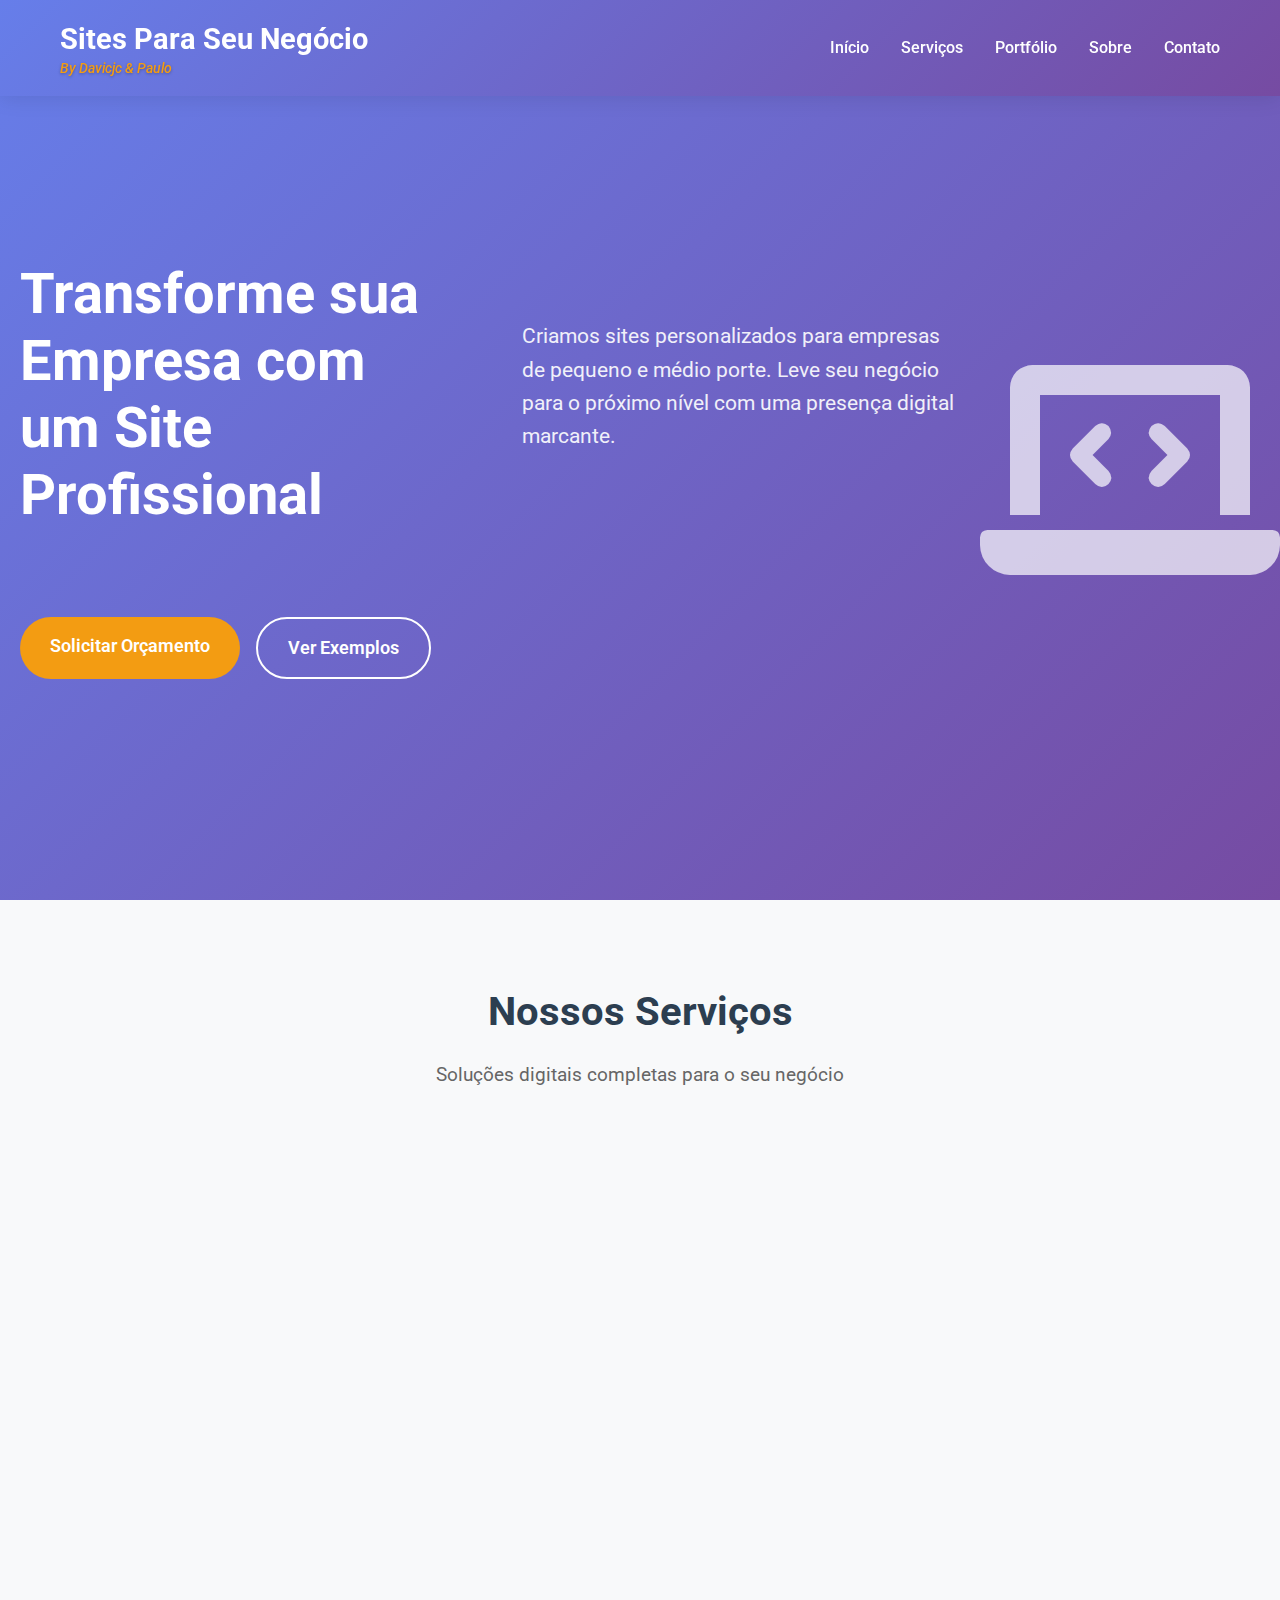
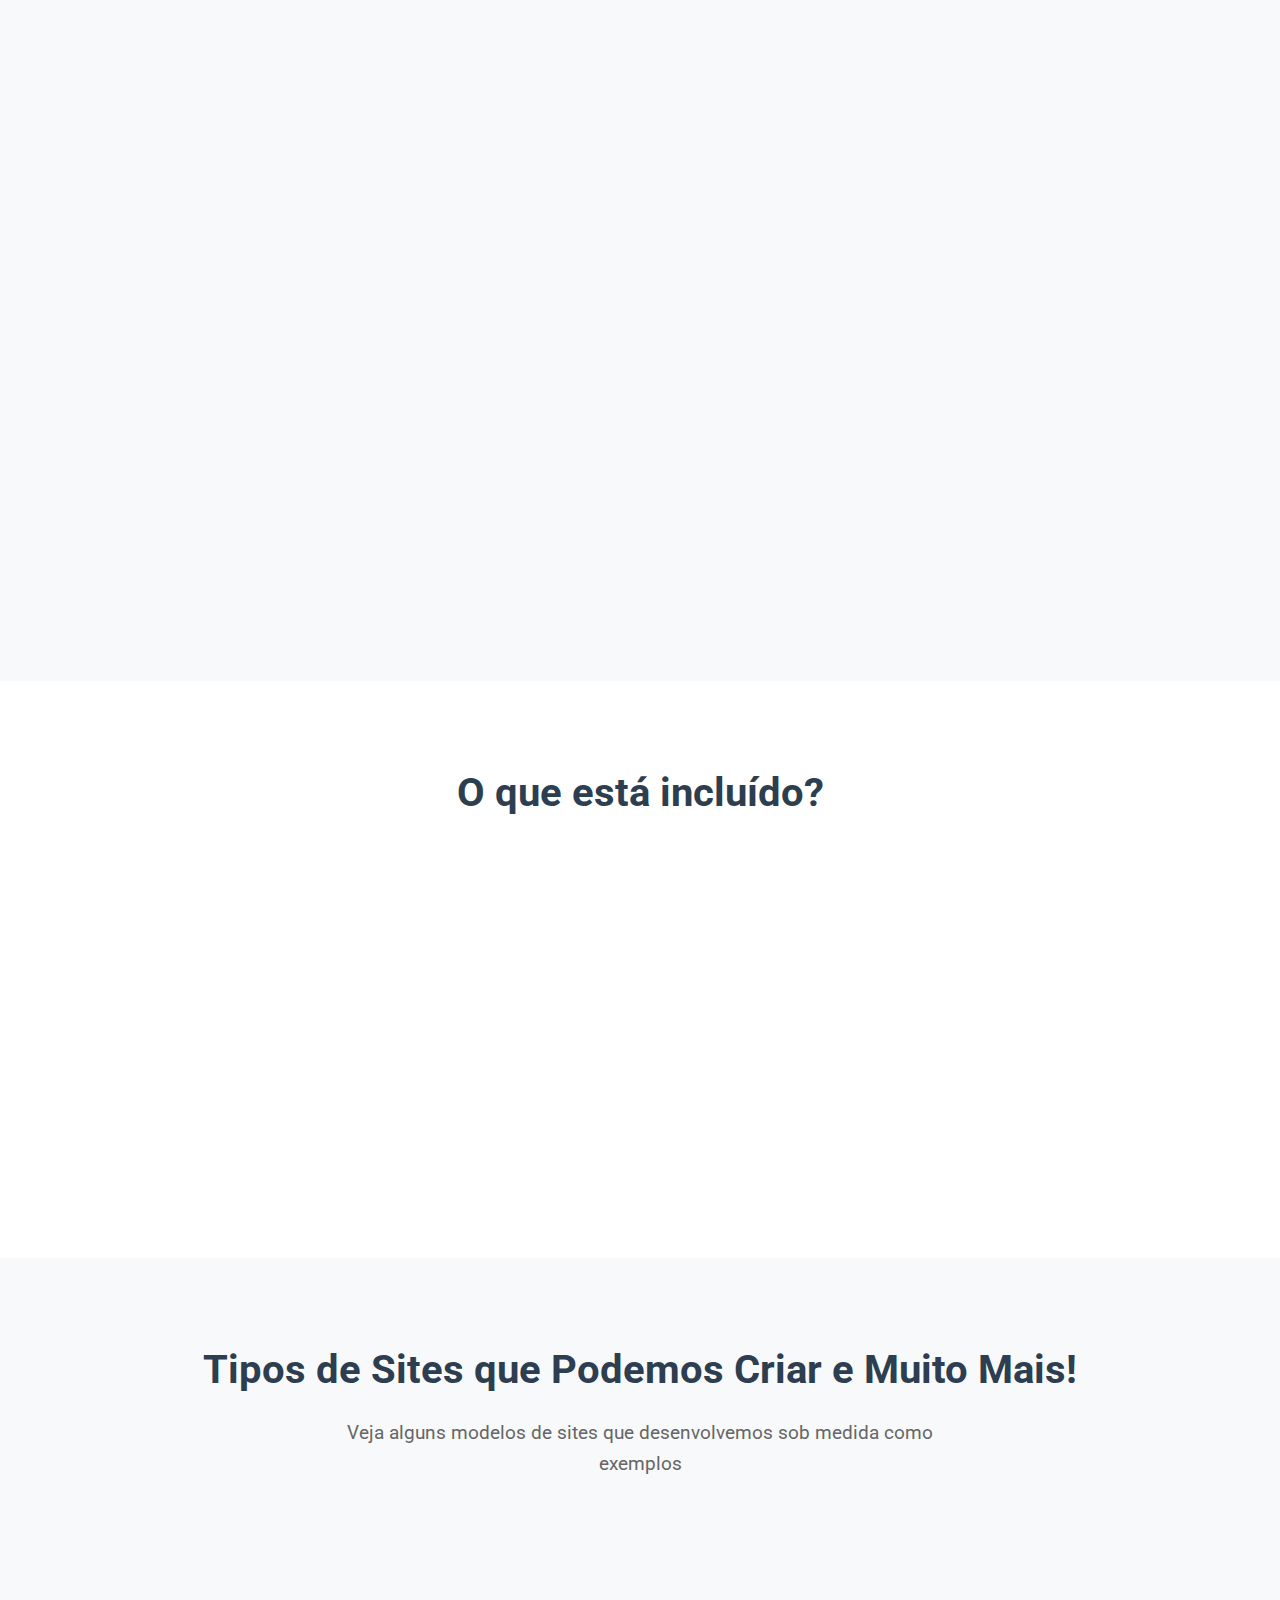
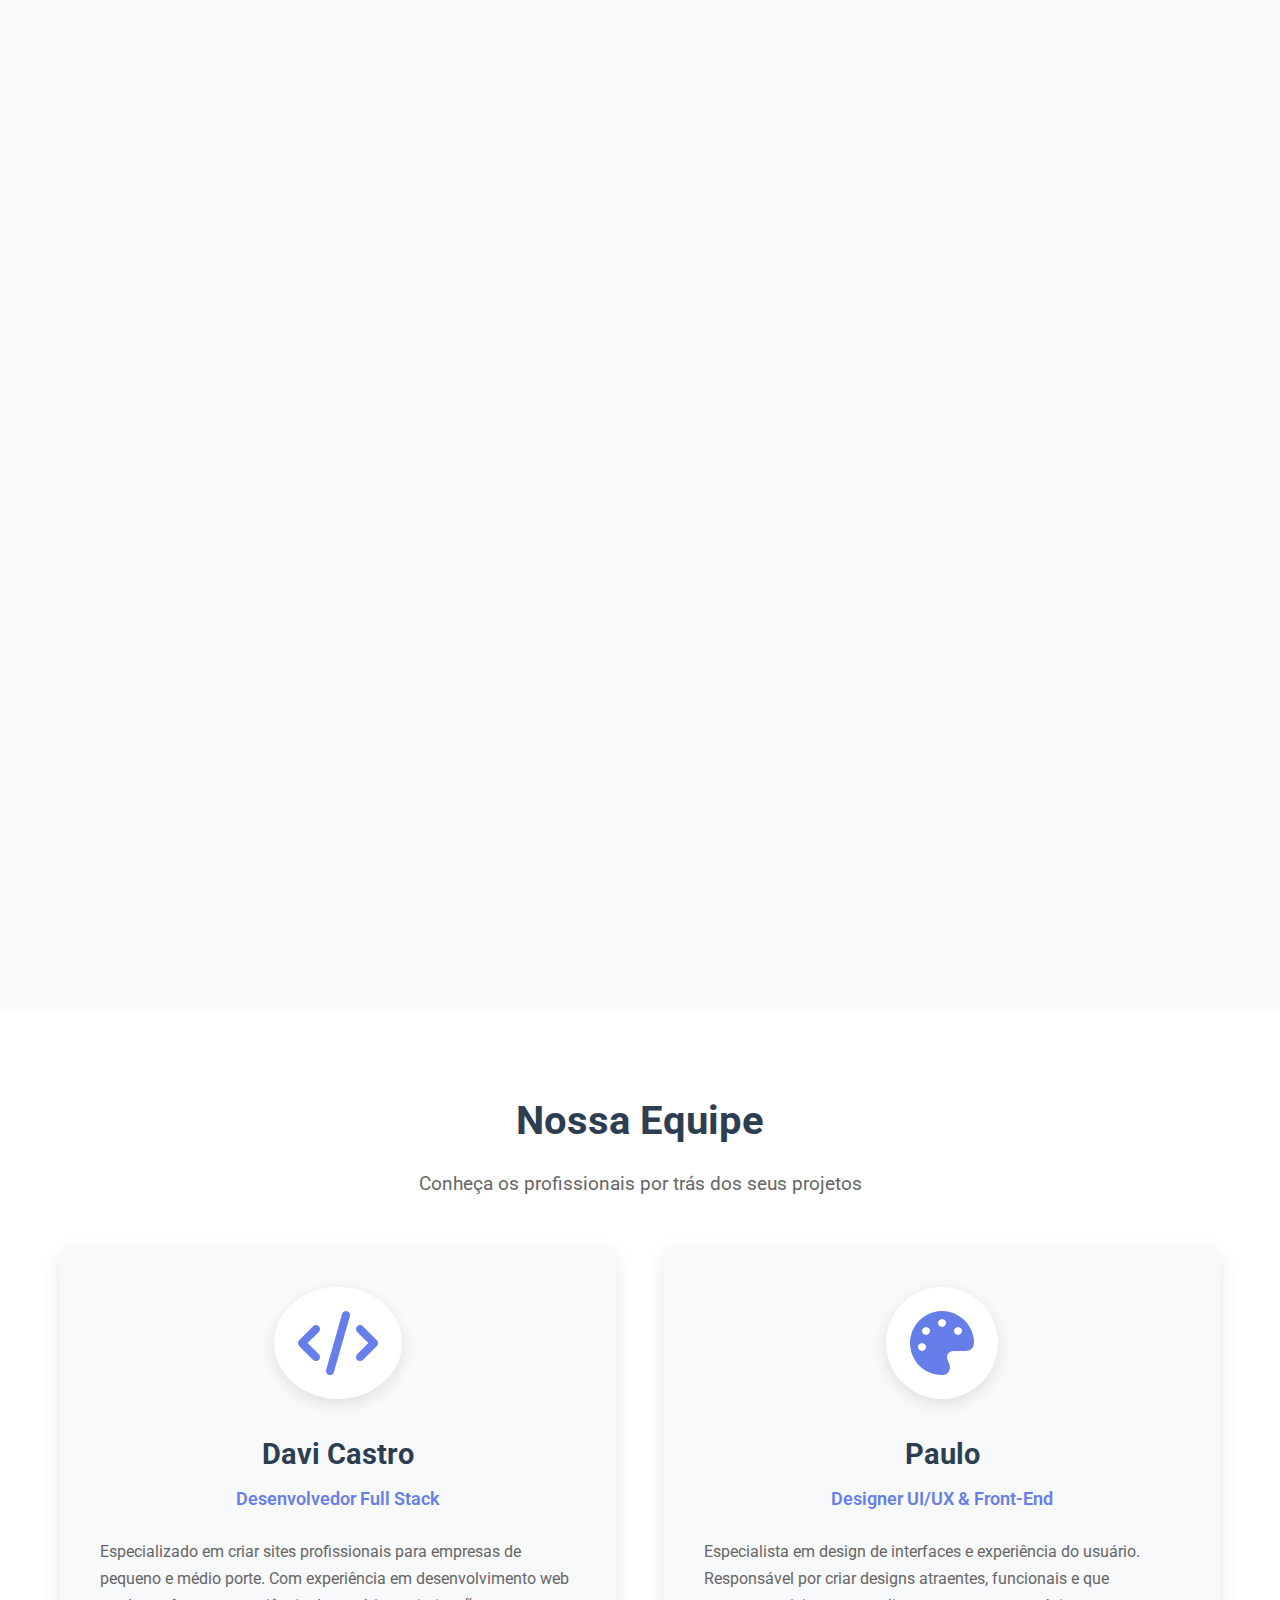
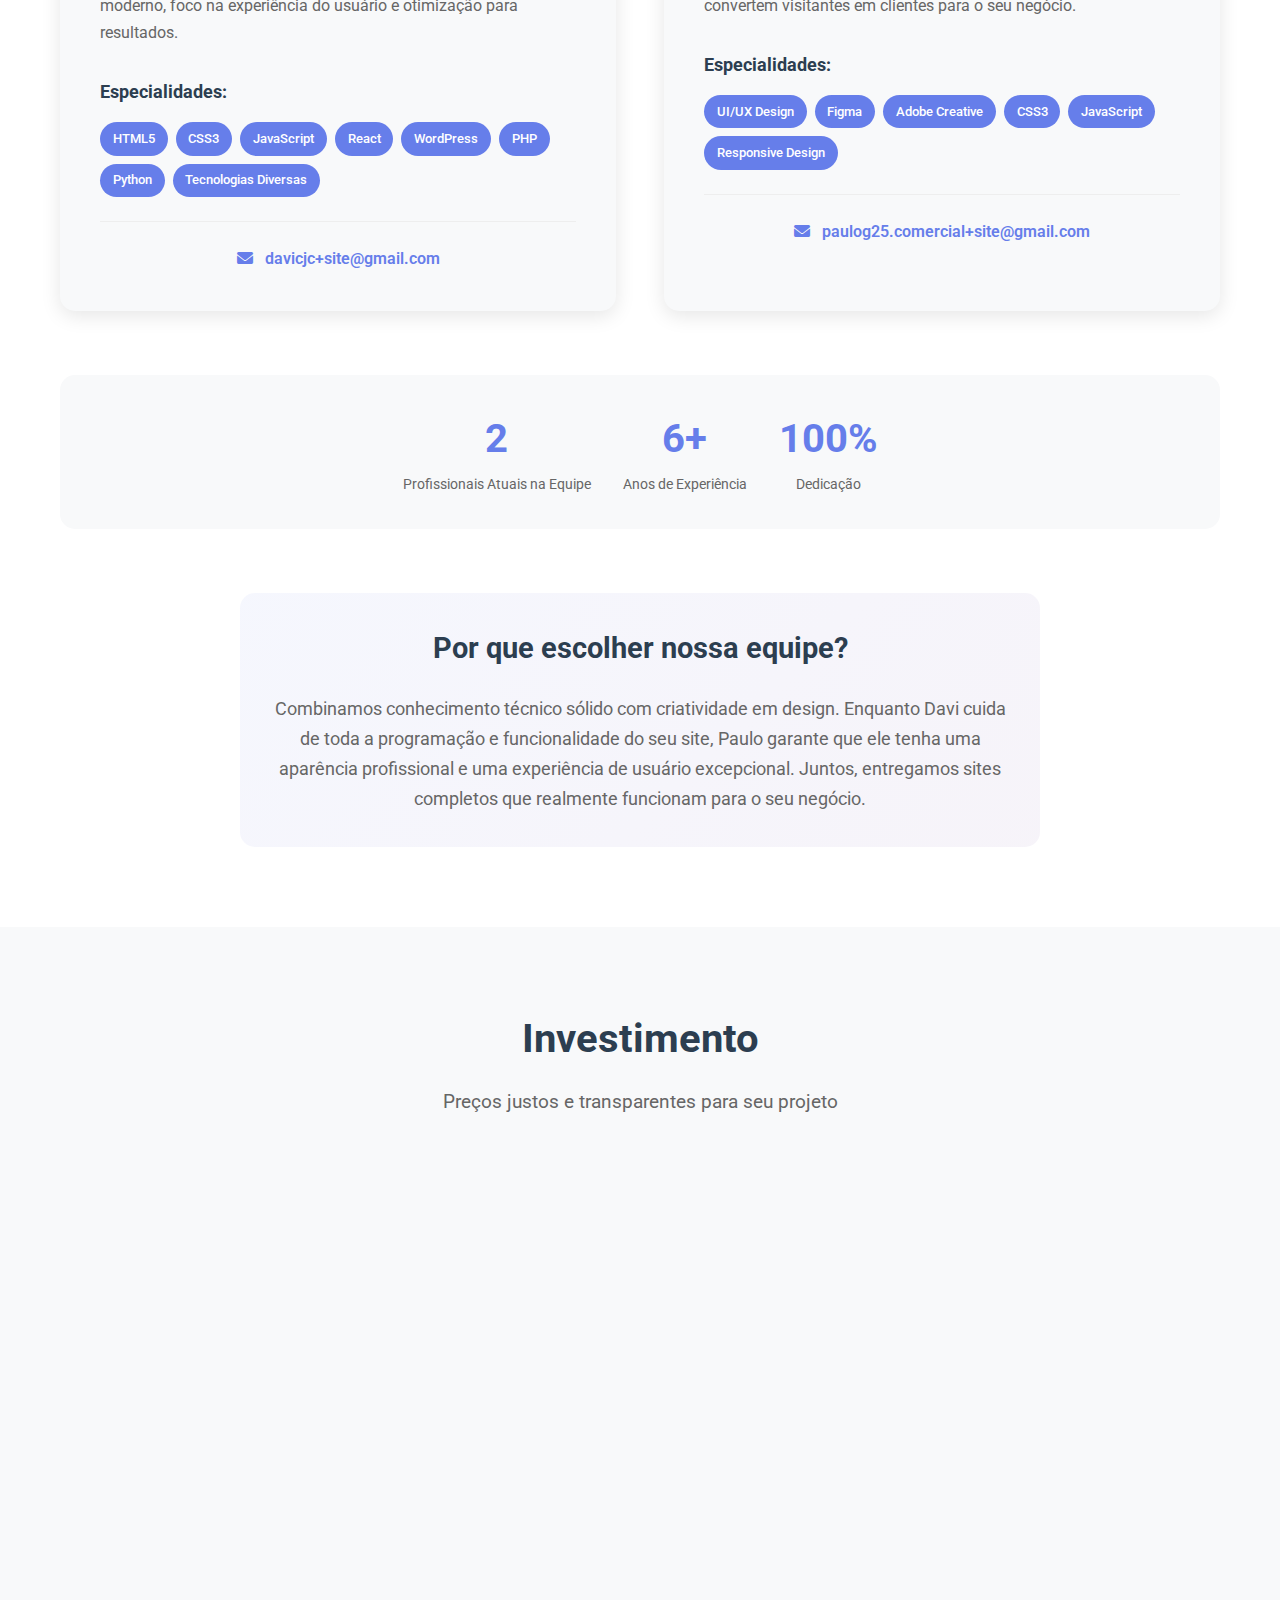
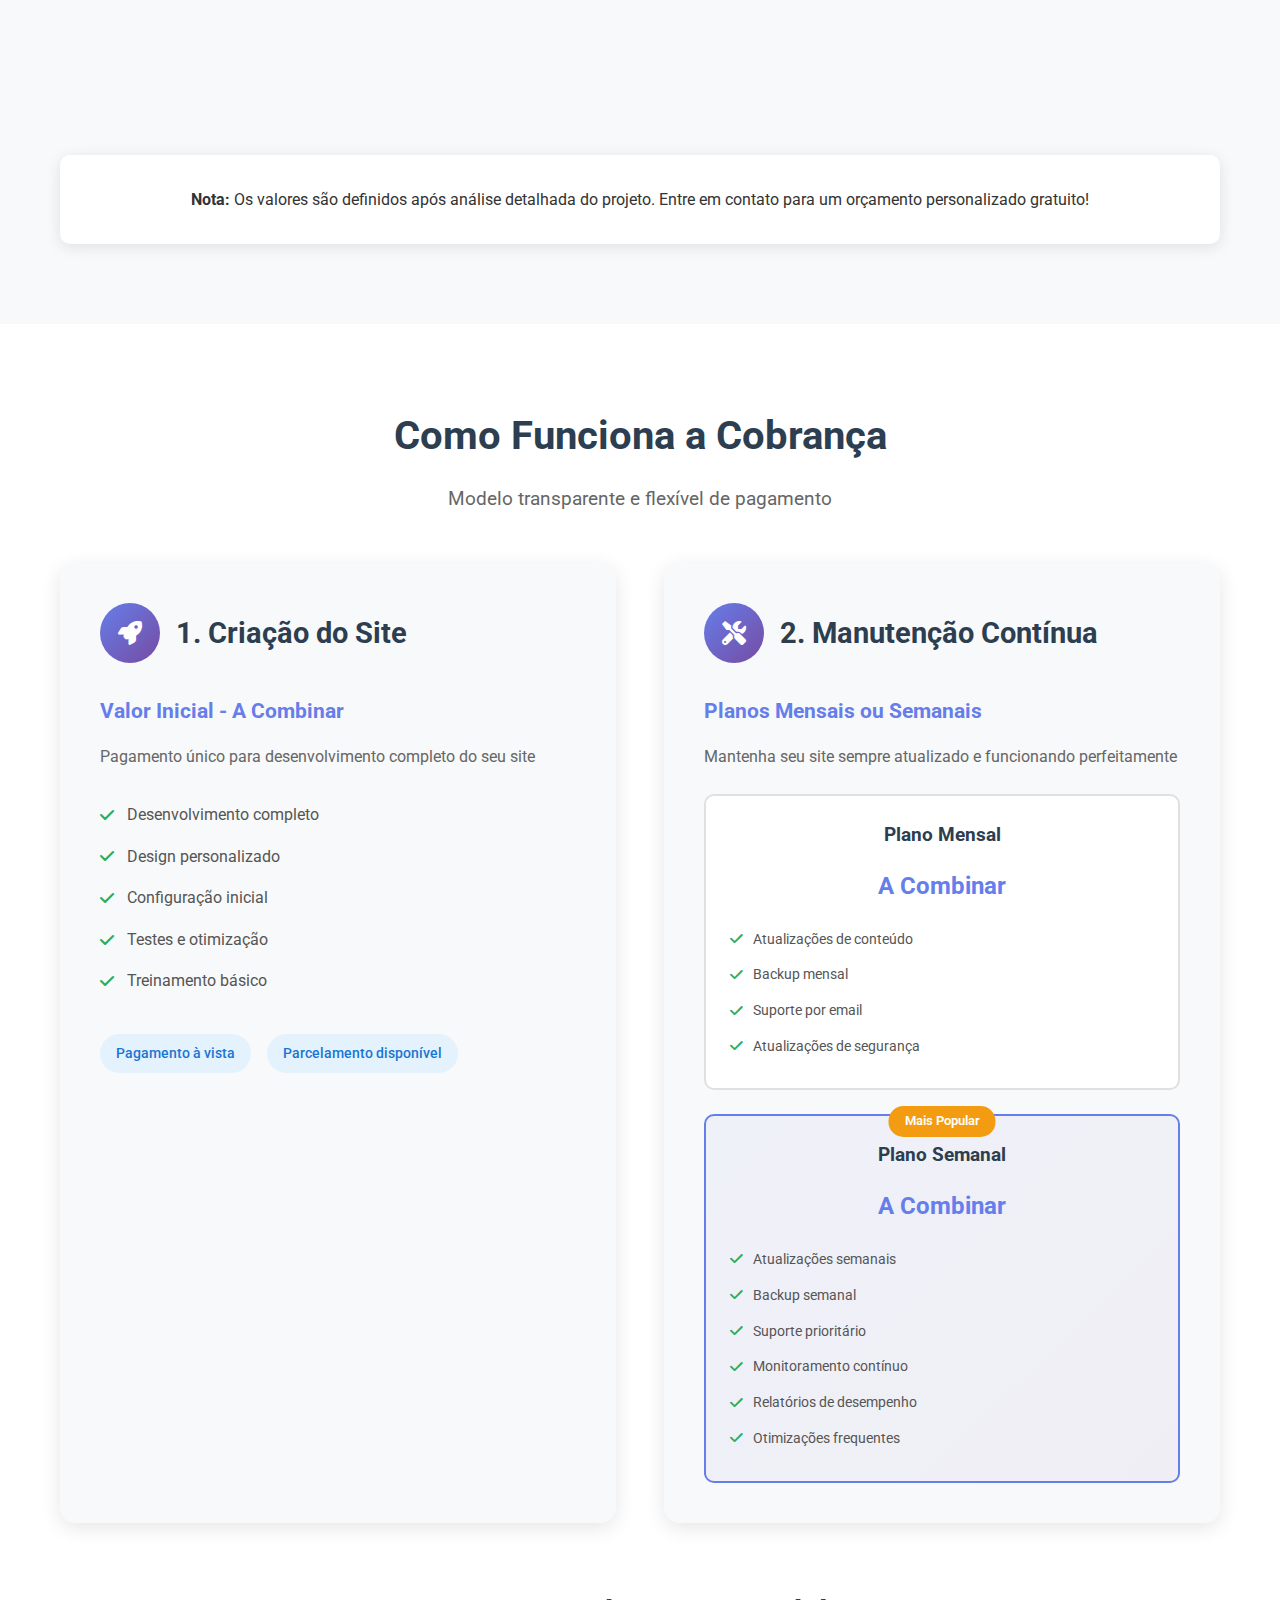
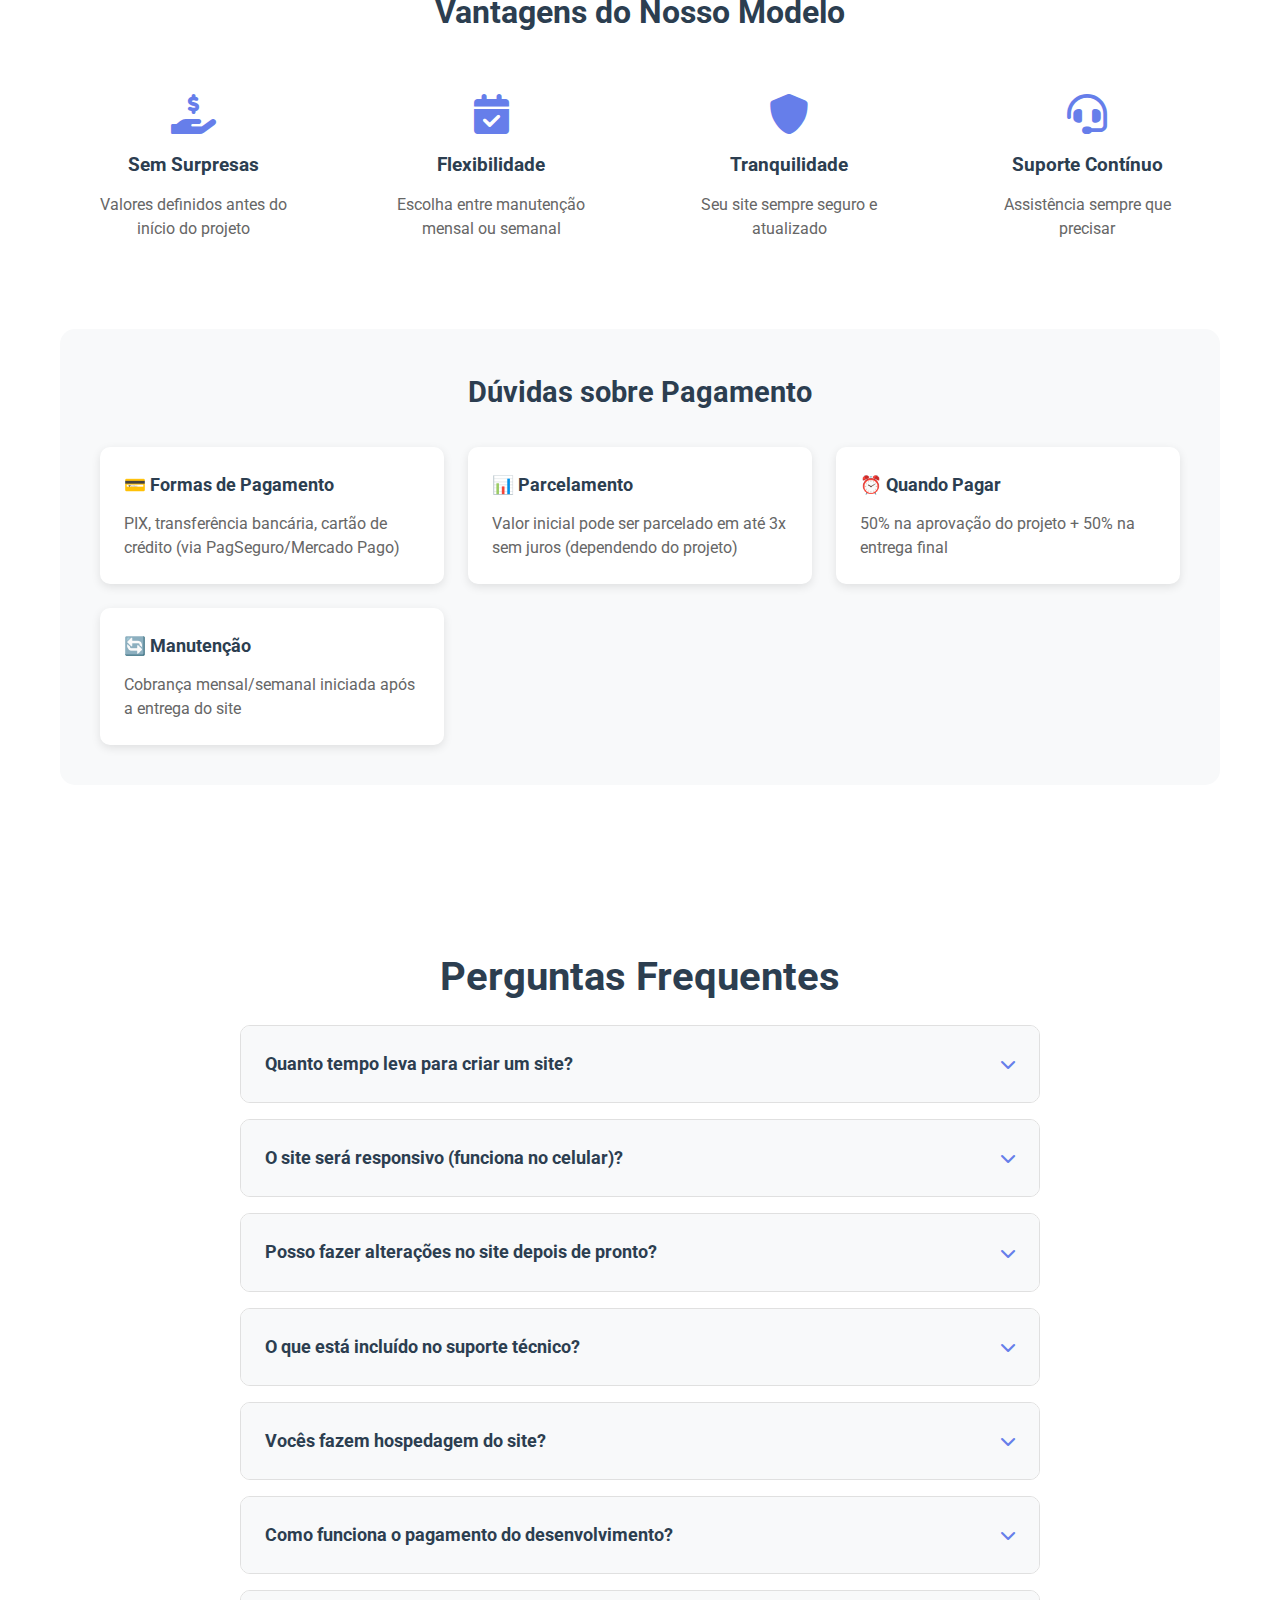
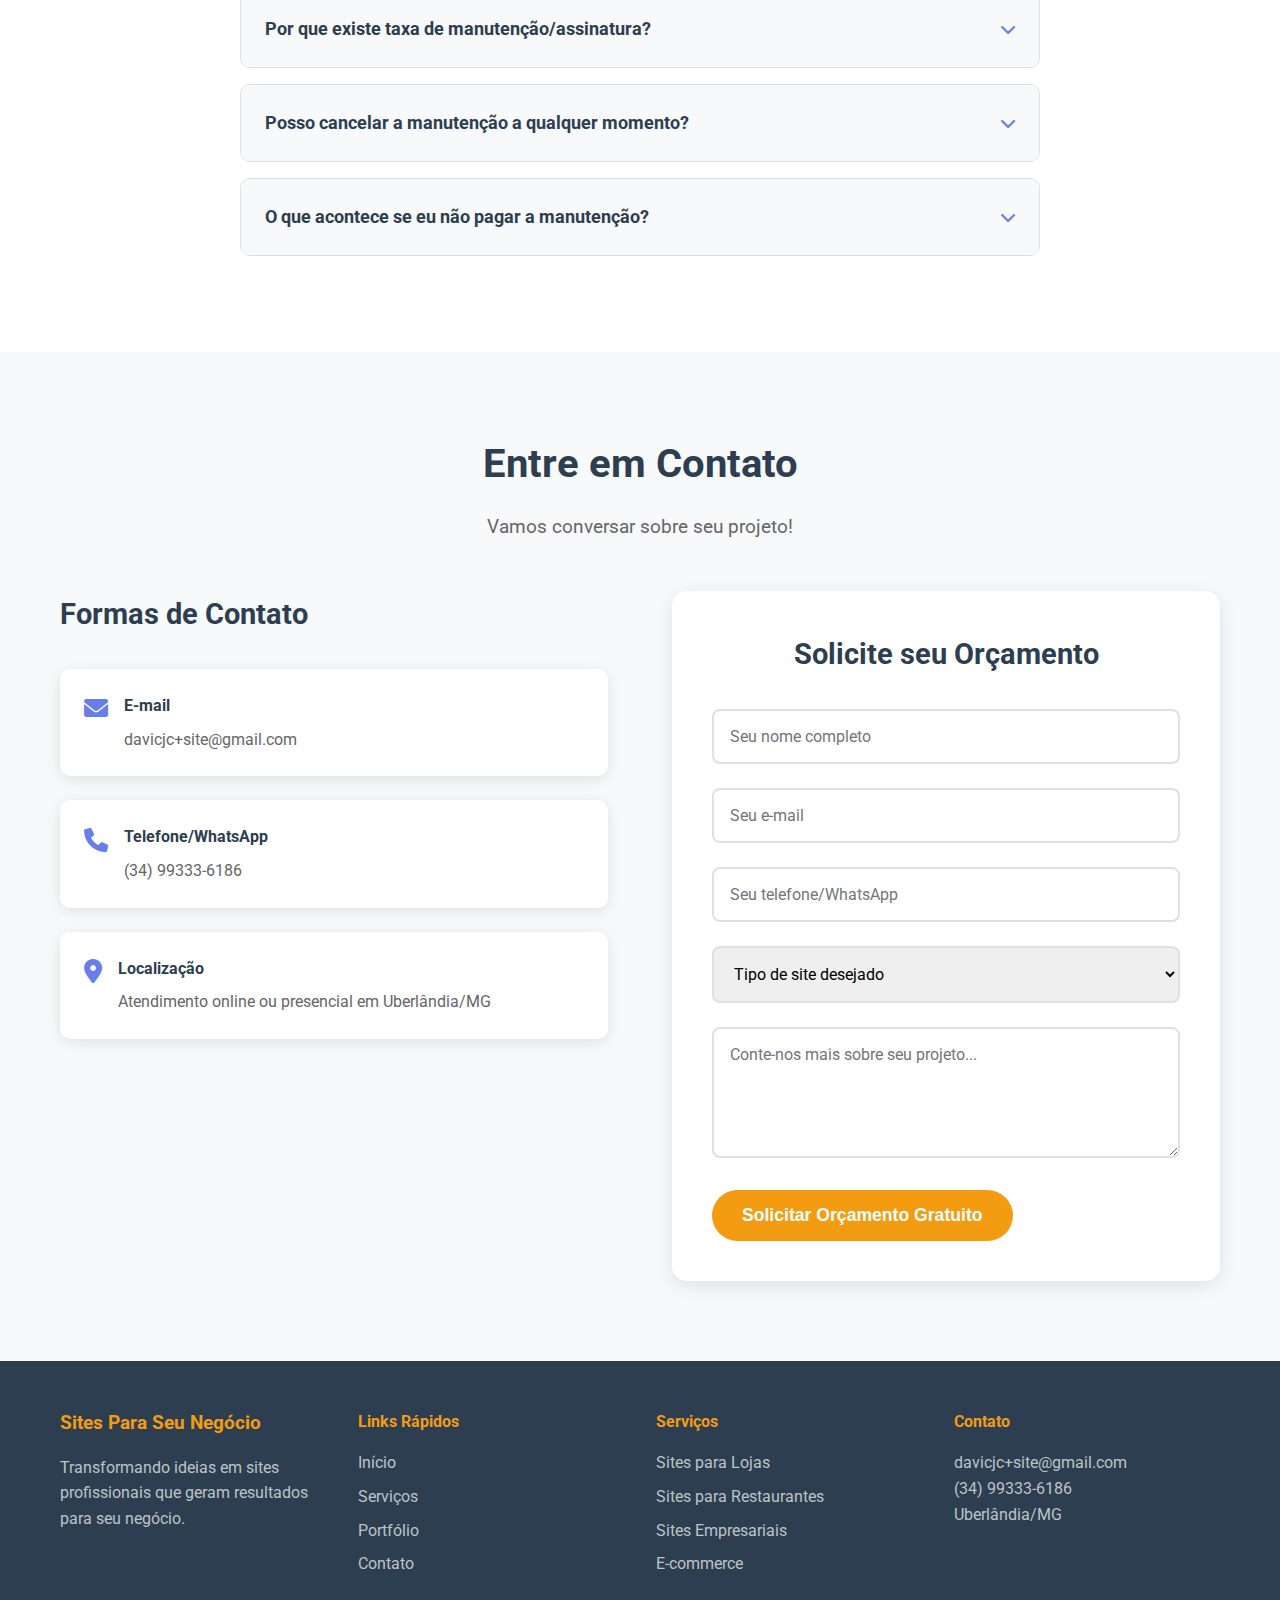
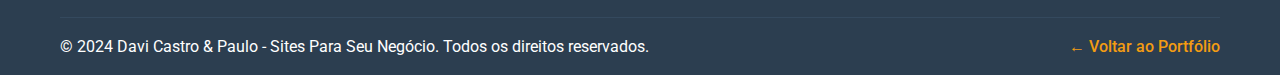
<file: SitePersonalizado/index.html>
<!DOCTYPE html>
<html lang="pt-BR">
<head>
    <meta charset="UTF-8">
    <meta name="viewport" content="width=device-width, initial-scale=1.0">
    <title>Sites Para Seu Negócio - Davi Castro & Paulo</title>
    <link rel="stylesheet" href="estilos/style.css">
    <link href="https://fonts.googleapis.com/css2?family=Roboto:wght@300;400;500;700&family=Playfair+Display:wght@400;700&display=swap" rel="stylesheet">
    <link rel="stylesheet" href="https://cdnjs.cloudflare.com/ajax/libs/font-awesome/6.0.0/css/all.min.css">
</head>
<body>
    <!-- Header -->
    <header class="header">
        <nav class="navbar">
            <div class="nav-container">
                <div class="logo">
                    <h2>Sites Para Seu Negócio</h2>
                    <span class="logo-subtitle">By Davicjc & Paulo</span>
                </div>
                <ul class="nav-menu">
                    <li><a href="#home" class="nav-link">Início</a></li>
                    <li><a href="#servicos" class="nav-link">Serviços</a></li>
                    <li><a href="#portfolio" class="nav-link">Portfólio</a></li>
                    <li><a href="#sobre" class="nav-link">Sobre</a></li>
                    <li><a href="#contato" class="nav-link">Contato</a></li>
                </ul>
                <div class="hamburger">
                    <span class="bar"></span>
                    <span class="bar"></span>
                    <span class="bar"></span>
                </div>
            </div>
        </nav>
    </header>

    <!-- Hero Section -->
    <section id="home" class="hero">
        <div class="hero-content">
            <h1 class="hero-title">Transforme sua Empresa com um Site Profissional</h1>
            <p class="hero-subtitle">Criamos sites personalizados para empresas de pequeno e médio porte. Leve seu negócio para o próximo nível com uma presença digital marcante.</p>
            <div class="hero-buttons">
                <a href="#contato" class="btn btn-primary">Solicitar Orçamento</a>
                <a href="#portfolio" class="btn btn-secondary">Ver Exemplos</a>
            </div>
        </div>
        <div class="hero-image">
            <i class="fas fa-laptop-code hero-icon"></i>
        </div>
    </section>

    <!-- Serviços Section -->
    <section id="servicos" class="services section-padding">
        <div class="container">
            <h2 class="section-title">Nossos Serviços</h2>
            <p class="section-subtitle">Soluções digitais completas para o seu negócio</p>
            
            <div class="services-grid">
                <div class="service-card">
                    <div class="service-icon">
                        <i class="fas fa-store"></i>
                    </div>
                    <h3>Sites para Lojas</h3>
                    <p>Sites profissionais para lojas físicas e virtuais, com catálogo de produtos, galeria de fotos e informações de contato.</p>
                    <ul class="service-features">
                        <li>Catálogo de produtos</li>
                        <li>Galeria de imagens</li>
                        <li>Formulário de contato</li>
                        <li>Integração com redes sociais</li>
                    </ul>
                </div>

                <div class="service-card">
                    <div class="service-icon">
                        <i class="fas fa-hamburger"></i>
                    </div>
                    <h3>Sites para Lanchonetes</h3>
                    <p>Apresente seu cardápio de forma atrativa, mostre o ambiente e facilite o contato com seus clientes.</p>
                    <ul class="service-features">
                        <li>Cardápio digital interativo</li>
                        <li>Fotos do ambiente</li>
                        <li>Horário de funcionamento</li>
                        <li>Delivery e contatos</li>
                    </ul>
                </div>

                <div class="service-card">
                    <div class="service-icon">
                        <i class="fas fa-briefcase"></i>
                    </div>
                    <h3>Sites Empresariais</h3>
                    <p>Sites corporativos que transmitem profissionalismo e credibilidade para sua empresa.</p>
                    <ul class="service-features">
                        <li>Apresentação da empresa</li>
                        <li>Equipe e valores</li>
                        <li>Portfólio de trabalhos</li>
                        <li>Blog corporativo</li>
                    </ul>
                </div>

                <div class="service-card">
                    <div class="service-icon">
                        <i class="fas fa-cut"></i>
                    </div>
                    <h3>Sites para Salões</h3>
                    <p>Mostre seus serviços, preços e permita agendamentos online para seu salão de beleza.</p>
                    <ul class="service-features">
                        <li>Galeria de trabalhos</li>
                        <li>Lista de serviços</li>
                        <li>Agendamento online</li>
                        <li>Avaliações de clientes</li>
                    </ul>
                </div>

                <div class="service-card">
                    <div class="service-icon">
                        <i class="fas fa-graduation-cap"></i>
                    </div>
                    <h3>Sites Educacionais</h3>
                    <p>Plataformas para escolas, cursos e professores compartilharem conhecimento.</p>
                    <ul class="service-features">
                        <li>Área de cursos</li>
                        <li>Material didático</li>
                        <li>Calendário de aulas</li>
                        <li>Portal do aluno</li>
                    </ul>
                </div>

                <div class="service-card">
                    <div class="service-icon">
                        <i class="fas fa-cogs"></i>
                    </div>
                    <h3>Sites Personalizados</h3>
                    <p>Qualquer tipo de site que você precise - desenvolvemos sob medida para seu negócio.</p>
                    <ul class="service-features">
                        <li>Desenvolvimento sob medida</li>
                        <li>Funcionalidades específicas</li>
                        <li>Design único</li>
                        <li>Integração com sistemas</li>
                    </ul>
                </div>
            </div>
        </div>
    </section>

    <!-- Funcionalidades Section -->
    <section class="features section-padding">
        <div class="container">
            <h2 class="section-title">O que está incluído?</h2>
            <div class="features-grid">
                <div class="feature-item">
                    <i class="fas fa-mobile-alt"></i>
                    <h3>Design Responsivo</h3>
                    <p>Seu site ficará perfeito em qualquer dispositivo</p>
                </div>
                <div class="feature-item">
                    <i class="fas fa-rocket"></i>
                    <h3>Carregamento Rápido</h3>
                    <p>Sites otimizados para velocidade máxima</p>
                </div>
                <div class="feature-item">
                    <i class="fas fa-sync-alt"></i>
                    <h3>Versatilidade</h3>
                    <p>Sempre que tiver alguma ideia nova, mande para nossa equipe. Seu site ficará atualizado sempre em cima de suas demandas!</p>
                </div>
                <div class="feature-item">
                    <i class="fas fa-headset"></i>
                    <h3>Suporte Técnico</h3>
                    <p>Assistência completa pós-entrega</p>
                </div>
            </div>
        </div>
    </section>

    <!-- Portfolio Section -->
    <section id="portfolio" class="portfolio section-padding">
        <div class="container">
            <h2 class="section-title">Tipos de Sites que Podemos Criar e Muito Mais!</h2>
            <p class="section-subtitle">Veja alguns modelos de sites que desenvolvemos sob medida como exemplos</p>
            
            <div class="portfolio-grid">
                <div class="portfolio-item">
                    <div class="portfolio-image">
                        <i class="fas fa-pizza-slice portfolio-icon"></i>
                    </div>
                    <div class="portfolio-content">
                        <h3>Site para Pizzaria</h3>
                        <p>Site completo com cardápio online, sistema de pedidos e área de delivery para restaurantes.</p>
                        <div class="portfolio-tags">
                            <span class="tag">Cardápio Digital</span>
                            <span class="tag">Pedidos Online</span>
                        </div>
                        <a href="exemplo/pizzaria.html" target="_blank" class="example-btn">Ver Exemplo</a>
                    </div>
                </div>

                <div class="portfolio-item">
                    <div class="portfolio-image">
                        <i class="fas fa-tshirt portfolio-icon"></i>
                    </div>
                    <div class="portfolio-content">
                        <h3>Loja Virtual</h3>
                        <p>E-commerce completo com catálogo de produtos, carrinho de compras e sistema de pagamento.</p>
                        <div class="portfolio-tags">
                            <span class="tag">E-commerce</span>
                            <span class="tag">Catálogo</span>
                        </div>
                        <a href="exemplo/loja-virtual.html" target="_blank" class="example-btn">Ver Exemplo</a>
                    </div>
                </div>

                <div class="portfolio-item">
                    <div class="portfolio-image">
                        <i class="fas fa-building portfolio-icon"></i>
                    </div>
                    <div class="portfolio-content">
                        <h3>Site Empresarial</h3>
                        <p>Site institucional com apresentação da empresa, serviços e formulário de contato.</p>
                        <div class="portfolio-tags">
                            <span class="tag">Institucional</span>
                            <span class="tag">Profissional</span>
                        </div>
                        <a href="exemplo/site-empresarial.html" target="_blank" class="example-btn">Ver Exemplo</a>
                    </div>
                </div>

                <div class="portfolio-item">
                    <div class="portfolio-image">
                        <i class="fas fa-spa portfolio-icon"></i>
                    </div>
                    <div class="portfolio-content">
                        <h3>Site para Salão</h3>
                        <p>Site com galeria de trabalhos, lista de serviços e sistema de agendamento online.</p>
                        <div class="portfolio-tags">
                            <span class="tag">Agendamento</span>
                            <span class="tag">Galeria</span>
                        </div>
                        <a href="exemplo/salao.html" target="_blank" class="example-btn">Ver Exemplo</a>
                    </div>
                </div>

                <div class="portfolio-item">
                    <div class="portfolio-image">
                        <i class="fas fa-user portfolio-icon"></i>
                    </div>
                    <div class="portfolio-content">
                        <h3>Seu Portfólio Profissional</h3>
                        <p>Sonha em ter um site para si próprio? Deixa que desenvolvemos para você!</p>
                        <div class="portfolio-tags">
                            <span class="tag">Portfólio</span>
                            <span class="tag">Pessoal</span>
                        </div>
                        <a href="exemplo/portfolio.html" target="_blank" class="example-btn">Ver Exemplo</a>
                    </div>
                </div>

                <div class="portfolio-item">
                    <div class="portfolio-image">
                        <i class="fas fa-dumbbell portfolio-icon"></i>
                    </div>
                    <div class="portfolio-content">
                        <h3>Site para Academia</h3>
                        <p>Site completo para academias com planos, horários, instrutores e área de matrícula online.</p>
                        <div class="portfolio-tags">
                            <span class="tag">Fitness</span>
                            <span class="tag">Matrículas</span>
                        </div>
                        <a href="exemplo/academia.html" target="_blank" class="example-btn">Ver Exemplo</a>
                    </div>
                </div>
            </div>
        </div>
    </section>

    <!-- Sobre Section -->
    <section id="sobre" class="about section-padding">
        <div class="container">
            <h2 class="section-title">Nossa Equipe</h2>
            <p class="section-subtitle">Conheça os profissionais por trás dos seus projetos</p>
            
            <div class="team-grid">
                <!-- Davi Castro -->
                <div class="team-member">
                    <div class="member-image">
                        <i class="fas fa-code member-icon"></i>
                    </div>
                    <div class="member-info">
                        <h3>Davi Castro</h3>
                        <p class="member-role">Desenvolvedor Full Stack</p>
                        <p class="member-description">Especializado em criar sites profissionais para empresas de pequeno e médio porte. Com experiência em desenvolvimento web moderno, foco na experiência do usuário e otimização para resultados.</p>
                        
                        <div class="member-skills">
                            <h4>Especialidades:</h4>
                            <div class="skills-list">
                                <span class="skill">HTML5</span>
                                <span class="skill">CSS3</span>
                                <span class="skill">JavaScript</span>
                                <span class="skill">React</span>
                                <span class="skill">WordPress</span>
                                <span class="skill">PHP</span>
                                <span class="skill">Python</span>
                                <span class="skill">Tecnologias Diversas</span>
                            </div>
                        </div>
                        
                        <div class="member-contact">
                            <p class="member-email"><i class="fas fa-envelope"></i> davicjc+site@gmail.com</p>
                        </div>
                    </div>
                </div>

                <!-- Paulo -->
                <div class="team-member">
                    <div class="member-image">
                        <i class="fas fa-palette member-icon"></i>
                    </div>
                    <div class="member-info">
                        <h3>Paulo</h3>
                        <p class="member-role">Designer UI/UX & Front-End</p>
                        <p class="member-description">Especialista em design de interfaces e experiência do usuário. Responsável por criar designs atraentes, funcionais e que convertem visitantes em clientes para o seu negócio.</p>
                        
                        <div class="member-skills">
                            <h4>Especialidades:</h4>
                            <div class="skills-list">
                                <span class="skill">UI/UX Design</span>
                                <span class="skill">Figma</span>
                                <span class="skill">Adobe Creative</span>
                                <span class="skill">CSS3</span>
                                <span class="skill">JavaScript</span>
                                <span class="skill">Responsive Design</span>
                            </div>
                        </div>
                        
                        <div class="member-contact">
                            <p class="member-email"><i class="fas fa-envelope"></i> paulog25.comercial+site@gmail.com</p>
                        </div>
                    </div>
                </div>
            </div>

            <div class="about-stats">
                <div class="stat">
                    <span class="stat-number">2</span>
                    <span class="stat-label">Profissionais Atuais na Equipe</span>
                </div>
                <div class="stat">
                    <span class="stat-number">6+</span>
                    <span class="stat-label">Anos de Experiência</span>
                </div>
                <div class="stat">
                    <span class="stat-number">100%</span>
                    <span class="stat-label">Dedicação</span>
                </div>
            </div>

            <div class="team-description">
                <h3>Por que escolher nossa equipe?</h3>
                <p>Combinamos conhecimento técnico sólido com criatividade em design. Enquanto Davi cuida de toda a programação e funcionalidade do seu site, Paulo garante que ele tenha uma aparência profissional e uma experiência de usuário excepcional. Juntos, entregamos sites completos que realmente funcionam para o seu negócio.</p>
            </div>
        </div>
    </section>

    <!-- Preços Section -->
    <section class="pricing section-padding">
        <div class="container">
            <h2 class="section-title">Investimento</h2>
            <p class="section-subtitle">Preços justos e transparentes para seu projeto</p>
            
            <div class="pricing-grid">
                <div class="pricing-card">
                    <div class="pricing-header">
                        <h3>Site Básico</h3>
                        <div class="price">
                            <span class="currency">R$</span>
                            <span class="amount">A Combinar</span>
                        </div>
                    </div>
                    <ul class="pricing-features">
                        <li><i class="fas fa-check"></i> Até 5 páginas</li>
                        <li><i class="fas fa-check"></i> Design responsivo</li>
                    </ul>
                    <p class="pricing-description">Ideal para: Pequenos negócios, profissionais liberais</p>
                </div>

                <div class="pricing-card featured">
                    <div class="pricing-badge">Mais Popular</div>
                    <div class="pricing-header">
                        <h3>Site Profissional</h3>
                        <div class="price">
                            <span class="currency">R$</span>
                            <span class="amount">A Combinar</span>
                        </div>
                    </div>
                    <ul class="pricing-features">
                        <li><i class="fas fa-check"></i> Até 10 páginas</li>
                        <li><i class="fas fa-check"></i> Design personalizado</li>
                        <li><i class="fas fa-check"></i> Sistema de gestão</li>
                    </ul>
                    <p class="pricing-description">Ideal para: Empresas, lojas, restaurantes</p>
                </div>

                <div class="pricing-card">
                    <div class="pricing-header">
                        <h3>E-commerce</h3>
                        <div class="price">
                            <span class="currency">R$</span>
                            <span class="amount">A Combinar</span>
                        </div>
                    </div>
                    <ul class="pricing-features">
                        <li><i class="fas fa-check"></i> Loja virtual completa</li>
                        <li><i class="fas fa-check"></i> Carrinho de compras</li>
                        <li><i class="fas fa-check"></i> Gateway de pagamento</li>
                        <li><i class="fas fa-check"></i> Gestão de produtos</li>
                        <li><i class="fas fa-check"></i> Relatórios de vendas</li>
                    </ul>
                    <p class="pricing-description">Ideal para: Lojas virtuais, vendas online</p>
                </div>
            </div>

            <div class="pricing-note">
                <p><strong>Nota:</strong> Os valores são definidos após análise detalhada do projeto. Entre em contato para um orçamento personalizado gratuito!</p>
            </div>
        </div>
    </section>

    <!-- Modelo de Cobrança Section -->
    <section class="payment-model section-padding">
        <div class="container">
            <h2 class="section-title">Como Funciona a Cobrança</h2>
            <p class="section-subtitle">Modelo transparente e flexível de pagamento</p>
            
            <div class="payment-structure">
                <div class="payment-phase">
                    <div class="phase-header">
                        <div class="phase-icon">
                            <i class="fas fa-rocket"></i>
                        </div>
                        <h3>1. Criação do Site</h3>
                    </div>
                    <div class="phase-content">
                        <h4>Valor Inicial - A Combinar</h4>
                        <p>Pagamento único para desenvolvimento completo do seu site</p>
                        <ul class="phase-features">
                            <li><i class="fas fa-check"></i> Desenvolvimento completo</li>
                            <li><i class="fas fa-check"></i> Design personalizado</li>
                            <li><i class="fas fa-check"></i> Configuração inicial</li>
                            <li><i class="fas fa-check"></i> Testes e otimização</li>
                            <li><i class="fas fa-check"></i> Treinamento básico</li>
                        </ul>
                        <div class="payment-options">
                            <span class="payment-badge">Pagamento à vista</span>
                            <span class="payment-badge">Parcelamento disponível</span>
                        </div>
                    </div>
                </div>

                <div class="payment-phase">
                    <div class="phase-header">
                        <div class="phase-icon">
                            <i class="fas fa-tools"></i>
                        </div>
                        <h3>2. Manutenção Contínua</h3>
                    </div>
                    <div class="phase-content">
                        <h4>Planos Mensais ou Semanais</h4>
                        <p>Mantenha seu site sempre atualizado e funcionando perfeitamente</p>
                        
                        <div class="maintenance-plans">
                            <div class="maintenance-plan">
                                <h5>Plano Mensal</h5>
                                <div class="plan-price">A Combinar</div>
                                <ul class="plan-features">
                                    <li><i class="fas fa-check"></i> Atualizações de conteúdo</li>
                                    <li><i class="fas fa-check"></i> Backup mensal</li>
                                    <li><i class="fas fa-check"></i> Suporte por email</li>
                                    <li><i class="fas fa-check"></i> Atualizações de segurança</li>
                                </ul>
                            </div>
                            
                            <div class="maintenance-plan featured-plan">
                                <h5>Plano Semanal</h5>
                                <div class="plan-price">A Combinar</div>
                                <div class="plan-badge">Mais Popular</div>
                                <ul class="plan-features">
                                    <li><i class="fas fa-check"></i> Atualizações semanais</li>
                                    <li><i class="fas fa-check"></i> Backup semanal</li>
                                    <li><i class="fas fa-check"></i> Suporte prioritário</li>
                                    <li><i class="fas fa-check"></i> Monitoramento contínuo</li>
                                    <li><i class="fas fa-check"></i> Relatórios de desempenho</li>
                                    <li><i class="fas fa-check"></i> Otimizações frequentes</li>
                                </ul>
                            </div>
                        </div>
                    </div>
                </div>
            </div>

            <div class="payment-benefits">
                <h3>Vantagens do Nosso Modelo</h3>
                <div class="benefits-grid">
                    <div class="benefit-item">
                        <i class="fas fa-hand-holding-usd"></i>
                        <h4>Sem Surpresas</h4>
                        <p>Valores definidos antes do início do projeto</p>
                    </div>
                    <div class="benefit-item">
                        <i class="fas fa-calendar-check"></i>
                        <h4>Flexibilidade</h4>
                        <p>Escolha entre manutenção mensal ou semanal</p>
                    </div>
                    <div class="benefit-item">
                        <i class="fas fa-shield-alt"></i>
                        <h4>Tranquilidade</h4>
                        <p>Seu site sempre seguro e atualizado</p>
                    </div>
                    <div class="benefit-item">
                        <i class="fas fa-headset"></i>
                        <h4>Suporte Contínuo</h4>
                        <p>Assistência sempre que precisar</p>
                    </div>
                </div>
            </div>

            <div class="payment-faq">
                <h3>Dúvidas sobre Pagamento</h3>
                <div class="payment-info">
                    <div class="info-item">
                        <h4>💳 Formas de Pagamento</h4>
                        <p>PIX, transferência bancária, cartão de crédito (via PagSeguro/Mercado Pago)</p>
                    </div>
                    <div class="info-item">
                        <h4>📊 Parcelamento</h4>
                        <p>Valor inicial pode ser parcelado em até 3x sem juros (dependendo do projeto)</p>
                    </div>
                    <div class="info-item">
                        <h4>⏰ Quando Pagar</h4>
                        <p>50% na aprovação do projeto + 50% na entrega final</p>
                    </div>
                    <div class="info-item">
                        <h4>🔄 Manutenção</h4>
                        <p>Cobrança mensal/semanal iniciada após a entrega do site</p>
                    </div>
                </div>
            </div>
        </div>
    </section>

    <!-- FAQ Section -->
    <section class="faq section-padding">
        <div class="container">
            <h2 class="section-title">Perguntas Frequentes</h2>
            
            <div class="faq-container">
                <div class="faq-item">
                    <div class="faq-question">
                        <h3>Quanto tempo leva para criar um site?</h3>
                        <i class="fas fa-chevron-down"></i>
                    </div>
                    <div class="faq-answer">
                        <p>O tempo varia conforme a complexidade do projeto. Sites básicos ficam prontos em 14-30 dias, enquanto projetos mais complexos podem levar de 2-4 semanas.</p>
                    </div>
                </div>

                <div class="faq-item">
                    <div class="faq-question">
                        <h3>O site será responsivo (funciona no celular)?</h3>
                        <i class="fas fa-chevron-down"></i>
                    </div>
                    <div class="faq-answer">
                        <p>Sim! Todos os nossos sites são desenvolvidos com design responsivo, funcionando perfeitamente em computadores, tablets e smartphones.</p>
                    </div>
                </div>

                <div class="faq-item">
                    <div class="faq-question">
                        <h3>Posso fazer alterações no site depois de pronto?</h3>
                        <i class="fas fa-chevron-down"></i>
                    </div>
                    <div class="faq-answer">
                        <p>Claro! Desenvolvemos sites com sistemas de gestão fáceis de usar, para que você possa atualizar textos, imagens e conteúdos sem precisar de conhecimento técnico, ou pode contratar nossos serviços mensais para sempre manter o mesmo atualizado com novas informações.</p>
                    </div>
                </div>

                <div class="faq-item">
                    <div class="faq-question">
                        <h3>O que está incluído no suporte técnico?</h3>
                        <i class="fas fa-chevron-down"></i>
                    </div>
                    <div class="faq-answer">
                        <p>O suporte inclui correção de bugs, atualizações de segurança, backup dos dados e assistência para pequenas alterações de conteúdo.</p>
                    </div>
                </div>

                <div class="faq-item">
                    <div class="faq-question">
                        <h3>Vocês fazem hospedagem do site?</h3>
                        <i class="fas fa-chevron-down"></i>
                    </div>
                    <div class="faq-answer">
                        <p>Podemos fazer vários tipos de hospedagem a partir da vontade do comprador. Podemos criar um site com hospedagem gratuita com um link não personalizado, ou podemos ir na sua empresa montar o servidor onde ficarão todos os dados do seu próprio site, assim você terá seu site no mesmo ambiente em que você trabalha com a vantagem do link personalizado! Ou podemos verificar e selecionar um host pago online como Amazon e outros serviços.</p>
                    </div>
                </div>

                <div class="faq-item">
                    <div class="faq-question">
                        <h3>Como funciona o pagamento do desenvolvimento?</h3>
                        <i class="fas fa-chevron-down"></i>
                    </div>
                    <div class="faq-answer">
                        <p>O pagamento é dividido em duas partes: 50% na aprovação do projeto e 50% na entrega final. Aceitamos PIX, transferência bancária e cartão de crédito. Parcelamento disponível em até 3x sem juros.</p>
                    </div>
                </div>

                <div class="faq-item">
                    <div class="faq-question">
                        <h3>Por que existe taxa de manutenção/assinatura?</h3>
                        <i class="fas fa-chevron-down"></i>
                    </div>
                    <div class="faq-answer">
                        <p>A manutenção garante que seu site esteja sempre atualizado, seguro e funcionando perfeitamente. Inclui backups, atualizações de segurança, correções e suporte contínuo. Você pode escolher entre planos mensais ou semanais.</p>
                    </div>
                </div>

                <div class="faq-item">
                    <div class="faq-question">
                        <h3>Posso cancelar a manutenção a qualquer momento?</h3>
                        <i class="fas fa-chevron-down"></i>
                    </div>
                    <div class="faq-answer">
                        <p>Sim! Não há fidelidade. Você pode cancelar a manutenção quando quiser, mas recomendamos manter pelo menos o plano mensal para garantir a segurança e funcionamento do seu site. Assim que for cancelado, passaremos as instruções de como manipular seu site e todos os dados em nosso sistema serão repassados para vocês, porém não teremos mais autonomia sobre o projeto. Por isso recomendamos uma assinatura negociada para manter o site sempre atualizado dependendo de suas demandas.</p>
                    </div>
                </div>

                <div class="faq-item">
                    <div class="faq-question">
                        <h3>O que acontece se eu não pagar a manutenção?</h3>
                        <i class="fas fa-chevron-down"></i>
                    </div>
                    <div class="faq-answer">
                        <p>Seu site continuará funcionando normalmente, mas ficará sem atualizações de segurança, backups e suporte técnico. Recomendamos fortemente manter a manutenção para evitar problemas futuros.</p>
                    </div>
                </div>
            </div>
        </div>
    </section>

    <!-- Contato Section -->
    <section id="contato" class="contact section-padding">
        <div class="container">
            <h2 class="section-title">Entre em Contato</h2>
            <p class="section-subtitle">Vamos conversar sobre seu projeto!</p>
            
            <div class="contact-content">
                <div class="contact-info">
                    <h3>Formas de Contato</h3>
                    <div class="contact-methods">
                        <div class="contact-method">
                            <i class="fas fa-envelope"></i>
                            <div>
                                <h4>E-mail</h4>
                                <p>davicjc+site@gmail.com</p>
                            </div>
                        </div>
                        <div class="contact-method">
                            <i class="fas fa-phone"></i>
                            <div>
                                <h4>Telefone/WhatsApp</h4>
                                <p>(34) 99333-6186</p>
                            </div>
                        </div>
                        <div class="contact-method">
                            <i class="fas fa-map-marker-alt"></i>
                            <div>
                                <h4>Localização</h4>
                                <p>Atendimento online ou presencial em Uberlândia/MG</p>
                            </div>
                        </div>
                    </div>
                </div>

                <div class="contact-form-container">
                    <h3>Solicite seu Orçamento</h3>
                    <form class="contact-form">
                        <div class="form-group">
                            <input type="text" placeholder="Seu nome completo" required>
                        </div>
                        <div class="form-group">
                            <input type="email" placeholder="Seu e-mail" required>
                        </div>
                        <div class="form-group">
                            <input type="tel" placeholder="Seu telefone/WhatsApp">
                        </div>
                        <div class="form-group">
                            <select required>
                                <option value="">Tipo de site desejado</option>
                                <option value="loja">Site para Loja</option>
                                <option value="lanchonete">Site para Lanchonete</option>
                                <option value="empresa">Site Empresarial</option>
                                <option value="salao">Site para Salão</option>
                                <option value="educacional">Site Educacional</option>
                                <option value="personalizado">Site Personalizado</option>
                            </select>
                        </div>
                        <div class="form-group">
                            <textarea placeholder="Conte-nos mais sobre seu projeto..." rows="5"></textarea>
                        </div>
                        <button type="submit" class="btn btn-primary">Solicitar Orçamento Gratuito</button>
                    </form>
                </div>
            </div>
        </div>
    </section>

    <!-- Footer -->
    <footer class="footer">
        <div class="container">
            <div class="footer-content">
                <div class="footer-section">
                    <h3>Sites Para Seu Negócio</h3>
                    <p>Transformando ideias em sites profissionais que geram resultados para seu negócio.</p>
                </div>
                <div class="footer-section">
                    <h4>Links Rápidos</h4>
                    <ul>
                        <li><a href="#home">Início</a></li>
                        <li><a href="#servicos">Serviços</a></li>
                        <li><a href="#portfolio">Portfólio</a></li>
                        <li><a href="#contato">Contato</a></li>
                    </ul>
                </div>
                <div class="footer-section">
                    <h4>Serviços</h4>
                    <ul>
                        <li>Sites para Lojas</li>
                        <li>Sites para Restaurantes</li>
                        <li>Sites Empresariais</li>
                        <li>E-commerce</li>
                    </ul>
                </div>
                <div class="footer-section">
                    <h4>Contato</h4>
                    <p>davicjc+site@gmail.com</p>
                    <p>(34) 99333-6186</p>
                    <p>Uberlândia/MG</p>
                </div>
            </div>
            <div class="footer-bottom">
                <p>&copy; 2024 Davi Castro & Paulo - Sites Para Seu Negócio. Todos os direitos reservados.</p>
                <a href="../index.html" class="back-portfolio">← Voltar ao Portfólio</a>
            </div>
        </div>
    </footer>

    <script src="scripts/script.js"></script>
</body>
</html>
</file>
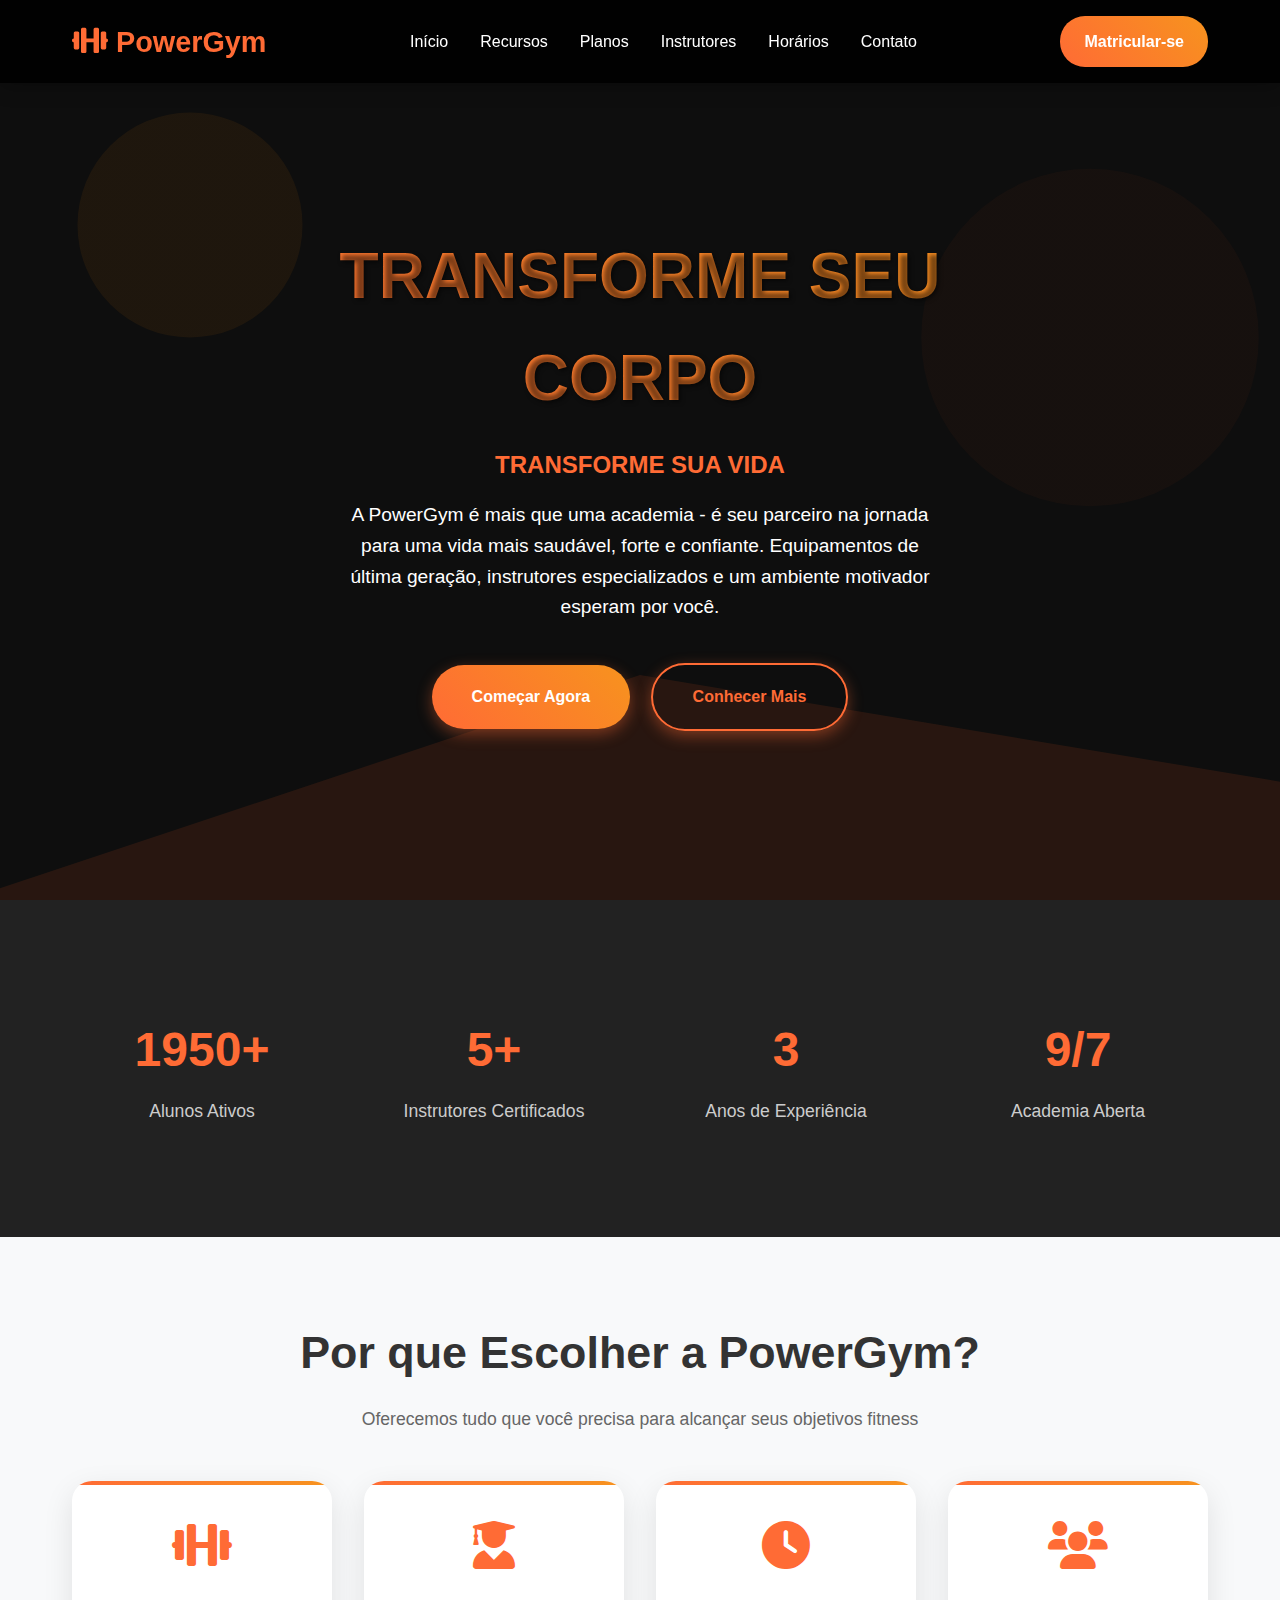
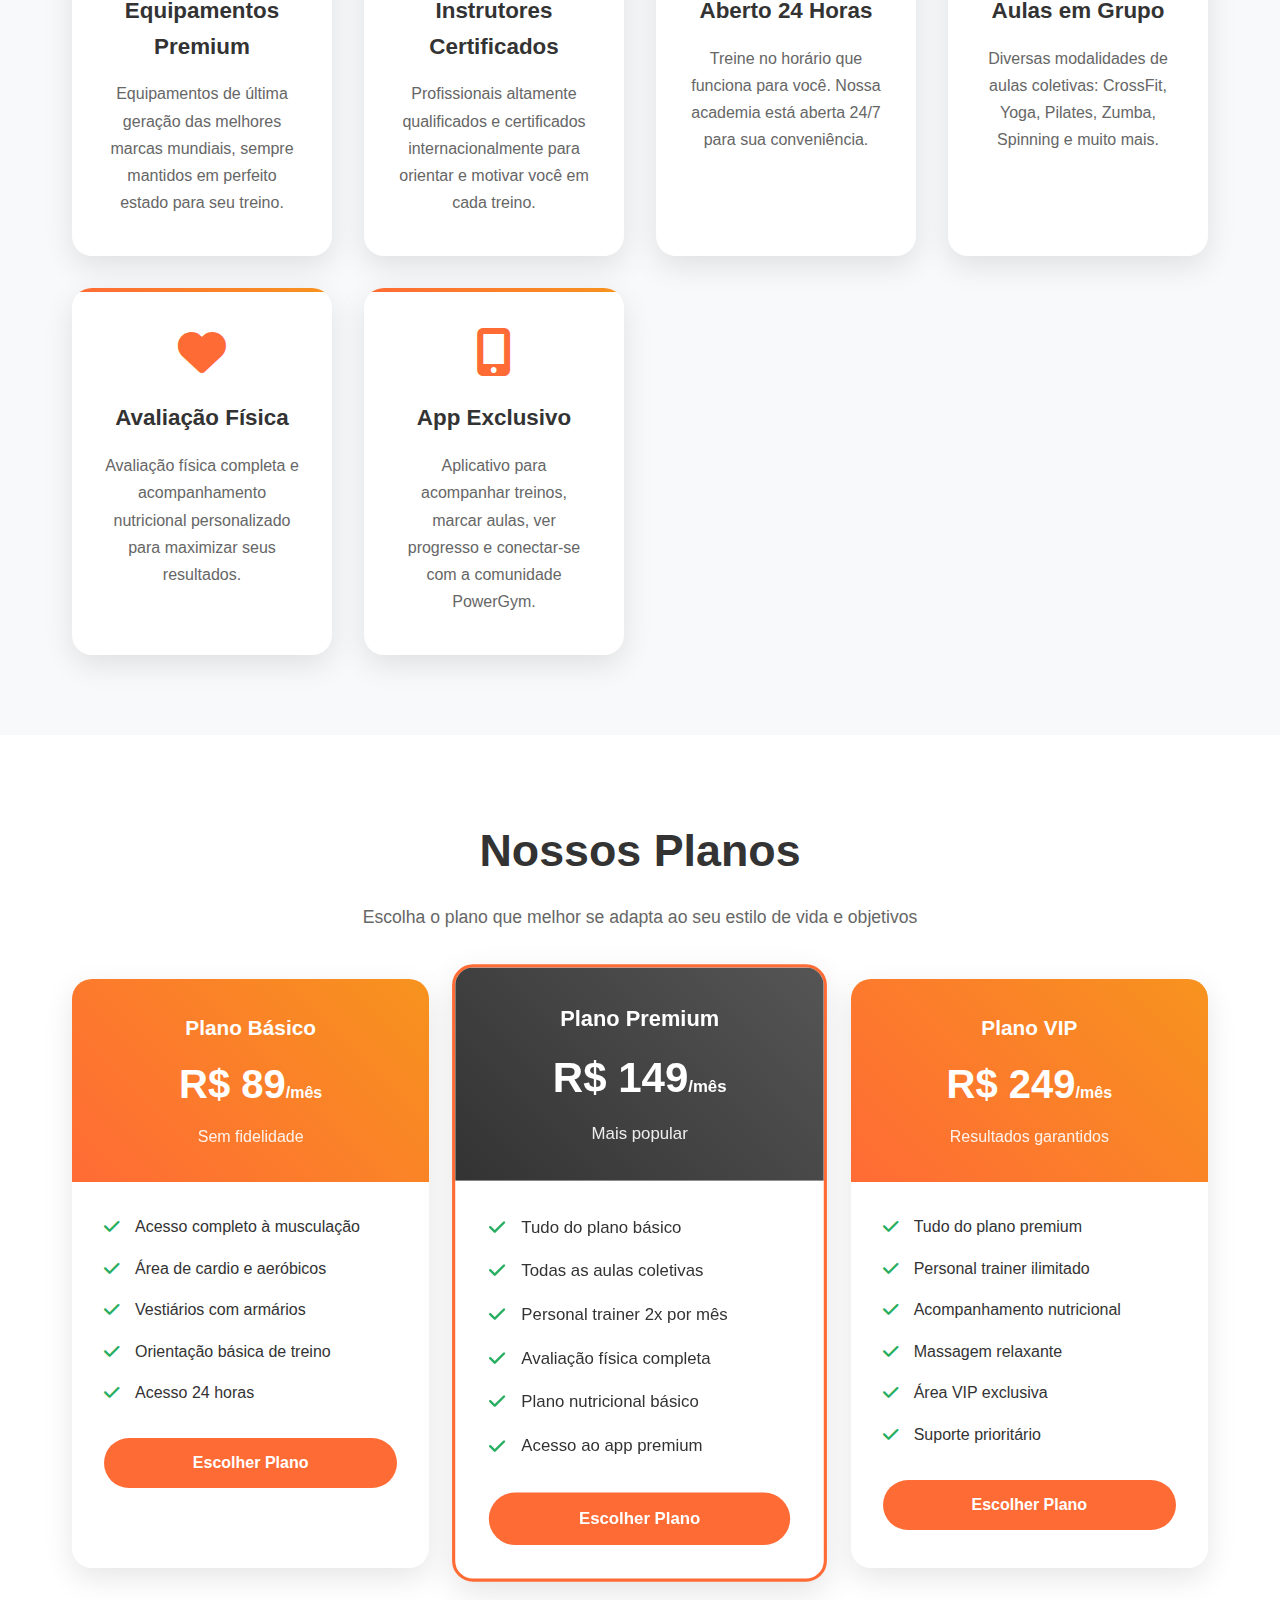
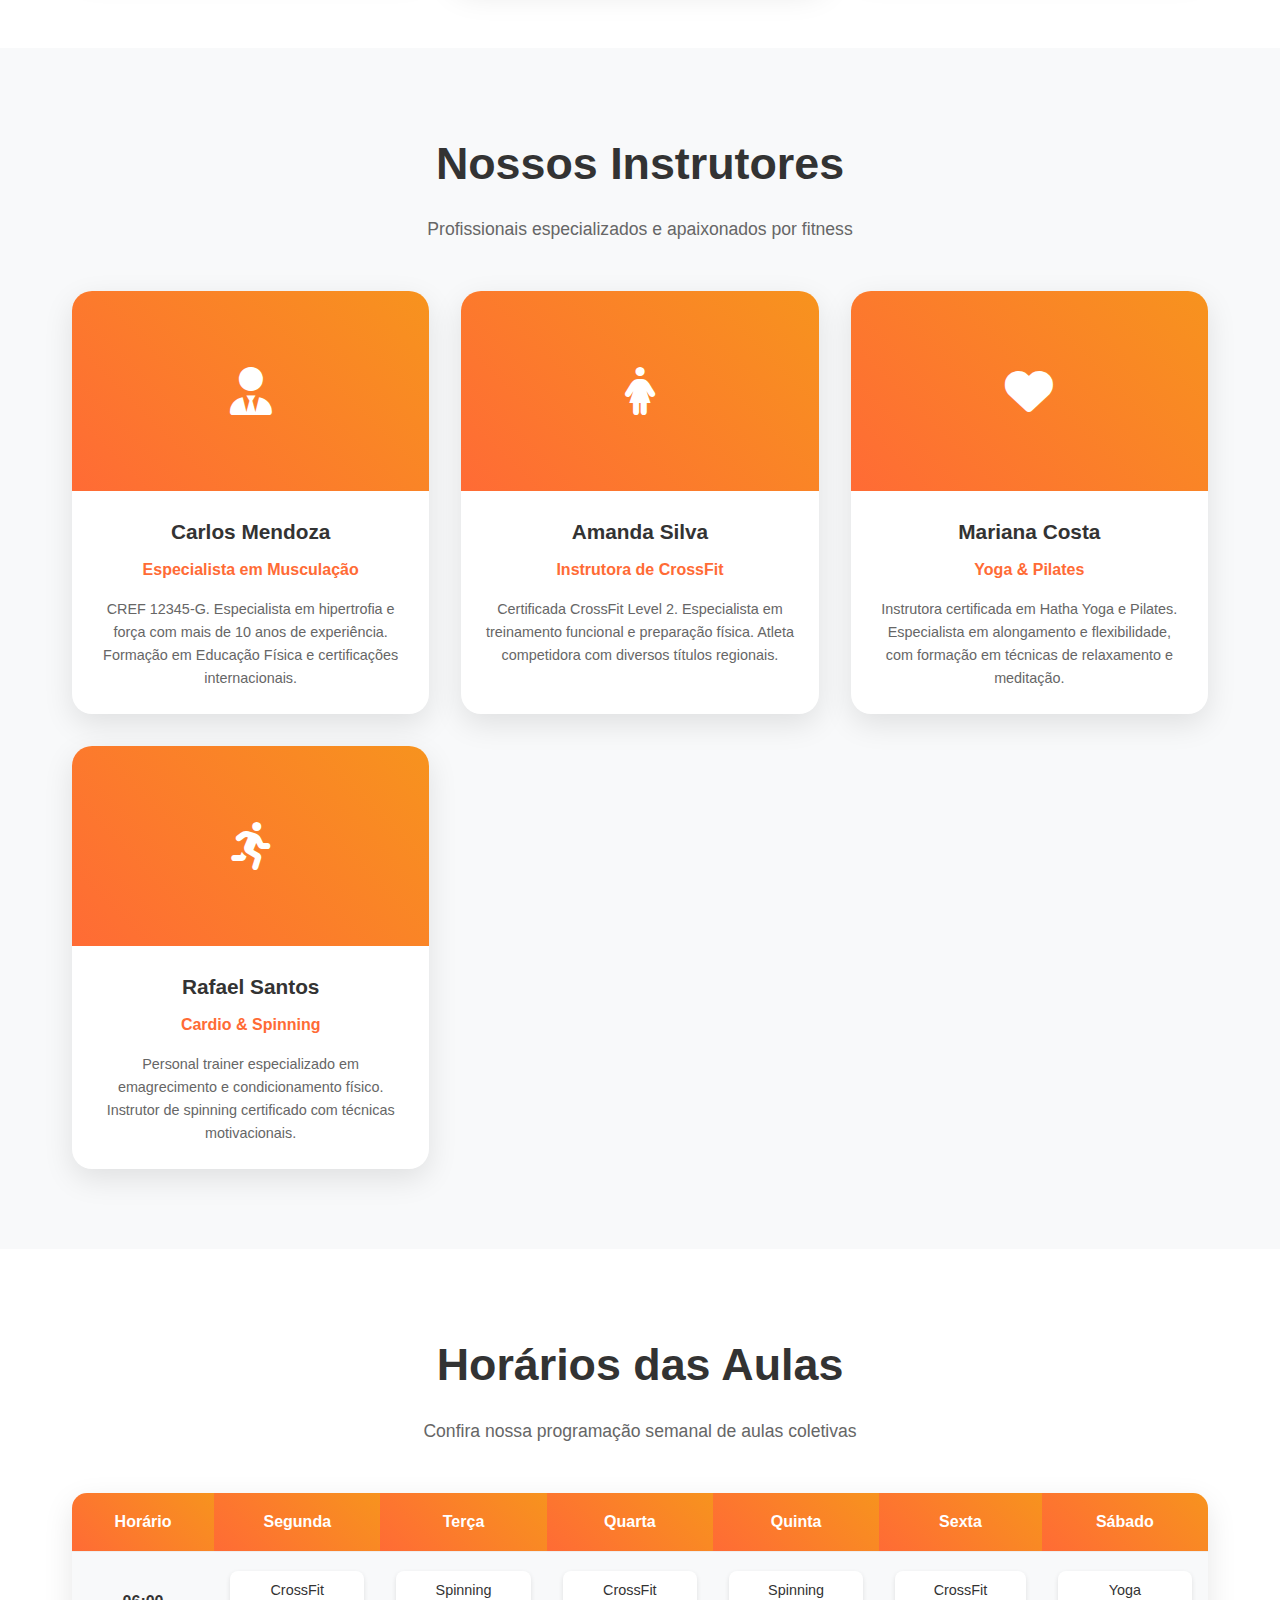
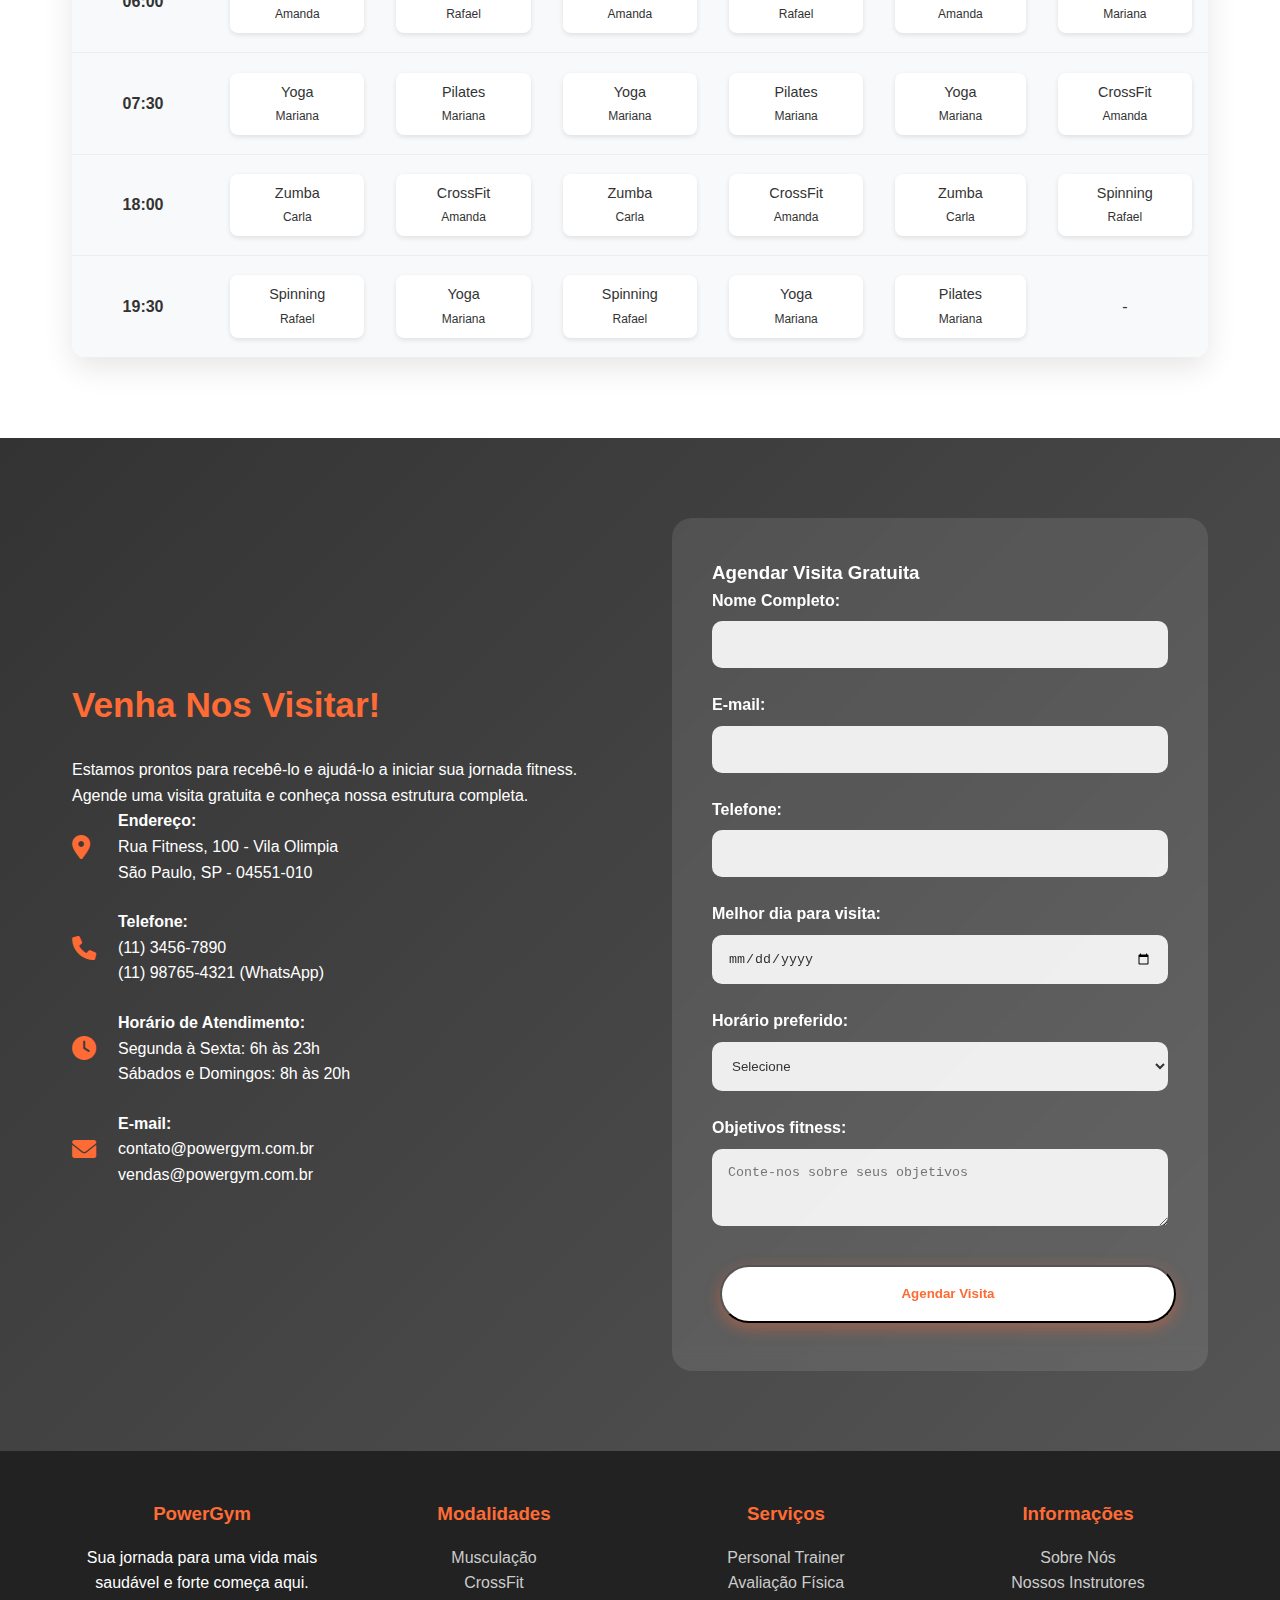
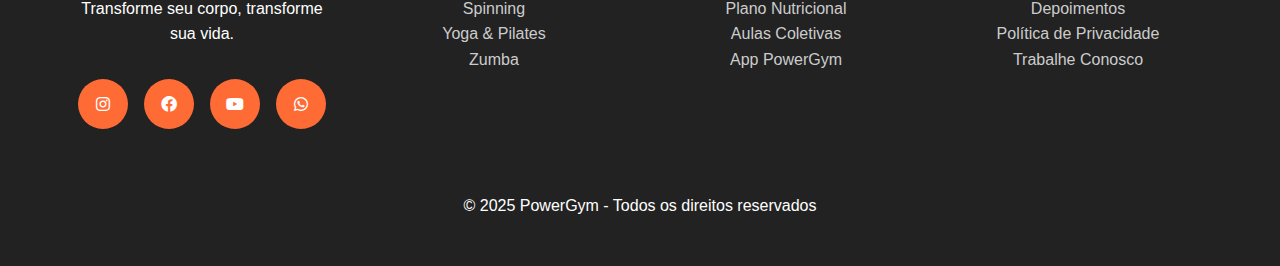
<file: SitePersonalizado/exemplo/academia.html>
<!DOCTYPE html>
<html lang="pt-br">
<head>
    <meta charset="UTF-8">
    <meta name="viewport" content="width=device-width, initial-scale=1.0">
    <title>PowerGym - Academia Premium</title>
    <link rel="stylesheet" href="https://cdnjs.cloudflare.com/ajax/libs/font-awesome/6.0.0/css/all.min.css">
    <style>
        * {
            margin: 0;
            padding: 0;
            box-sizing: border-box;
        }

        body {
            font-family: 'Arial', sans-serif;
            line-height: 1.6;
            color: #333;
        }

        .header {
            background: rgba(0,0,0,0.9);
            backdrop-filter: blur(10px);
            position: fixed;
            width: 100%;
            top: 0;
            z-index: 1000;
            box-shadow: 0 2px 20px rgba(0,0,0,0.3);
        }

        .nav {
            display: flex;
            justify-content: space-between;
            align-items: center;
            max-width: 1200px;
            margin: 0 auto;
            padding: 1rem 2rem;
        }

        .logo {
            font-size: 1.8rem;
            font-weight: bold;
            color: #ff6b35;
            display: flex;
            align-items: center;
            gap: 0.5rem;
        }

        .nav-links {
            display: flex;
            list-style: none;
            gap: 2rem;
        }

        .nav-links a {
            color: white;
            text-decoration: none;
            font-weight: 500;
            transition: color 0.3s;
        }

        .nav-links a:hover {
            color: #ff6b35;
        }

        .join-btn {
            background: linear-gradient(45deg, #ff6b35, #f7931e);
            color: white;
            padding: 0.8rem 1.5rem;
            border-radius: 25px;
            text-decoration: none;
            transition: transform 0.3s;
            font-weight: bold;
        }

        .join-btn:hover {
            transform: translateY(-2px);
        }

        .hero {
            background: linear-gradient(rgba(0,0,0,0.6), rgba(0,0,0,0.6)), url('data:image/svg+xml,<svg xmlns="http://www.w3.org/2000/svg" viewBox="0 0 1200 800"><rect fill="%23222" width="1200" height="800"/><polygon fill="%23ff6b35" points="0,800 600,600 1200,700 1200,800" opacity="0.3"/><circle fill="%23f7931e" cx="200" cy="200" r="100" opacity="0.2"/><circle fill="%23ff6b35" cx="1000" cy="300" r="150" opacity="0.1"/></svg>');
            color: white;
            padding: 8rem 0 4rem;
            text-align: center;
            background-size: cover;
            background-position: center;
            min-height: 100vh;
            display: flex;
            align-items: center;
        }

        .hero-content {
            max-width: 800px;
            margin: 0 auto;
        }

        .hero h1 {
            font-size: 4rem;
            margin-bottom: 1rem;
            text-shadow: 2px 2px 4px rgba(0,0,0,0.5);
            background: linear-gradient(45deg, #ff6b35, #f7931e);
            -webkit-background-clip: text;
            -webkit-text-fill-color: transparent;
            background-clip: text;
        }

        .hero .subtitle {
            font-size: 1.5rem;
            margin-bottom: 1rem;
            color: #ff6b35;
            font-weight: bold;
        }

        .hero p {
            font-size: 1.2rem;
            margin-bottom: 2rem;
            max-width: 600px;
            margin-left: auto;
            margin-right: auto;
        }

        .btn {
            display: inline-block;
            padding: 1.2rem 2.5rem;
            background: linear-gradient(45deg, #ff6b35, #f7931e);
            color: white;
            text-decoration: none;
            border-radius: 50px;
            font-weight: bold;
            transition: all 0.3s;
            box-shadow: 0 5px 15px rgba(255, 107, 53, 0.4);
            margin: 0.5rem;
        }

        .btn:hover {
            transform: translateY(-3px);
            box-shadow: 0 10px 25px rgba(255, 107, 53, 0.6);
        }

        .btn.btn-outline {
            background: transparent;
            border: 2px solid #ff6b35;
            color: #ff6b35;
        }

        .btn.btn-outline:hover {
            background: #ff6b35;
            color: white;
        }

        .container {
            max-width: 1200px;
            margin: 0 auto;
            padding: 0 2rem;
        }

        .section {
            padding: 5rem 0;
        }

        .section-title {
            text-align: center;
            font-size: 2.8rem;
            margin-bottom: 1rem;
            color: #333;
        }

        .section-subtitle {
            text-align: center;
            font-size: 1.1rem;
            color: #666;
            margin-bottom: 3rem;
            max-width: 600px;
            margin-left: auto;
            margin-right: auto;
        }

        .features {
            background: #f8f9fa;
        }

        .features-grid {
            display: grid;
            grid-template-columns: repeat(auto-fit, minmax(250px, 1fr));
            gap: 2rem;
        }

        .feature-card {
            background: white;
            padding: 2.5rem 2rem;
            border-radius: 20px;
            text-align: center;
            box-shadow: 0 10px 30px rgba(0,0,0,0.1);
            transition: transform 0.3s;
            position: relative;
            overflow: hidden;
        }

        .feature-card::before {
            content: '';
            position: absolute;
            top: 0;
            left: 0;
            width: 100%;
            height: 4px;
            background: linear-gradient(90deg, #ff6b35, #f7931e);
        }

        .feature-card:hover {
            transform: translateY(-10px);
        }

        .feature-icon {
            font-size: 3rem;
            color: #ff6b35;
            margin-bottom: 1.5rem;
        }

        .feature-card h3 {
            font-size: 1.4rem;
            margin-bottom: 1rem;
            color: #333;
        }

        .feature-card p {
            color: #666;
            line-height: 1.7;
        }

        .plans {
            background: white;
        }

        .plans-grid {
            display: grid;
            grid-template-columns: repeat(auto-fit, minmax(300px, 1fr));
            gap: 2rem;
        }

        .plan-card {
            background: white;
            border-radius: 20px;
            overflow: hidden;
            box-shadow: 0 10px 30px rgba(0,0,0,0.1);
            transition: transform 0.3s;
            position: relative;
        }

        .plan-card.featured {
            transform: scale(1.05);
            border: 3px solid #ff6b35;
        }

        .plan-card:hover {
            transform: translateY(-10px);
        }

        .plan-card.featured:hover {
            transform: scale(1.05) translateY(-10px);
        }

        .plan-header {
            background: linear-gradient(45deg, #ff6b35, #f7931e);
            color: white;
            padding: 2rem;
            text-align: center;
        }

        .plan-card.featured .plan-header {
            background: linear-gradient(45deg, #333, #555);
        }

        .plan-name {
            font-size: 1.3rem;
            font-weight: bold;
            margin-bottom: 0.5rem;
        }

        .plan-price {
            font-size: 2.5rem;
            font-weight: bold;
            margin-bottom: 0.5rem;
        }

        .plan-period {
            opacity: 0.9;
        }

        .plan-content {
            padding: 2rem;
        }

        .plan-features {
            list-style: none;
            margin-bottom: 2rem;
        }

        .plan-features li {
            display: flex;
            align-items: center;
            margin-bottom: 1rem;
            color: #333;
        }

        .plan-features i {
            color: #27ae60;
            margin-right: 1rem;
            font-size: 1.1rem;
        }

        .select-plan-btn {
            width: 100%;
            padding: 1rem;
            background: #ff6b35;
            color: white;
            border: none;
            border-radius: 25px;
            cursor: pointer;
            transition: background 0.3s;
            font-weight: bold;
            font-size: 1rem;
        }

        .select-plan-btn:hover {
            background: #f7931e;
        }

        .instructors {
            background: #f8f9fa;
        }

        .instructors-grid {
            display: grid;
            grid-template-columns: repeat(auto-fit, minmax(280px, 1fr));
            gap: 2rem;
        }

        .instructor-card {
            background: white;
            border-radius: 20px;
            overflow: hidden;
            box-shadow: 0 10px 30px rgba(0,0,0,0.1);
            transition: transform 0.3s;
        }

        .instructor-card:hover {
            transform: translateY(-5px);
        }

        .instructor-photo {
            height: 200px;
            background: linear-gradient(45deg, #ff6b35, #f7931e);
            display: flex;
            align-items: center;
            justify-content: center;
            color: white;
            font-size: 3rem;
        }

        .instructor-info {
            padding: 1.5rem;
            text-align: center;
        }

        .instructor-name {
            font-size: 1.3rem;
            font-weight: bold;
            color: #333;
            margin-bottom: 0.5rem;
        }

        .instructor-specialty {
            color: #ff6b35;
            font-weight: 600;
            margin-bottom: 1rem;
        }

        .instructor-bio {
            color: #666;
            line-height: 1.6;
            font-size: 0.9rem;
        }

        .schedule {
            background: white;
        }

        .schedule-table {
            background: white;
            border-radius: 15px;
            overflow: hidden;
            box-shadow: 0 10px 30px rgba(0,0,0,0.1);
            overflow-x: auto;
        }

        .schedule-table table {
            width: 100%;
            border-collapse: collapse;
        }

        .schedule-table th,
        .schedule-table td {
            padding: 1rem;
            text-align: center;
            border-bottom: 1px solid #eee;
        }

        .schedule-table th {
            background: linear-gradient(45deg, #ff6b35, #f7931e);
            color: white;
            font-weight: bold;
        }

        .schedule-table td {
            background: #f8f9fa;
            color: #333;
        }

        .schedule-table .class-item {
            background: white;
            border-radius: 8px;
            padding: 0.5rem;
            margin: 0.2rem 0;
            font-size: 0.9rem;
            box-shadow: 0 2px 5px rgba(0,0,0,0.1);
        }

        .contact {
            background: linear-gradient(135deg, #333 0%, #555 100%);
            color: white;
        }

        .contact-content {
            display: grid;
            grid-template-columns: 1fr 1fr;
            gap: 4rem;
            align-items: center;
        }

        .contact-info h3 {
            font-size: 2.2rem;
            margin-bottom: 1.5rem;
            color: #ff6b35;
        }

        .contact-item {
            display: flex;
            align-items: center;
            margin-bottom: 1.5rem;
        }

        .contact-item i {
            font-size: 1.5rem;
            margin-right: 1rem;
            color: #ff6b35;
            width: 30px;
        }

        .contact-form {
            background: rgba(255,255,255,0.1);
            padding: 2.5rem;
            border-radius: 20px;
            backdrop-filter: blur(10px);
        }

        .form-group {
            margin-bottom: 1.5rem;
        }

        .form-group label {
            display: block;
            margin-bottom: 0.5rem;
            font-weight: 600;
        }

        .form-group input,
        .form-group select,
        .form-group textarea {
            width: 100%;
            padding: 1rem;
            border: none;
            border-radius: 10px;
            background: rgba(255,255,255,0.9);
            color: #333;
            outline: none;
        }

        .footer {
            background: #222;
            color: white;
            text-align: center;
            padding: 3rem 0;
        }

        .footer-content {
            display: grid;
            grid-template-columns: repeat(auto-fit, minmax(250px, 1fr));
            gap: 2rem;
            margin-bottom: 2rem;
        }

        .footer-section h3 {
            color: #ff6b35;
            margin-bottom: 1rem;
        }

        .footer-section ul {
            list-style: none;
        }

        .footer-section a {
            color: #ccc;
            text-decoration: none;
            transition: color 0.3s;
        }

        .footer-section a:hover {
            color: white;
        }

        .social-links {
            display: flex;
            justify-content: center;
            gap: 1rem;
            margin: 2rem 0;
        }

        .social-links a {
            display: flex;
            align-items: center;
            justify-content: center;
            width: 50px;
            height: 50px;
            background: #ff6b35;
            color: white;
            border-radius: 50%;
            text-decoration: none;
            transition: transform 0.3s;
        }

        .social-links a:hover {
            transform: translateY(-3px);
        }

        .stats {
            background: #222;
            color: white;
        }

        .stats-grid {
            display: grid;
            grid-template-columns: repeat(auto-fit, minmax(200px, 1fr));
            gap: 2rem;
            text-align: center;
        }

        .stat {
            padding: 2rem;
        }

        .stat-number {
            display: block;
            font-size: 3rem;
            font-weight: bold;
            color: #ff6b35;
            margin-bottom: 0.5rem;
        }

        .stat-label {
            color: #ccc;
            font-size: 1.1rem;
        }

        @media (max-width: 768px) {
            .nav-links {
                display: none;
            }
            
            .hero h1 {
                font-size: 2.5rem;
            }
            
            .contact-content {
                grid-template-columns: 1fr;
            }
            
            .schedule-table {
                font-size: 0.8rem;
            }
            
            .stats-grid {
                grid-template-columns: repeat(2, 1fr);
            }
        }
    </style>
</head>
<body>
    <header class="header">
        <nav class="nav">
            <div class="logo">
                <i class="fas fa-dumbbell"></i>
                PowerGym
            </div>
            <ul class="nav-links">
                <li><a href="#home">Início</a></li>
                <li><a href="#features">Recursos</a></li>
                <li><a href="#plans">Planos</a></li>
                <li><a href="#instructors">Instrutores</a></li>
                <li><a href="#schedule">Horários</a></li>
                <li><a href="#contact">Contato</a></li>
            </ul>
            <a href="#plans" class="join-btn">Matricular-se</a>
        </nav>
    </header>

    <section id="home" class="hero">
        <div class="container">
            <div class="hero-content">
                <h1>TRANSFORME SEU CORPO</h1>
                <div class="subtitle">TRANSFORME SUA VIDA</div>
                <p>A PowerGym é mais que uma academia - é seu parceiro na jornada para uma vida mais saudável, forte e confiante. Equipamentos de última geração, instrutores especializados e um ambiente motivador esperam por você.</p>
                <a href="#plans" class="btn">Começar Agora</a>
                <a href="#features" class="btn btn-outline">Conhecer Mais</a>
            </div>
        </div>
    </section>

    <section class="section stats">
        <div class="container">
            <div class="stats-grid">
                <div class="stat">
                    <span class="stat-number">5000+</span>
                    <span class="stat-label">Alunos Ativos</span>
                </div>
                <div class="stat">
                    <span class="stat-number">15+</span>
                    <span class="stat-label">Instrutores Certificados</span>
                </div>
                <div class="stat">
                    <span class="stat-number">8</span>
                    <span class="stat-label">Anos de Experiência</span>
                </div>
                <div class="stat">
                    <span class="stat-number">24/7</span>
                    <span class="stat-label">Academia Aberta</span>
                </div>
            </div>
        </div>
    </section>

    <section id="features" class="section features">
        <div class="container">
            <h2 class="section-title">Por que Escolher a PowerGym?</h2>
            <p class="section-subtitle">Oferecemos tudo que você precisa para alcançar seus objetivos fitness</p>
            <div class="features-grid">
                <div class="feature-card">
                    <i class="fas fa-dumbbell feature-icon"></i>
                    <h3>Equipamentos Premium</h3>
                    <p>Equipamentos de última geração das melhores marcas mundiais, sempre mantidos em perfeito estado para seu treino.</p>
                </div>

                <div class="feature-card">
                    <i class="fas fa-user-graduate feature-icon"></i>
                    <h3>Instrutores Certificados</h3>
                    <p>Profissionais altamente qualificados e certificados internacionalmente para orientar e motivar você em cada treino.</p>
                </div>

                <div class="feature-card">
                    <i class="fas fa-clock feature-icon"></i>
                    <h3>Aberto 24 Horas</h3>
                    <p>Treine no horário que funciona para você. Nossa academia está aberta 24/7 para sua conveniência.</p>
                </div>

                <div class="feature-card">
                    <i class="fas fa-users feature-icon"></i>
                    <h3>Aulas em Grupo</h3>
                    <p>Diversas modalidades de aulas coletivas: CrossFit, Yoga, Pilates, Zumba, Spinning e muito mais.</p>
                </div>

                <div class="feature-card">
                    <i class="fas fa-heart feature-icon"></i>
                    <h3>Avaliação Física</h3>
                    <p>Avaliação física completa e acompanhamento nutricional personalizado para maximizar seus resultados.</p>
                </div>

                <div class="feature-card">
                    <i class="fas fa-mobile-alt feature-icon"></i>
                    <h3>App Exclusivo</h3>
                    <p>Aplicativo para acompanhar treinos, marcar aulas, ver progresso e conectar-se com a comunidade PowerGym.</p>
                </div>
            </div>
        </div>
    </section>

    <section id="plans" class="section plans">
        <div class="container">
            <h2 class="section-title">Nossos Planos</h2>
            <p class="section-subtitle">Escolha o plano que melhor se adapta ao seu estilo de vida e objetivos</p>
            <div class="plans-grid">
                <div class="plan-card">
                    <div class="plan-header">
                        <div class="plan-name">Plano Básico</div>
                        <div class="plan-price">R$ 89<span style="font-size: 1rem;">/mês</span></div>
                        <div class="plan-period">Sem fidelidade</div>
                    </div>
                    <div class="plan-content">
                        <ul class="plan-features">
                            <li><i class="fas fa-check"></i> Acesso completo à musculação</li>
                            <li><i class="fas fa-check"></i> Área de cardio e aeróbicos</li>
                            <li><i class="fas fa-check"></i> Vestiários com armários</li>
                            <li><i class="fas fa-check"></i> Orientação básica de treino</li>
                            <li><i class="fas fa-check"></i> Acesso 24 horas</li>
                        </ul>
                        <button class="select-plan-btn">Escolher Plano</button>
                    </div>
                </div>

                <div class="plan-card featured">
                    <div class="plan-header">
                        <div class="plan-name">Plano Premium</div>
                        <div class="plan-price">R$ 149<span style="font-size: 1rem;">/mês</span></div>
                        <div class="plan-period">Mais popular</div>
                    </div>
                    <div class="plan-content">
                        <ul class="plan-features">
                            <li><i class="fas fa-check"></i> Tudo do plano básico</li>
                            <li><i class="fas fa-check"></i> Todas as aulas coletivas</li>
                            <li><i class="fas fa-check"></i> Personal trainer 2x por mês</li>
                            <li><i class="fas fa-check"></i> Avaliação física completa</li>
                            <li><i class="fas fa-check"></i> Plano nutricional básico</li>
                            <li><i class="fas fa-check"></i> Acesso ao app premium</li>
                        </ul>
                        <button class="select-plan-btn">Escolher Plano</button>
                    </div>
                </div>

                <div class="plan-card">
                    <div class="plan-header">
                        <div class="plan-name">Plano VIP</div>
                        <div class="plan-price">R$ 249<span style="font-size: 1rem;">/mês</span></div>
                        <div class="plan-period">Resultados garantidos</div>
                    </div>
                    <div class="plan-content">
                        <ul class="plan-features">
                            <li><i class="fas fa-check"></i> Tudo do plano premium</li>
                            <li><i class="fas fa-check"></i> Personal trainer ilimitado</li>
                            <li><i class="fas fa-check"></i> Acompanhamento nutricional</li>
                            <li><i class="fas fa-check"></i> Massagem relaxante</li>
                            <li><i class="fas fa-check"></i> Área VIP exclusiva</li>
                            <li><i class="fas fa-check"></i> Suporte prioritário</li>
                        </ul>
                        <button class="select-plan-btn">Escolher Plano</button>
                    </div>
                </div>
            </div>
        </div>
    </section>

    <section id="instructors" class="section instructors">
        <div class="container">
            <h2 class="section-title">Nossos Instrutores</h2>
            <p class="section-subtitle">Profissionais especializados e apaixonados por fitness</p>
            <div class="instructors-grid">
                <div class="instructor-card">
                    <div class="instructor-photo">
                        <i class="fas fa-user-tie"></i>
                    </div>
                    <div class="instructor-info">
                        <div class="instructor-name">Carlos Mendoza</div>
                        <div class="instructor-specialty">Especialista em Musculação</div>
                        <div class="instructor-bio">CREF 12345-G. Especialista em hipertrofia e força com mais de 10 anos de experiência. Formação em Educação Física e certificações internacionais.</div>
                    </div>
                </div>

                <div class="instructor-card">
                    <div class="instructor-photo">
                        <i class="fas fa-female"></i>
                    </div>
                    <div class="instructor-info">
                        <div class="instructor-name">Amanda Silva</div>
                        <div class="instructor-specialty">Instrutora de CrossFit</div>
                        <div class="instructor-bio">Certificada CrossFit Level 2. Especialista em treinamento funcional e preparação física. Atleta competidora com diversos títulos regionais.</div>
                    </div>
                </div>

                <div class="instructor-card">
                    <div class="instructor-photo">
                        <i class="fas fa-heart"></i>
                    </div>
                    <div class="instructor-info">
                        <div class="instructor-name">Mariana Costa</div>
                        <div class="instructor-specialty">Yoga & Pilates</div>
                        <div class="instructor-bio">Instrutora certificada em Hatha Yoga e Pilates. Especialista em alongamento e flexibilidade, com formação em técnicas de relaxamento e meditação.</div>
                    </div>
                </div>

                <div class="instructor-card">
                    <div class="instructor-photo">
                        <i class="fas fa-running"></i>
                    </div>
                    <div class="instructor-info">
                        <div class="instructor-name">Rafael Santos</div>
                        <div class="instructor-specialty">Cardio & Spinning</div>
                        <div class="instructor-bio">Personal trainer especializado em emagrecimento e condicionamento físico. Instrutor de spinning certificado com técnicas motivacionais.</div>
                    </div>
                </div>
            </div>
        </div>
    </section>

    <section id="schedule" class="section schedule">
        <div class="container">
            <h2 class="section-title">Horários das Aulas</h2>
            <p class="section-subtitle">Confira nossa programação semanal de aulas coletivas</p>
            <div class="schedule-table">
                <table>
                    <thead>
                        <tr>
                            <th>Horário</th>
                            <th>Segunda</th>
                            <th>Terça</th>
                            <th>Quarta</th>
                            <th>Quinta</th>
                            <th>Sexta</th>
                            <th>Sábado</th>
                        </tr>
                    </thead>
                    <tbody>
                        <tr>
                            <td><strong>06:00</strong></td>
                            <td><div class="class-item">CrossFit<br><small>Amanda</small></div></td>
                            <td><div class="class-item">Spinning<br><small>Rafael</small></div></td>
                            <td><div class="class-item">CrossFit<br><small>Amanda</small></div></td>
                            <td><div class="class-item">Spinning<br><small>Rafael</small></div></td>
                            <td><div class="class-item">CrossFit<br><small>Amanda</small></div></td>
                            <td><div class="class-item">Yoga<br><small>Mariana</small></div></td>
                        </tr>
                        <tr>
                            <td><strong>07:30</strong></td>
                            <td><div class="class-item">Yoga<br><small>Mariana</small></div></td>
                            <td><div class="class-item">Pilates<br><small>Mariana</small></div></td>
                            <td><div class="class-item">Yoga<br><small>Mariana</small></div></td>
                            <td><div class="class-item">Pilates<br><small>Mariana</small></div></td>
                            <td><div class="class-item">Yoga<br><small>Mariana</small></div></td>
                            <td><div class="class-item">CrossFit<br><small>Amanda</small></div></td>
                        </tr>
                        <tr>
                            <td><strong>18:00</strong></td>
                            <td><div class="class-item">Zumba<br><small>Carla</small></div></td>
                            <td><div class="class-item">CrossFit<br><small>Amanda</small></div></td>
                            <td><div class="class-item">Zumba<br><small>Carla</small></div></td>
                            <td><div class="class-item">CrossFit<br><small>Amanda</small></div></td>
                            <td><div class="class-item">Zumba<br><small>Carla</small></div></td>
                            <td><div class="class-item">Spinning<br><small>Rafael</small></div></td>
                        </tr>
                        <tr>
                            <td><strong>19:30</strong></td>
                            <td><div class="class-item">Spinning<br><small>Rafael</small></div></td>
                            <td><div class="class-item">Yoga<br><small>Mariana</small></div></td>
                            <td><div class="class-item">Spinning<br><small>Rafael</small></div></td>
                            <td><div class="class-item">Yoga<br><small>Mariana</small></div></td>
                            <td><div class="class-item">Pilates<br><small>Mariana</small></div></td>
                            <td>-</td>
                        </tr>
                    </tbody>
                </table>
            </div>
        </div>
    </section>

    <section id="contact" class="section contact">
        <div class="container">
            <div class="contact-content">
                <div class="contact-info">
                    <h3>Venha Nos Visitar!</h3>
                    <p>Estamos prontos para recebê-lo e ajudá-lo a iniciar sua jornada fitness. Agende uma visita gratuita e conheça nossa estrutura completa.</p>
                    
                    <div class="contact-item">
                        <i class="fas fa-map-marker-alt"></i>
                        <div>
                            <strong>Endereço:</strong><br>
                            Rua Fitness, 100 - Vila Olimpia<br>
                            São Paulo, SP - 04551-010
                        </div>
                    </div>
                    
                    <div class="contact-item">
                        <i class="fas fa-phone"></i>
                        <div>
                            <strong>Telefone:</strong><br>
                            (11) 3456-7890<br>
                            (11) 98765-4321 (WhatsApp)
                        </div>
                    </div>
                    
                    <div class="contact-item">
                        <i class="fas fa-clock"></i>
                        <div>
                            <strong>Horário de Atendimento:</strong><br>
                            Segunda à Sexta: 6h às 23h<br>
                            Sábados e Domingos: 8h às 20h
                        </div>
                    </div>
                    
                    <div class="contact-item">
                        <i class="fas fa-envelope"></i>
                        <div>
                            <strong>E-mail:</strong><br>
                            contato@powergym.com.br<br>
                            vendas@powergym.com.br
                        </div>
                    </div>
                </div>
                
                <div class="contact-form">
                    <h3>Agendar Visita Gratuita</h3>
                    <form>
                        <div class="form-group">
                            <label>Nome Completo:</label>
                            <input type="text" required>
                        </div>
                        <div class="form-group">
                            <label>E-mail:</label>
                            <input type="email" required>
                        </div>
                        <div class="form-group">
                            <label>Telefone:</label>
                            <input type="tel" required>
                        </div>
                        <div class="form-group">
                            <label>Melhor dia para visita:</label>
                            <input type="date" required>
                        </div>
                        <div class="form-group">
                            <label>Horário preferido:</label>
                            <select required>
                                <option value="">Selecione</option>
                                <option value="manha">Manhã (6h às 12h)</option>
                                <option value="tarde">Tarde (12h às 18h)</option>
                                <option value="noite">Noite (18h às 22h)</option>
                            </select>
                        </div>
                        <div class="form-group">
                            <label>Objetivos fitness:</label>
                            <textarea rows="3" placeholder="Conte-nos sobre seus objetivos"></textarea>
                        </div>
                        <button type="submit" class="btn" style="width: 100%; background: white; color: #ff6b35;">Agendar Visita</button>
                    </form>
                </div>
            </div>
        </div>
    </section>

    <footer class="footer">
        <div class="container">
            <div class="footer-content">
                <div class="footer-section">
                    <h3>PowerGym</h3>
                    <p>Sua jornada para uma vida mais saudável e forte começa aqui. Transforme seu corpo, transforme sua vida.</p>
                    <div class="social-links">
                        <a href="#"><i class="fab fa-instagram"></i></a>
                        <a href="#"><i class="fab fa-facebook"></i></a>
                        <a href="#"><i class="fab fa-youtube"></i></a>
                        <a href="#"><i class="fab fa-whatsapp"></i></a>
                    </div>
                </div>
                
                <div class="footer-section">
                    <h3>Modalidades</h3>
                    <ul>
                        <li><a href="#">Musculação</a></li>
                        <li><a href="#">CrossFit</a></li>
                        <li><a href="#">Spinning</a></li>
                        <li><a href="#">Yoga & Pilates</a></li>
                        <li><a href="#">Zumba</a></li>
                    </ul>
                </div>
                
                <div class="footer-section">
                    <h3>Serviços</h3>
                    <ul>
                        <li><a href="#">Personal Trainer</a></li>
                        <li><a href="#">Avaliação Física</a></li>
                        <li><a href="#">Plano Nutricional</a></li>
                        <li><a href="#">Aulas Coletivas</a></li>
                        <li><a href="#">App PowerGym</a></li>
                    </ul>
                </div>
                
                <div class="footer-section">
                    <h3>Informações</h3>
                    <ul>
                        <li><a href="#">Sobre Nós</a></li>
                        <li><a href="#">Nossos Instrutores</a></li>
                        <li><a href="#">Depoimentos</a></li>
                        <li><a href="#">Política de Privacidade</a></li>
                        <li><a href="#">Trabalhe Conosco</a></li>
                    </ul>
                </div>
            </div>
            <p>&copy; 2025 PowerGym - Todos os direitos reservados</p>
        </div>
    </footer>

    <script>
        // Smooth scrolling
        document.querySelectorAll('a[href^="#"]').forEach(anchor => {
            anchor.addEventListener('click', function (e) {
                e.preventDefault();
                document.querySelector(this.getAttribute('href')).scrollIntoView({
                    behavior: 'smooth'
                });
            });
        });

        // Plan selection
        document.querySelectorAll('.select-plan-btn').forEach(btn => {
            btn.addEventListener('click', function() {
                const planName = this.closest('.plan-card').querySelector('.plan-name').textContent;
                alert(`Excelente escolha!\n\nVocê selecionou o ${planName}.\n\nEm um site real, isso direcionaria para o processo de matrícula. 💪`);
            });
        });

        // Form submission
        document.querySelector('form').addEventListener('submit', function(e) {
            e.preventDefault();
            alert('Agendamento realizado com sucesso!\n\nEntraremos em contato em até 2 horas para confirmar sua visita gratuita. Prepare-se para transformar sua vida! 🏋️‍♂️');
        });

        // Counter animation
        function animateCounters() {
            const counters = document.querySelectorAll('.stat-number');
            counters.forEach(counter => {
                const target = parseInt(counter.textContent);
                const increment = target / 100;
                let count = 0;
                
                const timer = setInterval(() => {
                    count += increment;
                    if (count >= target) {
                        counter.textContent = counter.textContent;
                        clearInterval(timer);
                    } else {
                        counter.textContent = Math.floor(count) + (counter.textContent.includes('+') ? '+' : counter.textContent.includes('/') ? '/7' : '');
                    }
                }, 20);
            });
        }

        // Intersection Observer for animations
        const observer = new IntersectionObserver((entries) => {
            entries.forEach(entry => {
                if (entry.isIntersecting && entry.target.classList.contains('stats')) {
                    animateCounters();
                    observer.unobserve(entry.target);
                }
            });
        });

        observer.observe(document.querySelector('.stats'));
    </script>
</body>
</html>
</file>
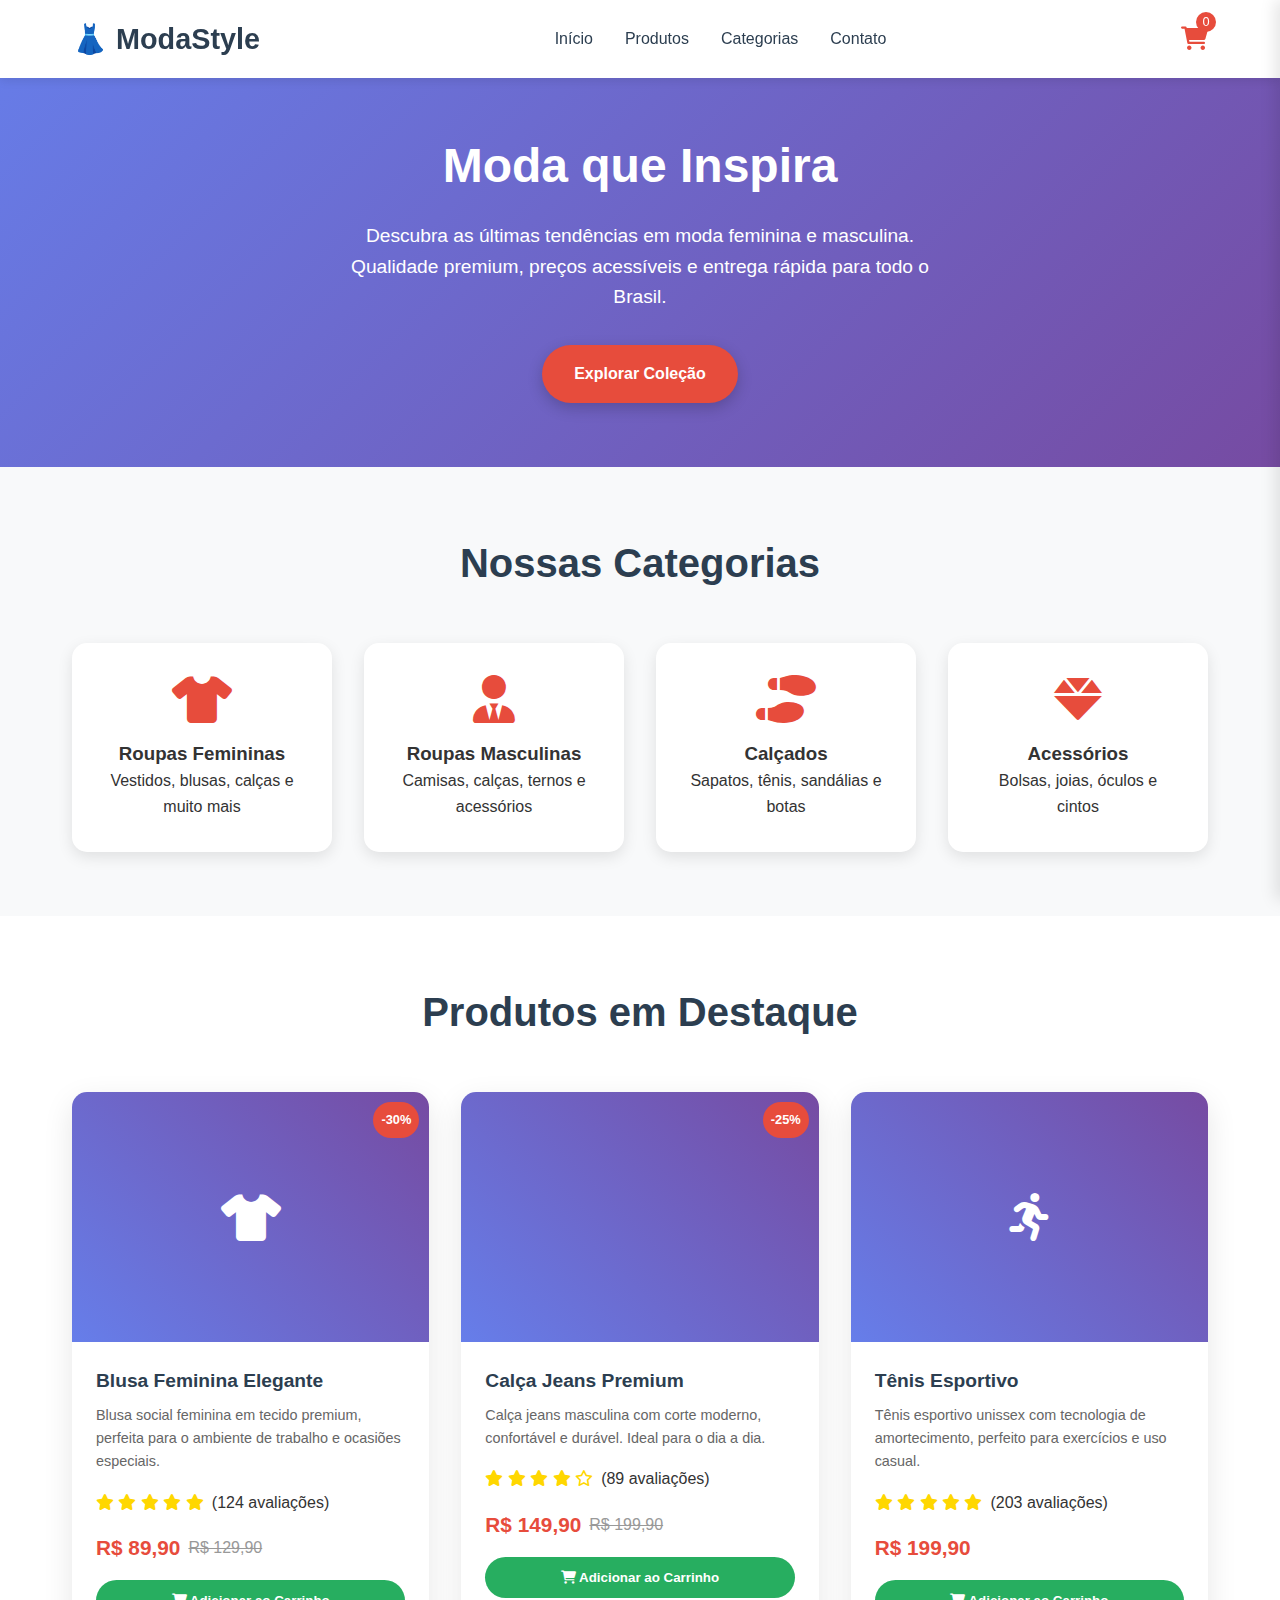
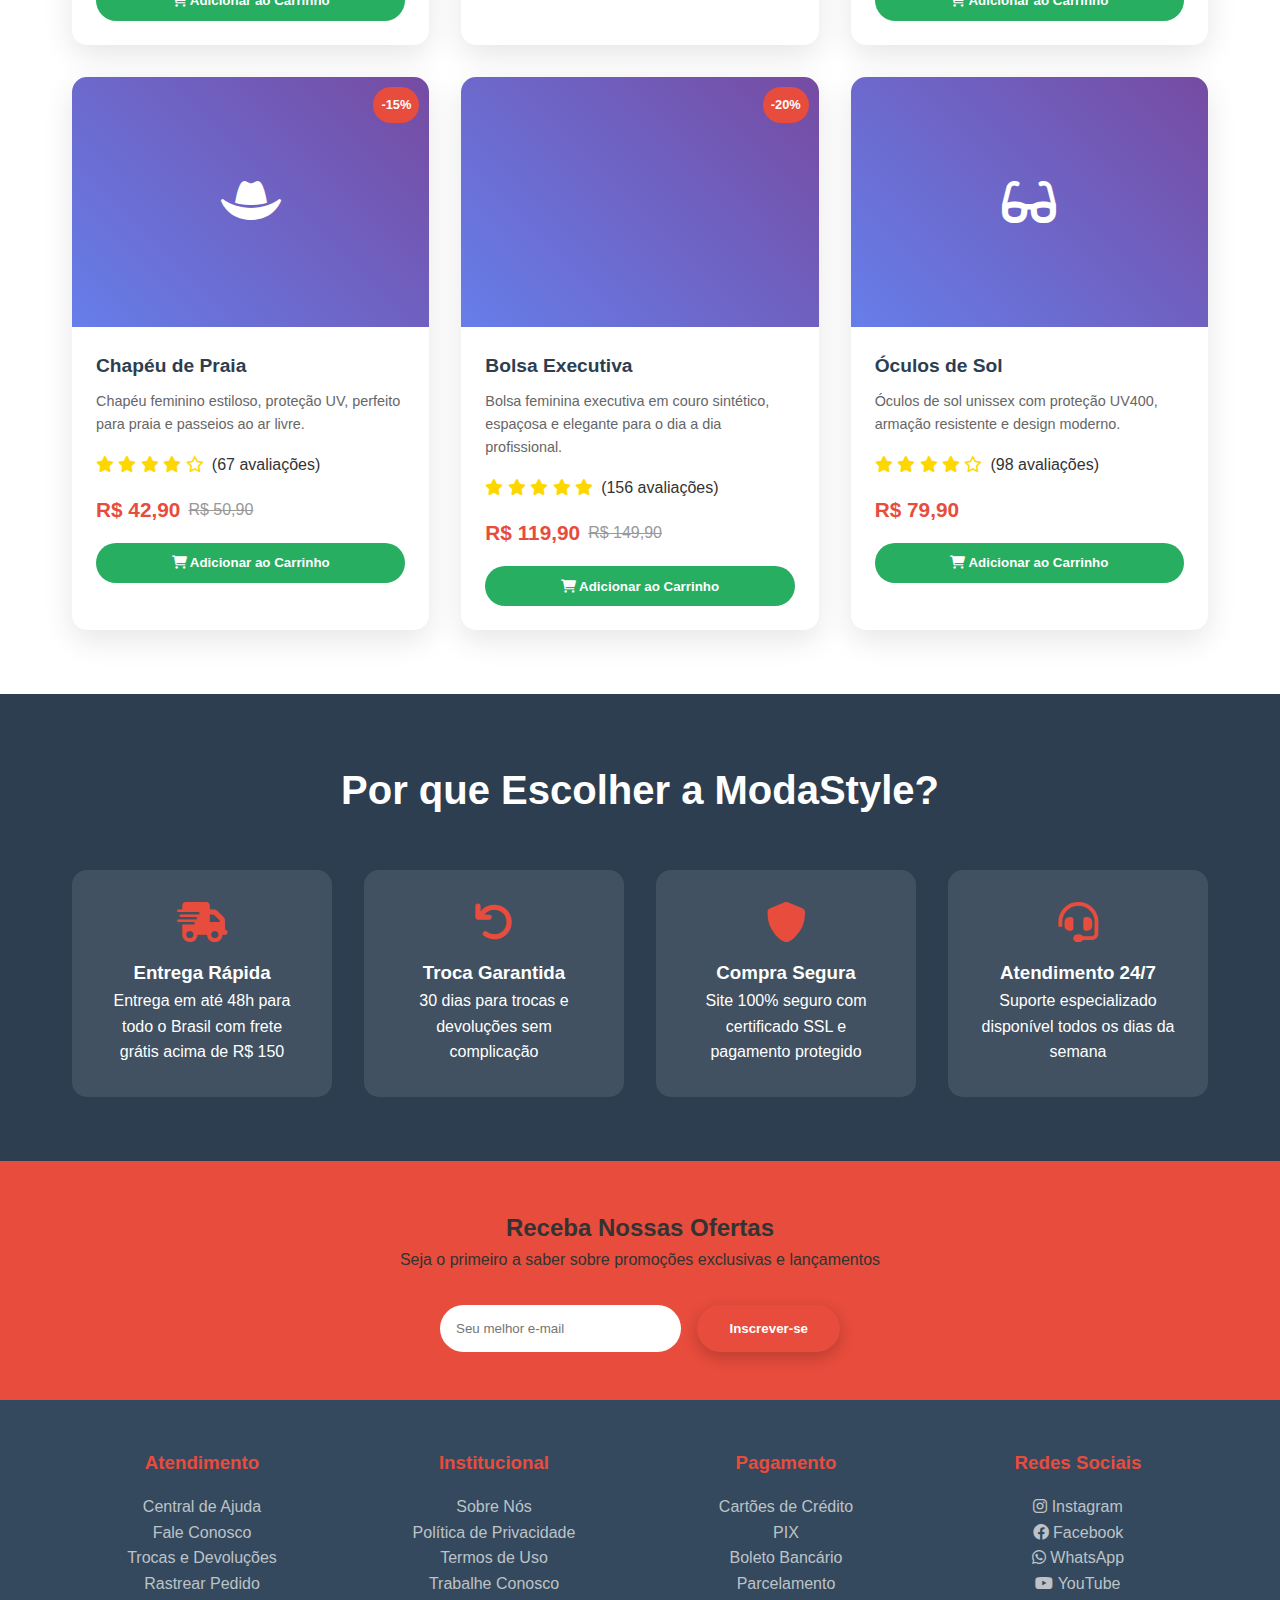
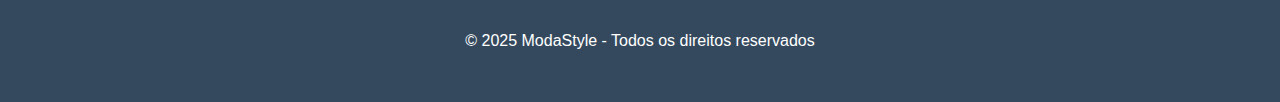
<file: SitePersonalizado/exemplo/loja-virtual.html>
<!DOCTYPE html>
<html lang="pt-br">
<head>
    <meta charset="UTF-8">
    <meta name="viewport" content="width=device-width, initial-scale=1.0">
    <title>ModaStyle - Loja Virtual Premium</title>
    <link rel="stylesheet" href="https://cdnjs.cloudflare.com/ajax/libs/font-awesome/6.0.0/css/all.min.css">
    <style>
        * {
            margin: 0;
            padding: 0;
            box-sizing: border-box;
        }

        body {
            font-family: 'Arial', sans-serif;
            line-height: 1.6;
            color: #333;
        }

        .header {
            background: white;
            box-shadow: 0 2px 10px rgba(0,0,0,0.1);
            position: fixed;
            width: 100%;
            top: 0;
            z-index: 1000;
        }

        .nav {
            display: flex;
            justify-content: space-between;
            align-items: center;
            max-width: 1200px;
            margin: 0 auto;
            padding: 1rem 2rem;
        }

        .logo {
            font-size: 1.8rem;
            font-weight: bold;
            color: #2c3e50;
        }

        .nav-links {
            display: flex;
            list-style: none;
            gap: 2rem;
        }

        .nav-links a {
            color: #2c3e50;
            text-decoration: none;
            transition: color 0.3s;
        }

        .nav-links a:hover {
            color: #e74c3c;
        }

        .cart-icon {
            position: relative;
            font-size: 1.5rem;
            color: #e74c3c;
            cursor: pointer;
        }

        .cart-count {
            position: absolute;
            top: -8px;
            right: -8px;
            background: #e74c3c;
            color: white;
            border-radius: 50%;
            width: 20px;
            height: 20px;
            font-size: 0.8rem;
            display: flex;
            align-items: center;
            justify-content: center;
        }

        .hero {
            background: linear-gradient(135deg, #667eea 0%, #764ba2 100%);
            color: white;
            padding: 8rem 0 4rem;
            text-align: center;
        }

        .hero h1 {
            font-size: 3rem;
            margin-bottom: 1rem;
        }

        .hero p {
            font-size: 1.2rem;
            margin-bottom: 2rem;
            max-width: 600px;
            margin-left: auto;
            margin-right: auto;
        }

        .btn {
            display: inline-block;
            padding: 1rem 2rem;
            background: #e74c3c;
            color: white;
            text-decoration: none;
            border-radius: 50px;
            transition: transform 0.3s, box-shadow 0.3s;
            box-shadow: 0 5px 15px rgba(0,0,0,0.2);
            border: none;
            cursor: pointer;
            font-weight: bold;
        }

        .btn:hover {
            transform: translateY(-3px);
            box-shadow: 0 8px 25px rgba(0,0,0,0.3);
        }

        .container {
            max-width: 1200px;
            margin: 0 auto;
            padding: 0 2rem;
        }

        .section {
            padding: 4rem 0;
        }

        .section-title {
            text-align: center;
            font-size: 2.5rem;
            margin-bottom: 3rem;
            color: #2c3e50;
        }

        .products-grid {
            display: grid;
            grid-template-columns: repeat(auto-fit, minmax(280px, 1fr));
            gap: 2rem;
            margin-top: 2rem;
        }

        .product-card {
            background: white;
            border-radius: 15px;
            overflow: hidden;
            box-shadow: 0 10px 30px rgba(0,0,0,0.1);
            transition: transform 0.3s;
            position: relative;
        }

        .product-card:hover {
            transform: translateY(-10px);
        }

        .product-image {
            height: 250px;
            background: linear-gradient(45deg, #667eea, #764ba2);
            display: flex;
            align-items: center;
            justify-content: center;
            color: white;
            font-size: 3rem;
            position: relative;
        }

        .discount-badge {
            position: absolute;
            top: 10px;
            right: 10px;
            background: #e74c3c;
            color: white;
            padding: 0.5rem;
            border-radius: 50px;
            font-size: 0.8rem;
            font-weight: bold;
        }

        .product-content {
            padding: 1.5rem;
        }

        .product-title {
            color: #2c3e50;
            margin-bottom: 0.5rem;
            font-size: 1.2rem;
        }

        .product-description {
            color: #666;
            margin-bottom: 1rem;
            font-size: 0.9rem;
        }

        .product-price {
            display: flex;
            align-items: center;
            gap: 0.5rem;
            margin-bottom: 1rem;
        }

        .current-price {
            font-size: 1.3rem;
            font-weight: bold;
            color: #e74c3c;
        }

        .old-price {
            font-size: 1rem;
            color: #999;
            text-decoration: line-through;
        }

        .product-rating {
            display: flex;
            align-items: center;
            gap: 0.5rem;
            margin-bottom: 1rem;
        }

        .stars {
            color: #FFD700;
        }

        .add-to-cart {
            width: 100%;
            padding: 0.8rem;
            background: #27ae60;
            color: white;
            border: none;
            border-radius: 25px;
            cursor: pointer;
            transition: background 0.3s;
            font-weight: bold;
        }

        .add-to-cart:hover {
            background: #229954;
        }

        .categories {
            background: #f8f9fa;
        }

        .categories-grid {
            display: grid;
            grid-template-columns: repeat(auto-fit, minmax(200px, 1fr));
            gap: 2rem;
        }

        .category-card {
            background: white;
            padding: 2rem;
            border-radius: 15px;
            text-align: center;
            box-shadow: 0 5px 15px rgba(0,0,0,0.1);
            transition: transform 0.3s;
            cursor: pointer;
        }

        .category-card:hover {
            transform: translateY(-5px);
        }

        .category-icon {
            font-size: 3rem;
            color: #e74c3c;
            margin-bottom: 1rem;
        }

        .benefits {
            background: #2c3e50;
            color: white;
        }

        .benefits-grid {
            display: grid;
            grid-template-columns: repeat(auto-fit, minmax(250px, 1fr));
            gap: 2rem;
        }

        .benefit {
            text-align: center;
            padding: 2rem;
            background: rgba(255,255,255,0.1);
            border-radius: 15px;
        }

        .benefit i {
            font-size: 2.5rem;
            color: #e74c3c;
            margin-bottom: 1rem;
        }

        .footer {
            background: #34495e;
            color: white;
            text-align: center;
            padding: 3rem 0;
        }

        .footer-content {
            display: grid;
            grid-template-columns: repeat(auto-fit, minmax(250px, 1fr));
            gap: 2rem;
            margin-bottom: 2rem;
        }

        .footer-section h3 {
            margin-bottom: 1rem;
            color: #e74c3c;
        }

        .footer-section ul {
            list-style: none;
        }

        .footer-section a {
            color: #bdc3c7;
            text-decoration: none;
            transition: color 0.3s;
        }

        .footer-section a:hover {
            color: white;
        }

        .newsletter {
            background: #e74c3c;
            padding: 3rem 0;
            text-align: center;
        }

        .newsletter-form {
            display: flex;
            gap: 1rem;
            max-width: 400px;
            margin: 2rem auto 0;
        }

        .newsletter-input {
            flex: 1;
            padding: 1rem;
            border: none;
            border-radius: 25px;
            outline: none;
        }

        .cart-sidebar {
            position: fixed;
            right: -400px;
            top: 0;
            width: 400px;
            height: 100vh;
            background: white;
            box-shadow: -5px 0 15px rgba(0,0,0,0.1);
            transition: right 0.3s;
            z-index: 1001;
            padding: 2rem;
            overflow-y: auto;
        }

        .cart-sidebar.open {
            right: 0;
        }

        .cart-header {
            display: flex;
            justify-content: space-between;
            align-items: center;
            margin-bottom: 2rem;
            padding-bottom: 1rem;
            border-bottom: 1px solid #eee;
        }

        .close-cart {
            background: none;
            border: none;
            font-size: 1.5rem;
            cursor: pointer;
        }

        @media (max-width: 768px) {
            .nav-links {
                display: none;
            }
            
            .hero h1 {
                font-size: 2rem;
            }
            
            .newsletter-form {
                flex-direction: column;
            }
            
            .cart-sidebar {
                width: 100%;
                right: -100%;
            }
        }
    </style>
</head>
<body>
    <header class="header">
        <nav class="nav">
            <div class="logo">👗 ModaStyle</div>
            <ul class="nav-links">
                <li><a href="#home">Início</a></li>
                <li><a href="#products">Produtos</a></li>
                <li><a href="#categories">Categorias</a></li>
                <li><a href="#contact">Contato</a></li>
            </ul>
            <div class="cart-icon" onclick="toggleCart()">
                <i class="fas fa-shopping-cart"></i>
                <span class="cart-count">0</span>
            </div>
        </nav>
    </header>

    <section id="home" class="hero">
        <div class="container">
            <h1>Moda que Inspira</h1>
            <p>Descubra as últimas tendências em moda feminina e masculina. Qualidade premium, preços acessíveis e entrega rápida para todo o Brasil.</p>
            <a href="#products" class="btn">Explorar Coleção</a>
        </div>
    </section>

    <section id="categories" class="section categories">
        <div class="container">
            <h2 class="section-title">Nossas Categorias</h2>
            <div class="categories-grid">
                <div class="category-card">
                    <i class="fas fa-tshirt category-icon"></i>
                    <h3>Roupas Femininas</h3>
                    <p>Vestidos, blusas, calças e muito mais</p>
                </div>
                <div class="category-card">
                    <i class="fas fa-user-tie category-icon"></i>
                    <h3>Roupas Masculinas</h3>
                    <p>Camisas, calças, ternos e acessórios</p>
                </div>
                <div class="category-card">
                    <i class="fas fa-shoe-prints category-icon"></i>
                    <h3>Calçados</h3>
                    <p>Sapatos, tênis, sandálias e botas</p>
                </div>
                <div class="category-card">
                    <i class="fas fa-gem category-icon"></i>
                    <h3>Acessórios</h3>
                    <p>Bolsas, joias, óculos e cintos</p>
                </div>
            </div>
        </div>
    </section>

    <section id="products" class="section">
        <div class="container">
            <h2 class="section-title">Produtos em Destaque</h2>
            <div class="products-grid">
                <div class="product-card">
                    <div class="product-image">
                        <i class="fas fa-tshirt"></i>
                        <span class="discount-badge">-30%</span>
                    </div>
                    <div class="product-content">
                        <h3 class="product-title">Blusa Feminina Elegante</h3>
                        <p class="product-description">Blusa social feminina em tecido premium, perfeita para o ambiente de trabalho e ocasiões especiais.</p>
                        <div class="product-rating">
                            <div class="stars">
                                <i class="fas fa-star"></i>
                                <i class="fas fa-star"></i>
                                <i class="fas fa-star"></i>
                                <i class="fas fa-star"></i>
                                <i class="fas fa-star"></i>
                            </div>
                            <span>(124 avaliações)</span>
                        </div>
                        <div class="product-price">
                            <span class="current-price">R$ 89,90</span>
                            <span class="old-price">R$ 129,90</span>
                        </div>
                        <button class="add-to-cart" onclick="addToCart('Blusa Feminina Elegante', 89.90)">
                            <i class="fas fa-shopping-cart"></i> Adicionar ao Carrinho
                        </button>
                    </div>
                </div>

                <div class="product-card">
                    <div class="product-image">
                        <i class="fas fa-jeans"></i>
                        <span class="discount-badge">-25%</span>
                    </div>
                    <div class="product-content">
                        <h3 class="product-title">Calça Jeans Premium</h3>
                        <p class="product-description">Calça jeans masculina com corte moderno, confortável e durável. Ideal para o dia a dia.</p>
                        <div class="product-rating">
                            <div class="stars">
                                <i class="fas fa-star"></i>
                                <i class="fas fa-star"></i>
                                <i class="fas fa-star"></i>
                                <i class="fas fa-star"></i>
                                <i class="far fa-star"></i>
                            </div>
                            <span>(89 avaliações)</span>
                        </div>
                        <div class="product-price">
                            <span class="current-price">R$ 149,90</span>
                            <span class="old-price">R$ 199,90</span>
                        </div>
                        <button class="add-to-cart" onclick="addToCart('Calça Jeans Premium', 149.90)">
                            <i class="fas fa-shopping-cart"></i> Adicionar ao Carrinho
                        </button>
                    </div>
                </div>

                <div class="product-card">
                    <div class="product-image">
                        <i class="fas fa-running"></i>
                    </div>
                    <div class="product-content">
                        <h3 class="product-title">Tênis Esportivo</h3>
                        <p class="product-description">Tênis esportivo unissex com tecnologia de amortecimento, perfeito para exercícios e uso casual.</p>
                        <div class="product-rating">
                            <div class="stars">
                                <i class="fas fa-star"></i>
                                <i class="fas fa-star"></i>
                                <i class="fas fa-star"></i>
                                <i class="fas fa-star"></i>
                                <i class="fas fa-star"></i>
                            </div>
                            <span>(203 avaliações)</span>
                        </div>
                        <div class="product-price">
                            <span class="current-price">R$ 199,90</span>
                        </div>
                        <button class="add-to-cart" onclick="addToCart('Tênis Esportivo', 199.90)">
                            <i class="fas fa-shopping-cart"></i> Adicionar ao Carrinho
                        </button>
                    </div>
                </div>

                <div class="product-card">
                    <div class="product-image">
                        <i class="fas fa-hat-cowboy"></i>
                        <span class="discount-badge">-15%</span>
                    </div>
                    <div class="product-content">
                        <h3 class="product-title">Chapéu de Praia</h3>
                        <p class="product-description">Chapéu feminino estiloso, proteção UV, perfeito para praia e passeios ao ar livre.</p>
                        <div class="product-rating">
                            <div class="stars">
                                <i class="fas fa-star"></i>
                                <i class="fas fa-star"></i>
                                <i class="fas fa-star"></i>
                                <i class="fas fa-star"></i>
                                <i class="far fa-star"></i>
                            </div>
                            <span>(67 avaliações)</span>
                        </div>
                        <div class="product-price">
                            <span class="current-price">R$ 42,90</span>
                            <span class="old-price">R$ 50,90</span>
                        </div>
                        <button class="add-to-cart" onclick="addToCart('Chapéu de Praia', 42.90)">
                            <i class="fas fa-shopping-cart"></i> Adicionar ao Carrinho
                        </button>
                    </div>
                </div>

                <div class="product-card">
                    <div class="product-image">
                        <i class="fas fa-handbag"></i>
                        <span class="discount-badge">-20%</span>
                    </div>
                    <div class="product-content">
                        <h3 class="product-title">Bolsa Executiva</h3>
                        <p class="product-description">Bolsa feminina executiva em couro sintético, espaçosa e elegante para o dia a dia profissional.</p>
                        <div class="product-rating">
                            <div class="stars">
                                <i class="fas fa-star"></i>
                                <i class="fas fa-star"></i>
                                <i class="fas fa-star"></i>
                                <i class="fas fa-star"></i>
                                <i class="fas fa-star"></i>
                            </div>
                            <span>(156 avaliações)</span>
                        </div>
                        <div class="product-price">
                            <span class="current-price">R$ 119,90</span>
                            <span class="old-price">R$ 149,90</span>
                        </div>
                        <button class="add-to-cart" onclick="addToCart('Bolsa Executiva', 119.90)">
                            <i class="fas fa-shopping-cart"></i> Adicionar ao Carrinho
                        </button>
                    </div>
                </div>

                <div class="product-card">
                    <div class="product-image">
                        <i class="fas fa-glasses"></i>
                    </div>
                    <div class="product-content">
                        <h3 class="product-title">Óculos de Sol</h3>
                        <p class="product-description">Óculos de sol unissex com proteção UV400, armação resistente e design moderno.</p>
                        <div class="product-rating">
                            <div class="stars">
                                <i class="fas fa-star"></i>
                                <i class="fas fa-star"></i>
                                <i class="fas fa-star"></i>
                                <i class="fas fa-star"></i>
                                <i class="far fa-star"></i>
                            </div>
                            <span>(98 avaliações)</span>
                        </div>
                        <div class="product-price">
                            <span class="current-price">R$ 79,90</span>
                        </div>
                        <button class="add-to-cart" onclick="addToCart('Óculos de Sol', 79.90)">
                            <i class="fas fa-shopping-cart"></i> Adicionar ao Carrinho
                        </button>
                    </div>
                </div>
            </div>
        </div>
    </section>

    <section class="section benefits">
        <div class="container">
            <h2 class="section-title" style="color: white;">Por que Escolher a ModaStyle?</h2>
            <div class="benefits-grid">
                <div class="benefit">
                    <i class="fas fa-shipping-fast"></i>
                    <h3>Entrega Rápida</h3>
                    <p>Entrega em até 48h para todo o Brasil com frete grátis acima de R$ 150</p>
                </div>
                <div class="benefit">
                    <i class="fas fa-undo"></i>
                    <h3>Troca Garantida</h3>
                    <p>30 dias para trocas e devoluções sem complicação</p>
                </div>
                <div class="benefit">
                    <i class="fas fa-shield-alt"></i>
                    <h3>Compra Segura</h3>
                    <p>Site 100% seguro com certificado SSL e pagamento protegido</p>
                </div>
                <div class="benefit">
                    <i class="fas fa-headset"></i>
                    <h3>Atendimento 24/7</h3>
                    <p>Suporte especializado disponível todos os dias da semana</p>
                </div>
            </div>
        </div>
    </section>

    <section class="newsletter">
        <div class="container">
            <h2>Receba Nossas Ofertas</h2>
            <p>Seja o primeiro a saber sobre promoções exclusivas e lançamentos</p>
            <form class="newsletter-form">
                <input type="email" class="newsletter-input" placeholder="Seu melhor e-mail">
                <button type="submit" class="btn">Inscrever-se</button>
            </form>
        </div>
    </section>

    <footer class="footer">
        <div class="container">
            <div class="footer-content">
                <div class="footer-section">
                    <h3>Atendimento</h3>
                    <ul>
                        <li><a href="#">Central de Ajuda</a></li>
                        <li><a href="#">Fale Conosco</a></li>
                        <li><a href="#">Trocas e Devoluções</a></li>
                        <li><a href="#">Rastrear Pedido</a></li>
                    </ul>
                </div>
                <div class="footer-section">
                    <h3>Institucional</h3>
                    <ul>
                        <li><a href="#">Sobre Nós</a></li>
                        <li><a href="#">Política de Privacidade</a></li>
                        <li><a href="#">Termos de Uso</a></li>
                        <li><a href="#">Trabalhe Conosco</a></li>
                    </ul>
                </div>
                <div class="footer-section">
                    <h3>Pagamento</h3>
                    <ul>
                        <li><a href="#">Cartões de Crédito</a></li>
                        <li><a href="#">PIX</a></li>
                        <li><a href="#">Boleto Bancário</a></li>
                        <li><a href="#">Parcelamento</a></li>
                    </ul>
                </div>
                <div class="footer-section">
                    <h3>Redes Sociais</h3>
                    <ul>
                        <li><a href="#"><i class="fab fa-instagram"></i> Instagram</a></li>
                        <li><a href="#"><i class="fab fa-facebook"></i> Facebook</a></li>
                        <li><a href="#"><i class="fab fa-whatsapp"></i> WhatsApp</a></li>
                        <li><a href="#"><i class="fab fa-youtube"></i> YouTube</a></li>
                    </ul>
                </div>
            </div>
            <p>&copy; 2025 ModaStyle - Todos os direitos reservados</p>
        </div>
    </footer>

    <!-- Cart Sidebar -->
    <div class="cart-sidebar" id="cartSidebar">
        <div class="cart-header">
            <h3>Meu Carrinho</h3>
            <button class="close-cart" onclick="toggleCart()">
                <i class="fas fa-times"></i>
            </button>
        </div>
        <div id="cartItems">
            <p style="text-align: center; color: #666; margin-top: 2rem;">Seu carrinho está vazio</p>
        </div>
        <div style="margin-top: 2rem; padding-top: 1rem; border-top: 1px solid #eee;">
            <div style="display: flex; justify-content: space-between; font-size: 1.2rem; font-weight: bold; margin-bottom: 1rem;">
                <span>Total:</span>
                <span id="cartTotal">R$ 0,00</span>
            </div>
            <button class="btn" style="width: 100%;">Finalizar Compra</button>
        </div>
    </div>

    <script>
        let cart = [];
        let cartTotal = 0;

        function addToCart(name, price) {
            cart.push({name, price});
            updateCartDisplay();
            updateCartCount();
            
            // Show success message
            alert(`${name} adicionado ao carrinho! 🛒`);
        }

        function updateCartDisplay() {
            const cartItems = document.getElementById('cartItems');
            const cartTotalElement = document.getElementById('cartTotal');
            
            if (cart.length === 0) {
                cartItems.innerHTML = '<p style="text-align: center; color: #666; margin-top: 2rem;">Seu carrinho está vazio</p>';
                cartTotalElement.textContent = 'R$ 0,00';
                return;
            }

            cartTotal = cart.reduce((total, item) => total + item.price, 0);
            
            cartItems.innerHTML = cart.map((item, index) => `
                <div style="display: flex; justify-content: space-between; align-items: center; padding: 1rem 0; border-bottom: 1px solid #eee;">
                    <div>
                        <div style="font-weight: bold; margin-bottom: 0.5rem;">${item.name}</div>
                        <div style="color: #e74c3c; font-weight: bold;">R$ ${item.price.toFixed(2)}</div>
                    </div>
                    <button onclick="removeFromCart(${index})" style="background: #e74c3c; color: white; border: none; border-radius: 50%; width: 30px; height: 30px; cursor: pointer;">
                        <i class="fas fa-times"></i>
                    </button>
                </div>
            `).join('');
            
            cartTotalElement.textContent = `R$ ${cartTotal.toFixed(2)}`;
        }

        function removeFromCart(index) {
            cart.splice(index, 1);
            updateCartDisplay();
            updateCartCount();
        }

        function updateCartCount() {
            document.querySelector('.cart-count').textContent = cart.length;
        }

        function toggleCart() {
            document.getElementById('cartSidebar').classList.toggle('open');
        }

        // Smooth scrolling
        document.querySelectorAll('a[href^="#"]').forEach(anchor => {
            anchor.addEventListener('click', function (e) {
                e.preventDefault();
                document.querySelector(this.getAttribute('href')).scrollIntoView({
                    behavior: 'smooth'
                });
            });
        });

        // Newsletter form
        document.querySelector('.newsletter-form').addEventListener('submit', function(e) {
            e.preventDefault();
            alert('Obrigado por se inscrever! Você receberá nossas ofertas exclusivas em breve. 📧');
        });
    </script>
</body>
</html>
</file>
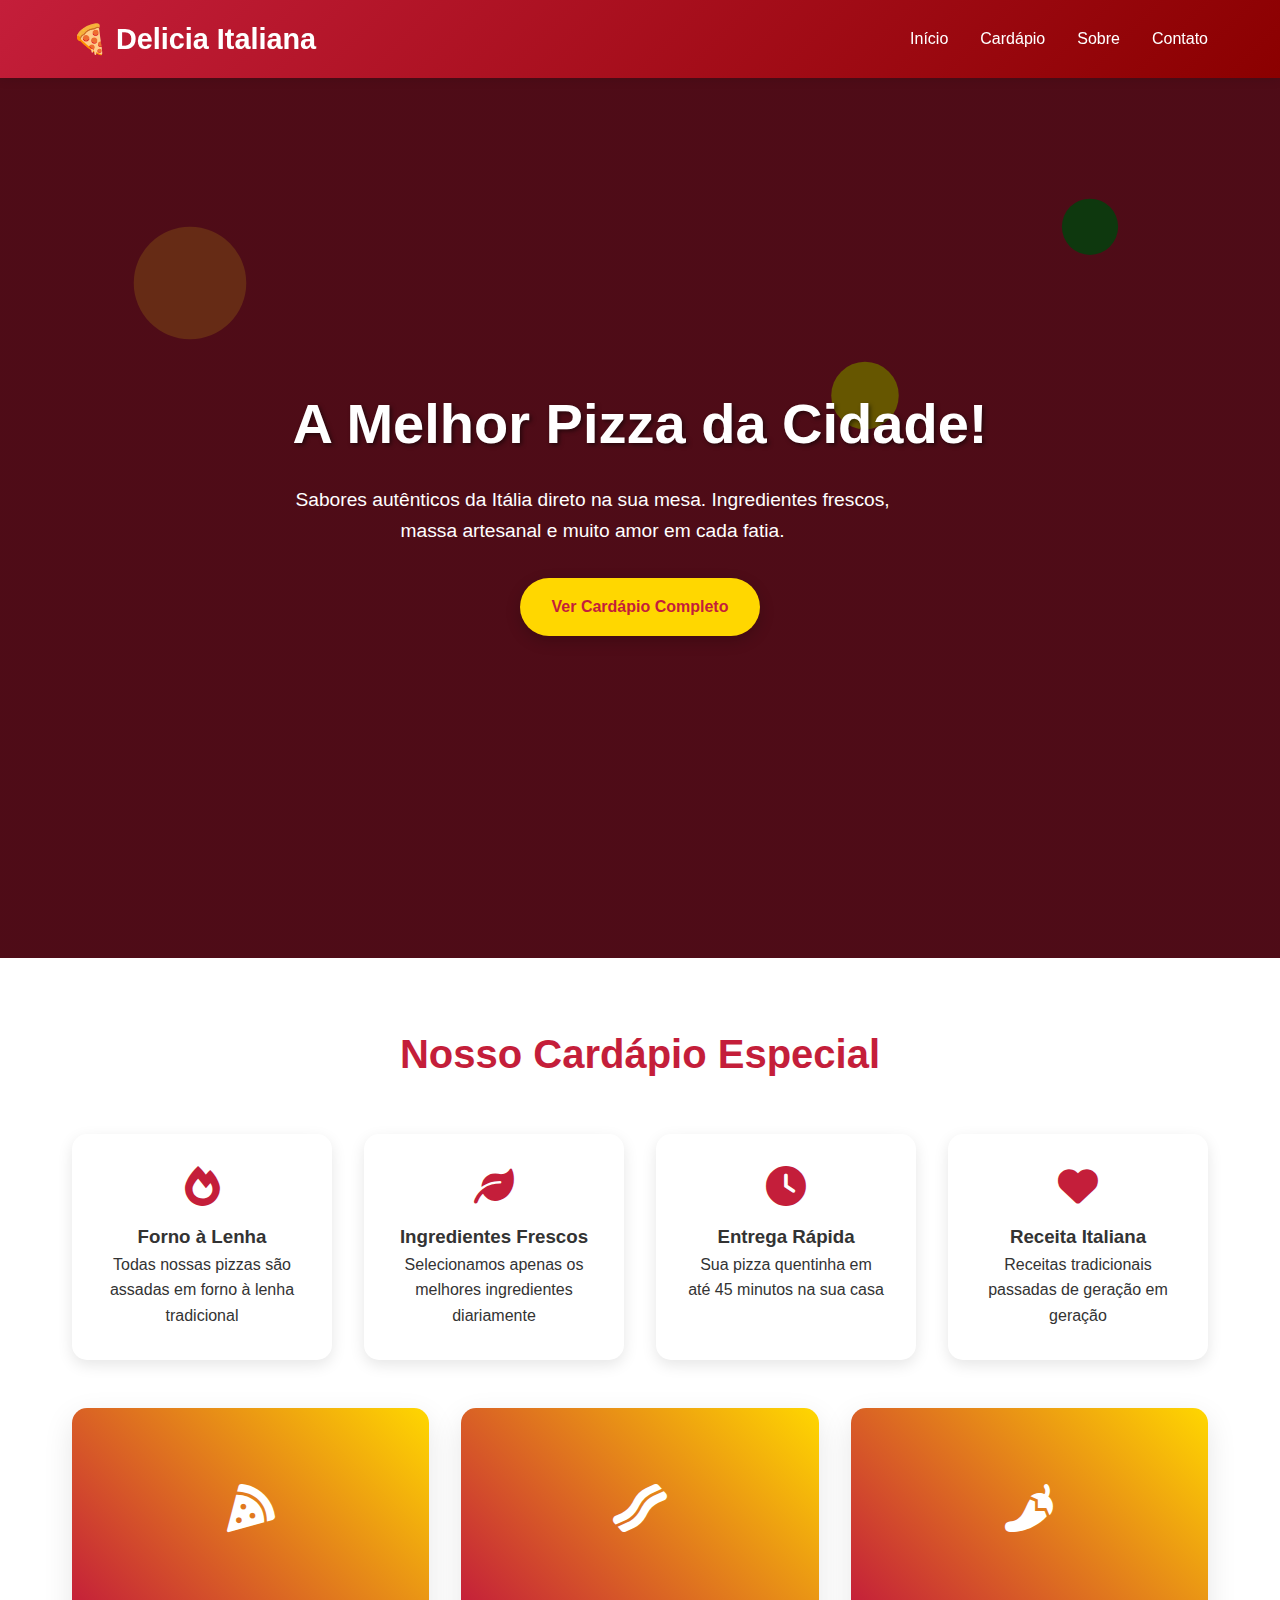
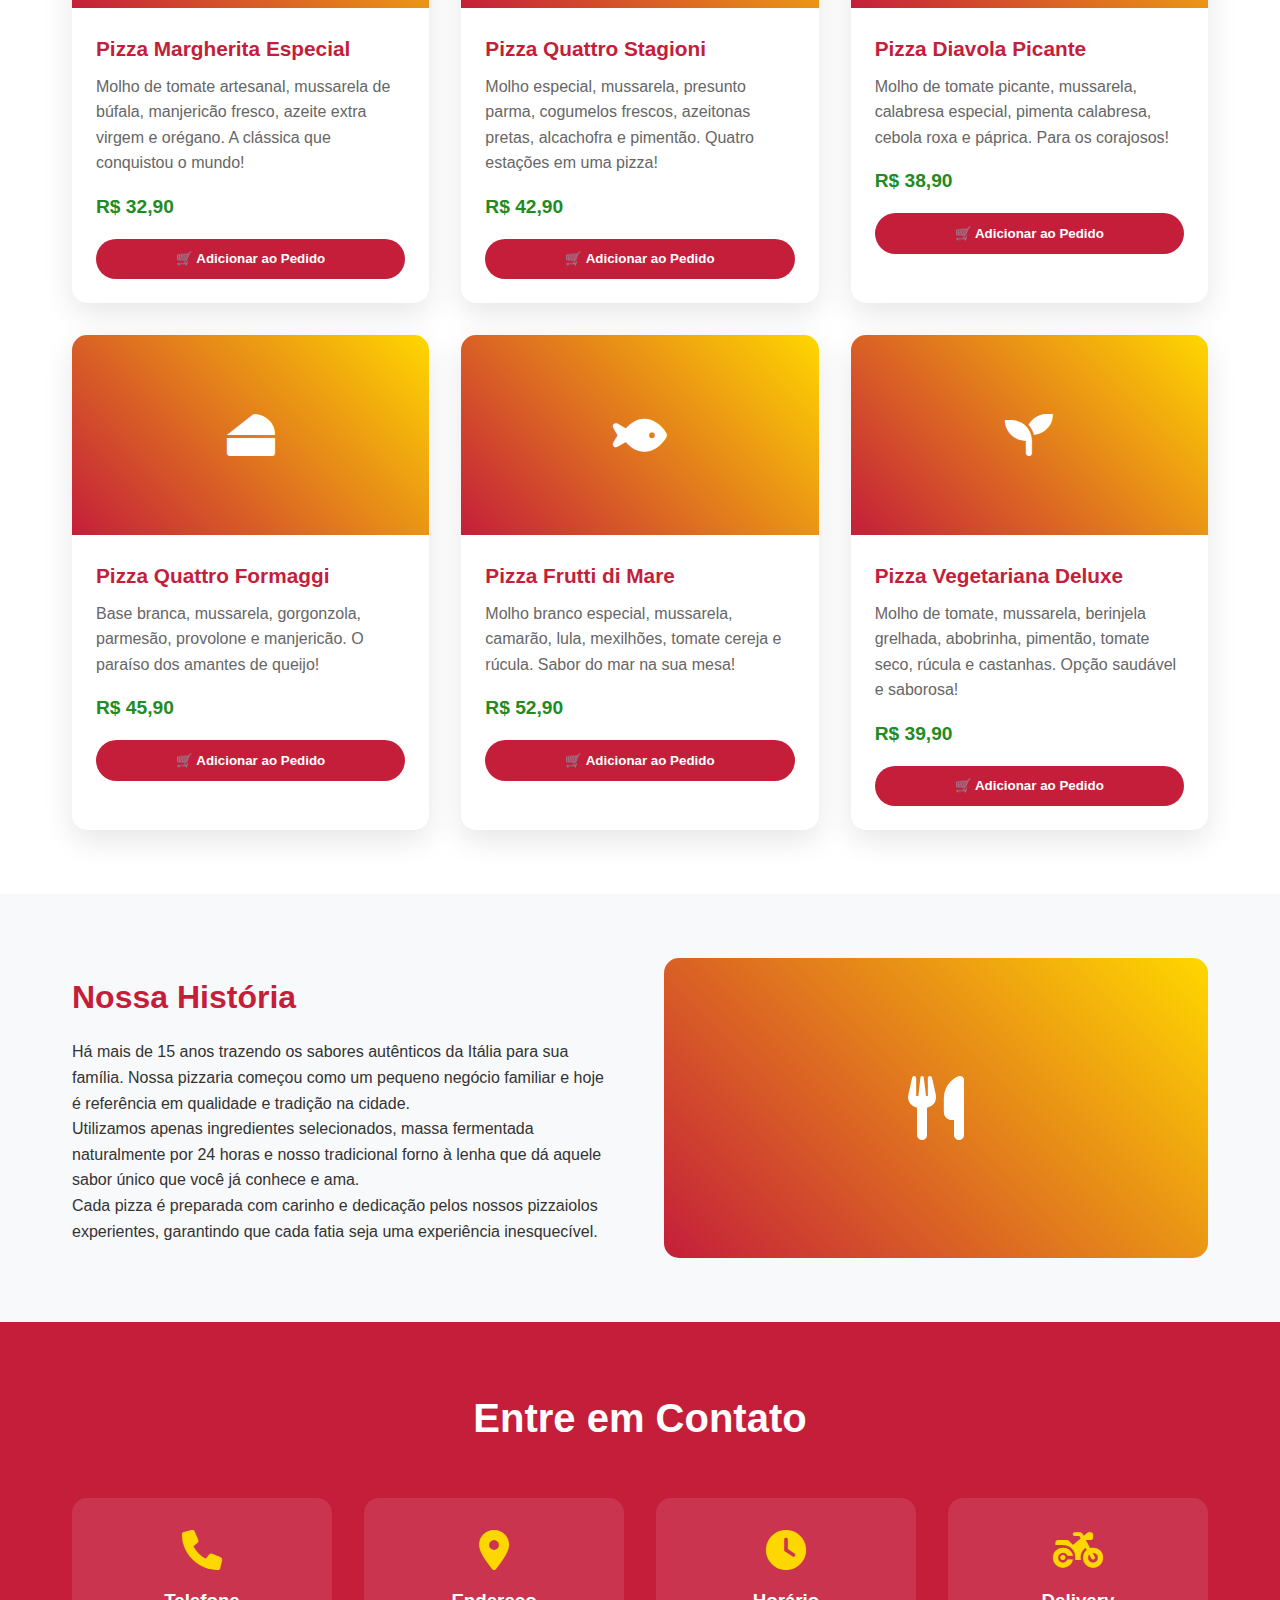
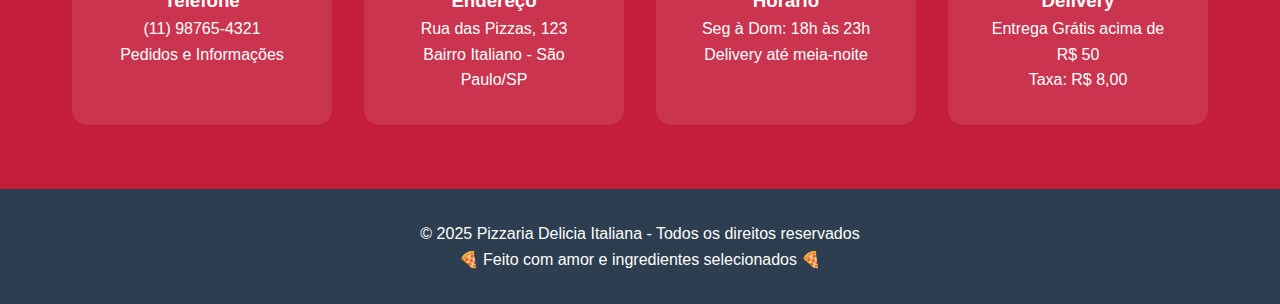
<file: SitePersonalizado/exemplo/pizzaria.html>
<!DOCTYPE html>
<html lang="pt-br">
<head>
    <meta charset="UTF-8">
    <meta name="viewport" content="width=device-width, initial-scale=1.0">
    <title>Pizzaria Delicia Italiana - Exemplo</title>
    <link rel="stylesheet" href="https://cdnjs.cloudflare.com/ajax/libs/font-awesome/6.0.0/css/all.min.css">
    <style>
        * {
            margin: 0;
            padding: 0;
            box-sizing: border-box;
        }

        body {
            font-family: 'Arial', sans-serif;
            line-height: 1.6;
            color: #333;
        }

        .header {
            background: linear-gradient(135deg, #c41e3a, #8B0000);
            color: white;
            padding: 1rem 0;
            position: fixed;
            width: 100%;
            top: 0;
            z-index: 1000;
            box-shadow: 0 2px 10px rgba(0,0,0,0.1);
        }

        .nav {
            display: flex;
            justify-content: space-between;
            align-items: center;
            max-width: 1200px;
            margin: 0 auto;
            padding: 0 2rem;
        }

        .logo {
            font-size: 1.8rem;
            font-weight: bold;
        }

        .nav-links {
            display: flex;
            list-style: none;
            gap: 2rem;
        }

        .nav-links a {
            color: white;
            text-decoration: none;
            transition: color 0.3s;
        }

        .nav-links a:hover {
            color: #FFD700;
        }

        .hero {
            background: linear-gradient(rgba(0,0,0,0.6), rgba(0,0,0,0.6)), url('data:image/svg+xml,<svg xmlns="http://www.w3.org/2000/svg" viewBox="0 0 1200 800"><rect fill="%23c41e3a" width="1200" height="800"/><circle fill="%23FF6B35" cx="200" cy="200" r="50"/><circle fill="%23FFD700" cx="800" cy="300" r="30"/><circle fill="%23228B22" cx="1000" cy="150" r="25"/></svg>');
            height: 100vh;
            display: flex;
            align-items: center;
            justify-content: center;
            text-align: center;
            color: white;
            background-size: cover;
            background-position: center;
        }

        .hero-content h1 {
            font-size: 3.5rem;
            margin-bottom: 1rem;
            text-shadow: 2px 2px 4px rgba(0,0,0,0.5);
        }

        .hero-content p {
            font-size: 1.2rem;
            margin-bottom: 2rem;
            max-width: 600px;
        }

        .btn {
            display: inline-block;
            padding: 1rem 2rem;
            background: #FFD700;
            color: #c41e3a;
            text-decoration: none;
            border-radius: 50px;
            font-weight: bold;
            transition: transform 0.3s, box-shadow 0.3s;
            box-shadow: 0 5px 15px rgba(0,0,0,0.2);
        }

        .btn:hover {
            transform: translateY(-3px);
            box-shadow: 0 8px 25px rgba(0,0,0,0.3);
        }

        .container {
            max-width: 1200px;
            margin: 0 auto;
            padding: 0 2rem;
        }

        .section {
            padding: 4rem 0;
        }

        .section-title {
            text-align: center;
            font-size: 2.5rem;
            margin-bottom: 3rem;
            color: #c41e3a;
        }

        .menu-grid {
            display: grid;
            grid-template-columns: repeat(auto-fit, minmax(300px, 1fr));
            gap: 2rem;
            margin-top: 2rem;
        }

        .menu-item {
            background: white;
            border-radius: 15px;
            overflow: hidden;
            box-shadow: 0 10px 30px rgba(0,0,0,0.1);
            transition: transform 0.3s;
        }

        .menu-item:hover {
            transform: translateY(-10px);
        }

        .menu-image {
            height: 200px;
            background: linear-gradient(45deg, #c41e3a, #FFD700);
            display: flex;
            align-items: center;
            justify-content: center;
            color: white;
            font-size: 3rem;
        }

        .menu-content {
            padding: 1.5rem;
        }

        .menu-content h3 {
            color: #c41e3a;
            margin-bottom: 0.5rem;
            font-size: 1.3rem;
        }

        .menu-content p {
            color: #666;
            margin-bottom: 1rem;
            line-height: 1.6;
        }

        .price {
            font-size: 1.2rem;
            font-weight: bold;
            color: #228B22;
            margin-bottom: 1rem;
        }

        .order-btn {
            width: 100%;
            padding: 0.8rem;
            background: #c41e3a;
            color: white;
            border: none;
            border-radius: 25px;
            cursor: pointer;
            transition: background 0.3s;
            font-weight: bold;
        }

        .order-btn:hover {
            background: #8B0000;
        }

        .about {
            background: #f8f9fa;
        }

        .about-content {
            display: grid;
            grid-template-columns: 1fr 1fr;
            gap: 3rem;
            align-items: center;
        }

        .about-text h3 {
            color: #c41e3a;
            font-size: 2rem;
            margin-bottom: 1rem;
        }

        .about-image {
            background: linear-gradient(45deg, #c41e3a, #FFD700);
            height: 300px;
            border-radius: 15px;
            display: flex;
            align-items: center;
            justify-content: center;
            color: white;
            font-size: 4rem;
        }

        .contact {
            background: #c41e3a;
            color: white;
        }

        .contact-grid {
            display: grid;
            grid-template-columns: repeat(auto-fit, minmax(250px, 1fr));
            gap: 2rem;
            text-align: center;
        }

        .contact-item {
            padding: 2rem;
            background: rgba(255,255,255,0.1);
            border-radius: 15px;
        }

        .contact-item i {
            font-size: 2.5rem;
            margin-bottom: 1rem;
            color: #FFD700;
        }

        .footer {
            background: #2c3e50;
            color: white;
            text-align: center;
            padding: 2rem 0;
        }

        .delivery-info {
            background: #FFD700;
            color: #c41e3a;
            padding: 1rem;
            text-align: center;
            font-weight: bold;
            position: relative;
            overflow: hidden;
        }

        .delivery-info::before {
            content: '';
            position: absolute;
            top: 0;
            left: -100%;
            width: 100%;
            height: 100%;
            background: linear-gradient(90deg, transparent, rgba(255,255,255,0.3), transparent);
            animation: shine 3s infinite;
        }

        @keyframes shine {
            0% { left: -100%; }
            100% { left: 100%; }
        }

        .specialties {
            display: grid;
            grid-template-columns: repeat(auto-fit, minmax(200px, 1fr));
            gap: 2rem;
            margin: 3rem 0;
        }

        .specialty {
            text-align: center;
            padding: 2rem;
            background: white;
            border-radius: 15px;
            box-shadow: 0 5px 15px rgba(0,0,0,0.1);
        }

        .specialty i {
            font-size: 2.5rem;
            color: #c41e3a;
            margin-bottom: 1rem;
        }

        @media (max-width: 768px) {
            .nav-links {
                display: none;
            }
            
            .hero-content h1 {
                font-size: 2.5rem;
            }
            
            .about-content {
                grid-template-columns: 1fr;
            }
            
            .container {
                padding: 0 1rem;
            }
        }
    </style>
</head>
<body>
    <header class="header">
        <nav class="nav">
            <div class="logo">🍕 Delicia Italiana</div>
            <ul class="nav-links">
                <li><a href="#home">Início</a></li>
                <li><a href="#menu">Cardápio</a></li>
                <li><a href="#about">Sobre</a></li>
                <li><a href="#contact">Contato</a></li>
            </ul>
        </nav>
    </header>

    <div class="delivery-info">
        🚚 DELIVERY GRÁTIS em pedidos acima de R$ 50,00 • Entrega em até 45 minutos! 🚚
    </div>

    <section id="home" class="hero">
        <div class="hero-content">
            <h1>A Melhor Pizza da Cidade!</h1>
            <p>Sabores autênticos da Itália direto na sua mesa. Ingredientes frescos, massa artesanal e muito amor em cada fatia.</p>
            <a href="#menu" class="btn">Ver Cardápio Completo</a>
        </div>
    </section>

    <section id="menu" class="section">
        <div class="container">
            <h2 class="section-title">Nosso Cardápio Especial</h2>
            
            <div class="specialties">
                <div class="specialty">
                    <i class="fas fa-fire"></i>
                    <h3>Forno à Lenha</h3>
                    <p>Todas nossas pizzas são assadas em forno à lenha tradicional</p>
                </div>
                <div class="specialty">
                    <i class="fas fa-leaf"></i>
                    <h3>Ingredientes Frescos</h3>
                    <p>Selecionamos apenas os melhores ingredientes diariamente</p>
                </div>
                <div class="specialty">
                    <i class="fas fa-clock"></i>
                    <h3>Entrega Rápida</h3>
                    <p>Sua pizza quentinha em até 45 minutos na sua casa</p>
                </div>
                <div class="specialty">
                    <i class="fas fa-heart"></i>
                    <h3>Receita Italiana</h3>
                    <p>Receitas tradicionais passadas de geração em geração</p>
                </div>
            </div>

            <div class="menu-grid">
                <div class="menu-item">
                    <div class="menu-image">
                        <i class="fas fa-pizza-slice"></i>
                    </div>
                    <div class="menu-content">
                        <h3>Pizza Margherita Especial</h3>
                        <p>Molho de tomate artesanal, mussarela de búfala, manjericão fresco, azeite extra virgem e orégano. A clássica que conquistou o mundo!</p>
                        <div class="price">R$ 32,90</div>
                        <button class="order-btn">🛒 Adicionar ao Pedido</button>
                    </div>
                </div>

                <div class="menu-item">
                    <div class="menu-image">
                        <i class="fas fa-bacon"></i>
                    </div>
                    <div class="menu-content">
                        <h3>Pizza Quattro Stagioni</h3>
                        <p>Molho especial, mussarela, presunto parma, cogumelos frescos, azeitonas pretas, alcachofra e pimentão. Quatro estações em uma pizza!</p>
                        <div class="price">R$ 42,90</div>
                        <button class="order-btn">🛒 Adicionar ao Pedido</button>
                    </div>
                </div>

                <div class="menu-item">
                    <div class="menu-image">
                        <i class="fas fa-pepper-hot"></i>
                    </div>
                    <div class="menu-content">
                        <h3>Pizza Diavola Picante</h3>
                        <p>Molho de tomate picante, mussarela, calabresa especial, pimenta calabresa, cebola roxa e páprica. Para os corajosos!</p>
                        <div class="price">R$ 38,90</div>
                        <button class="order-btn">🛒 Adicionar ao Pedido</button>
                    </div>
                </div>

                <div class="menu-item">
                    <div class="menu-image">
                        <i class="fas fa-cheese"></i>
                    </div>
                    <div class="menu-content">
                        <h3>Pizza Quattro Formaggi</h3>
                        <p>Base branca, mussarela, gorgonzola, parmesão, provolone e manjericão. O paraíso dos amantes de queijo!</p>
                        <div class="price">R$ 45,90</div>
                        <button class="order-btn">🛒 Adicionar ao Pedido</button>
                    </div>
                </div>

                <div class="menu-item">
                    <div class="menu-image">
                        <i class="fas fa-fish"></i>
                    </div>
                    <div class="menu-content">
                        <h3>Pizza Frutti di Mare</h3>
                        <p>Molho branco especial, mussarela, camarão, lula, mexilhões, tomate cereja e rúcula. Sabor do mar na sua mesa!</p>
                        <div class="price">R$ 52,90</div>
                        <button class="order-btn">🛒 Adicionar ao Pedido</button>
                    </div>
                </div>

                <div class="menu-item">
                    <div class="menu-image">
                        <i class="fas fa-seedling"></i>
                    </div>
                    <div class="menu-content">
                        <h3>Pizza Vegetariana Deluxe</h3>
                        <p>Molho de tomate, mussarela, berinjela grelhada, abobrinha, pimentão, tomate seco, rúcula e castanhas. Opção saudável e saborosa!</p>
                        <div class="price">R$ 39,90</div>
                        <button class="order-btn">🛒 Adicionar ao Pedido</button>
                    </div>
                </div>
            </div>
        </div>
    </section>

    <section id="about" class="section about">
        <div class="container">
            <div class="about-content">
                <div class="about-text">
                    <h3>Nossa História</h3>
                    <p>Há mais de 15 anos trazendo os sabores autênticos da Itália para sua família. Nossa pizzaria começou como um pequeno negócio familiar e hoje é referência em qualidade e tradição na cidade.</p>
                    <p>Utilizamos apenas ingredientes selecionados, massa fermentada naturalmente por 24 horas e nosso tradicional forno à lenha que dá aquele sabor único que você já conhece e ama.</p>
                    <p>Cada pizza é preparada com carinho e dedicação pelos nossos pizzaiolos experientes, garantindo que cada fatia seja uma experiência inesquecível.</p>
                </div>
                <div class="about-image">
                    <i class="fas fa-utensils"></i>
                </div>
            </div>
        </div>
    </section>

    <section id="contact" class="section contact">
        <div class="container">
            <h2 class="section-title" style="color: white;">Entre em Contato</h2>
            <div class="contact-grid">
                <div class="contact-item">
                    <i class="fas fa-phone"></i>
                    <h3>Telefone</h3>
                    <p>(11) 98765-4321</p>
                    <p>Pedidos e Informações</p>
                </div>
                <div class="contact-item">
                    <i class="fas fa-map-marker-alt"></i>
                    <h3>Endereço</h3>
                    <p>Rua das Pizzas, 123</p>
                    <p>Bairro Italiano - São Paulo/SP</p>
                </div>
                <div class="contact-item">
                    <i class="fas fa-clock"></i>
                    <h3>Horário</h3>
                    <p>Seg à Dom: 18h às 23h</p>
                    <p>Delivery até meia-noite</p>
                </div>
                <div class="contact-item">
                    <i class="fas fa-motorcycle"></i>
                    <h3>Delivery</h3>
                    <p>Entrega Grátis acima de R$ 50</p>
                    <p>Taxa: R$ 8,00</p>
                </div>
            </div>
        </div>
    </section>

    <footer class="footer">
        <div class="container">
            <p>&copy; 2025 Pizzaria Delicia Italiana - Todos os direitos reservados</p>
            <p>🍕 Feito com amor e ingredientes selecionados 🍕</p>
        </div>
    </footer>

    <script>
        // Smooth scrolling
        document.querySelectorAll('a[href^="#"]').forEach(anchor => {
            anchor.addEventListener('click', function (e) {
                e.preventDefault();
                document.querySelector(this.getAttribute('href')).scrollIntoView({
                    behavior: 'smooth'
                });
            });
        });

        // Order button functionality
        document.querySelectorAll('.order-btn').forEach(btn => {
            btn.addEventListener('click', function() {
                const pizzaName = this.parentElement.querySelector('h3').textContent;
                alert(`${pizzaName} adicionada ao carrinho! 🍕\n\nEm um site real, isso abriria o sistema de pedidos.`);
            });
        });
    </script>
</body>
</html>
</file>
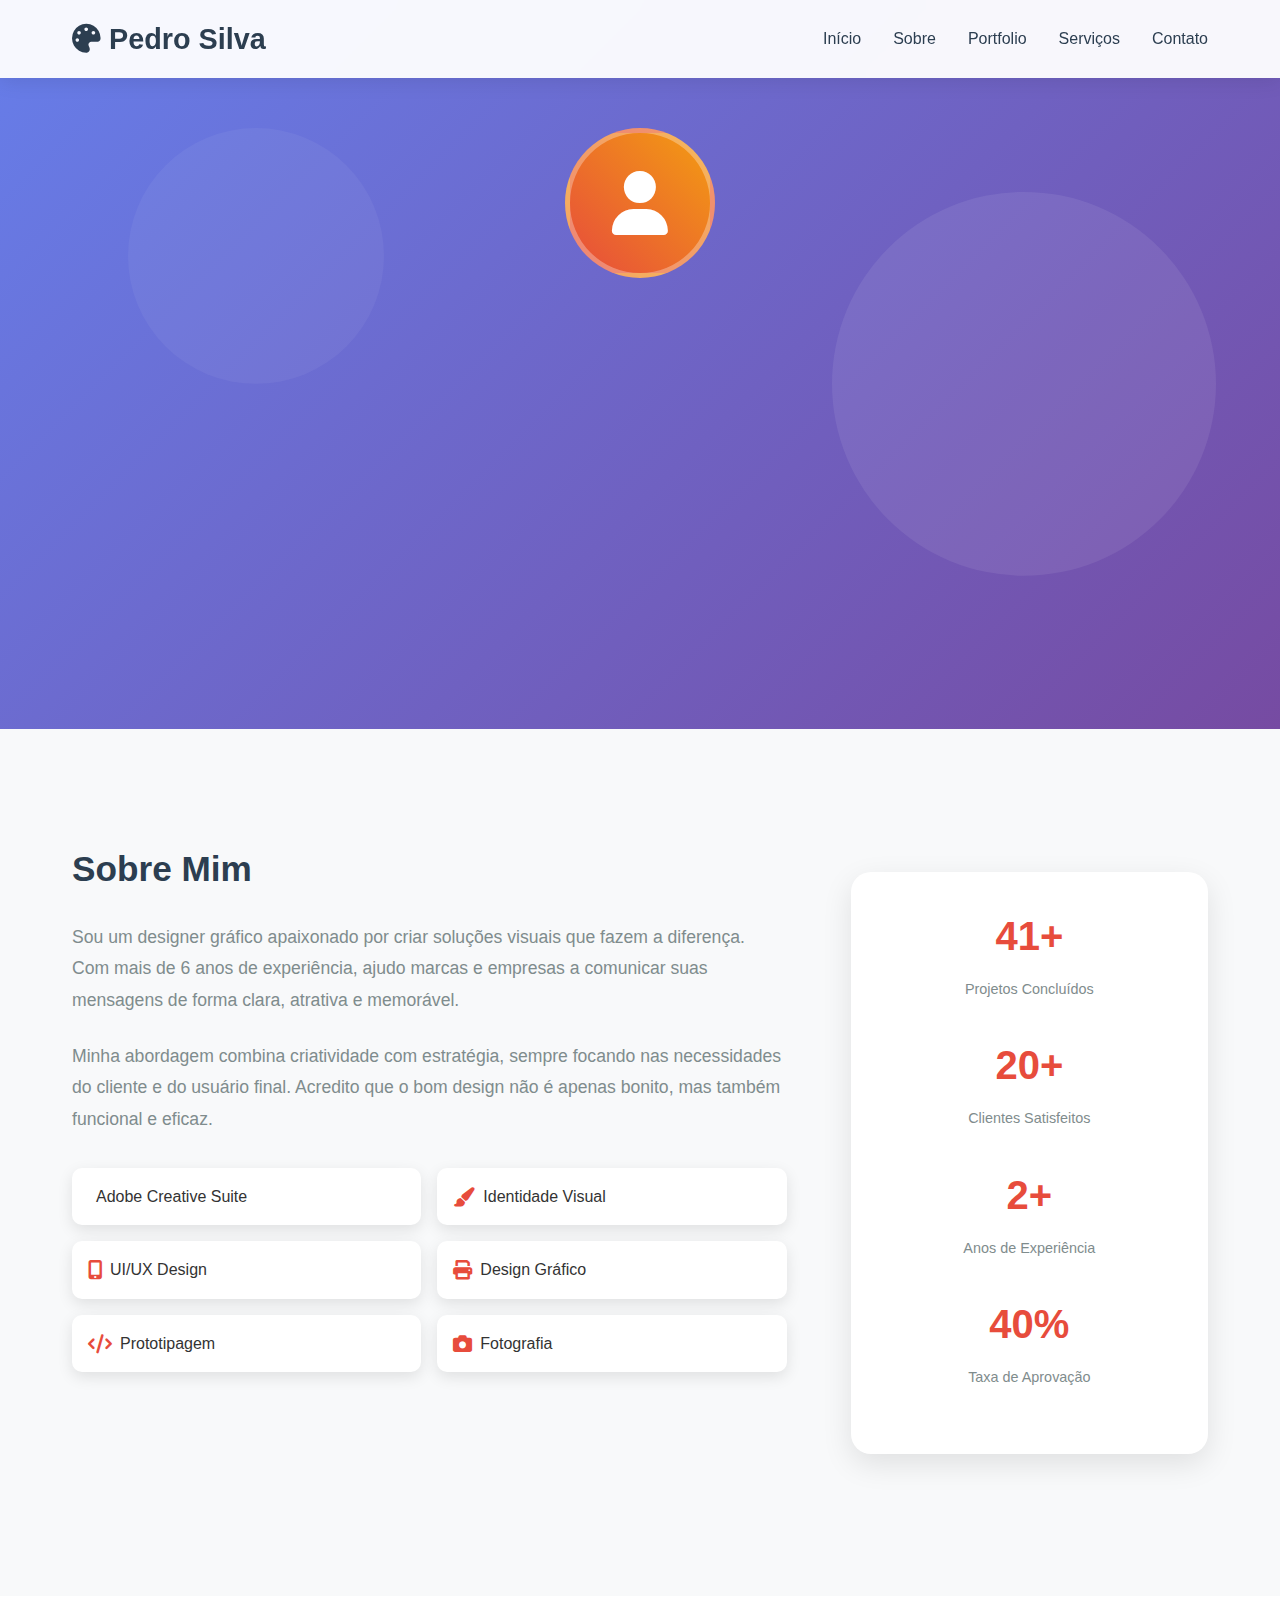
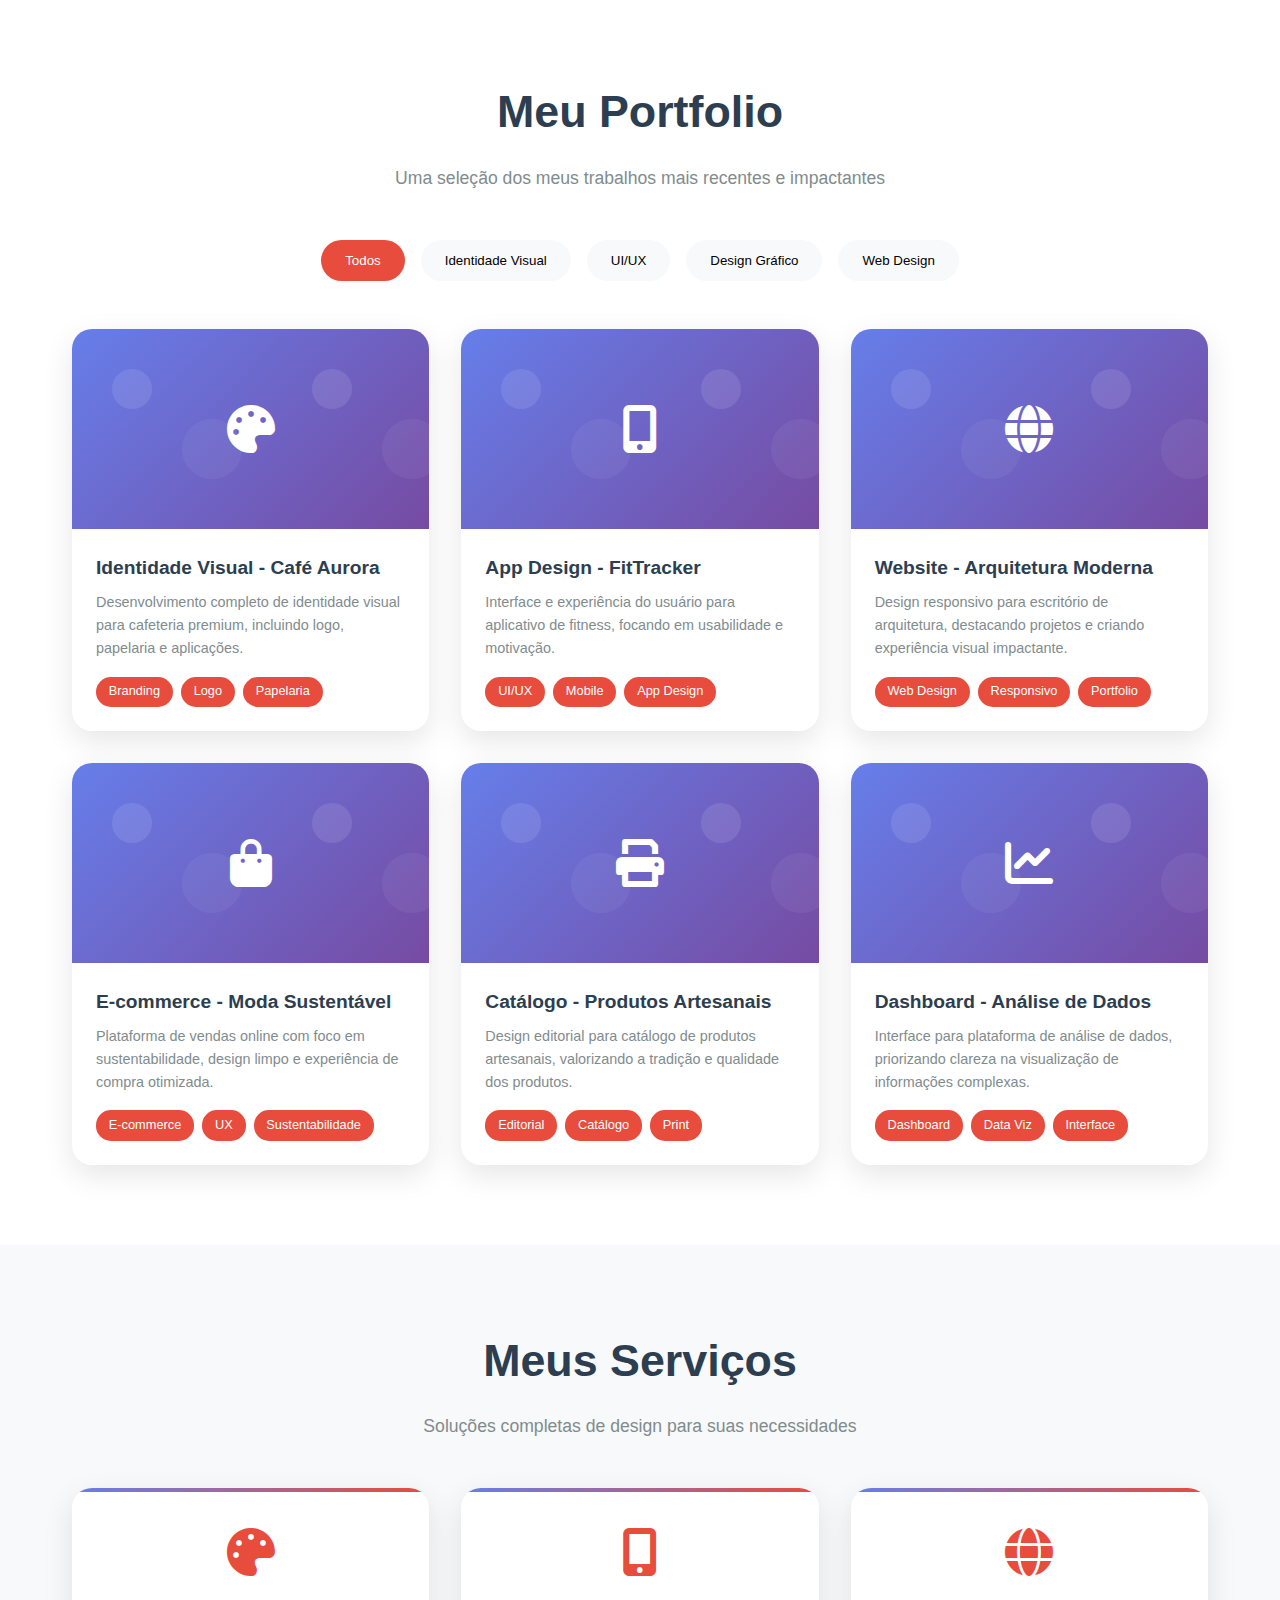
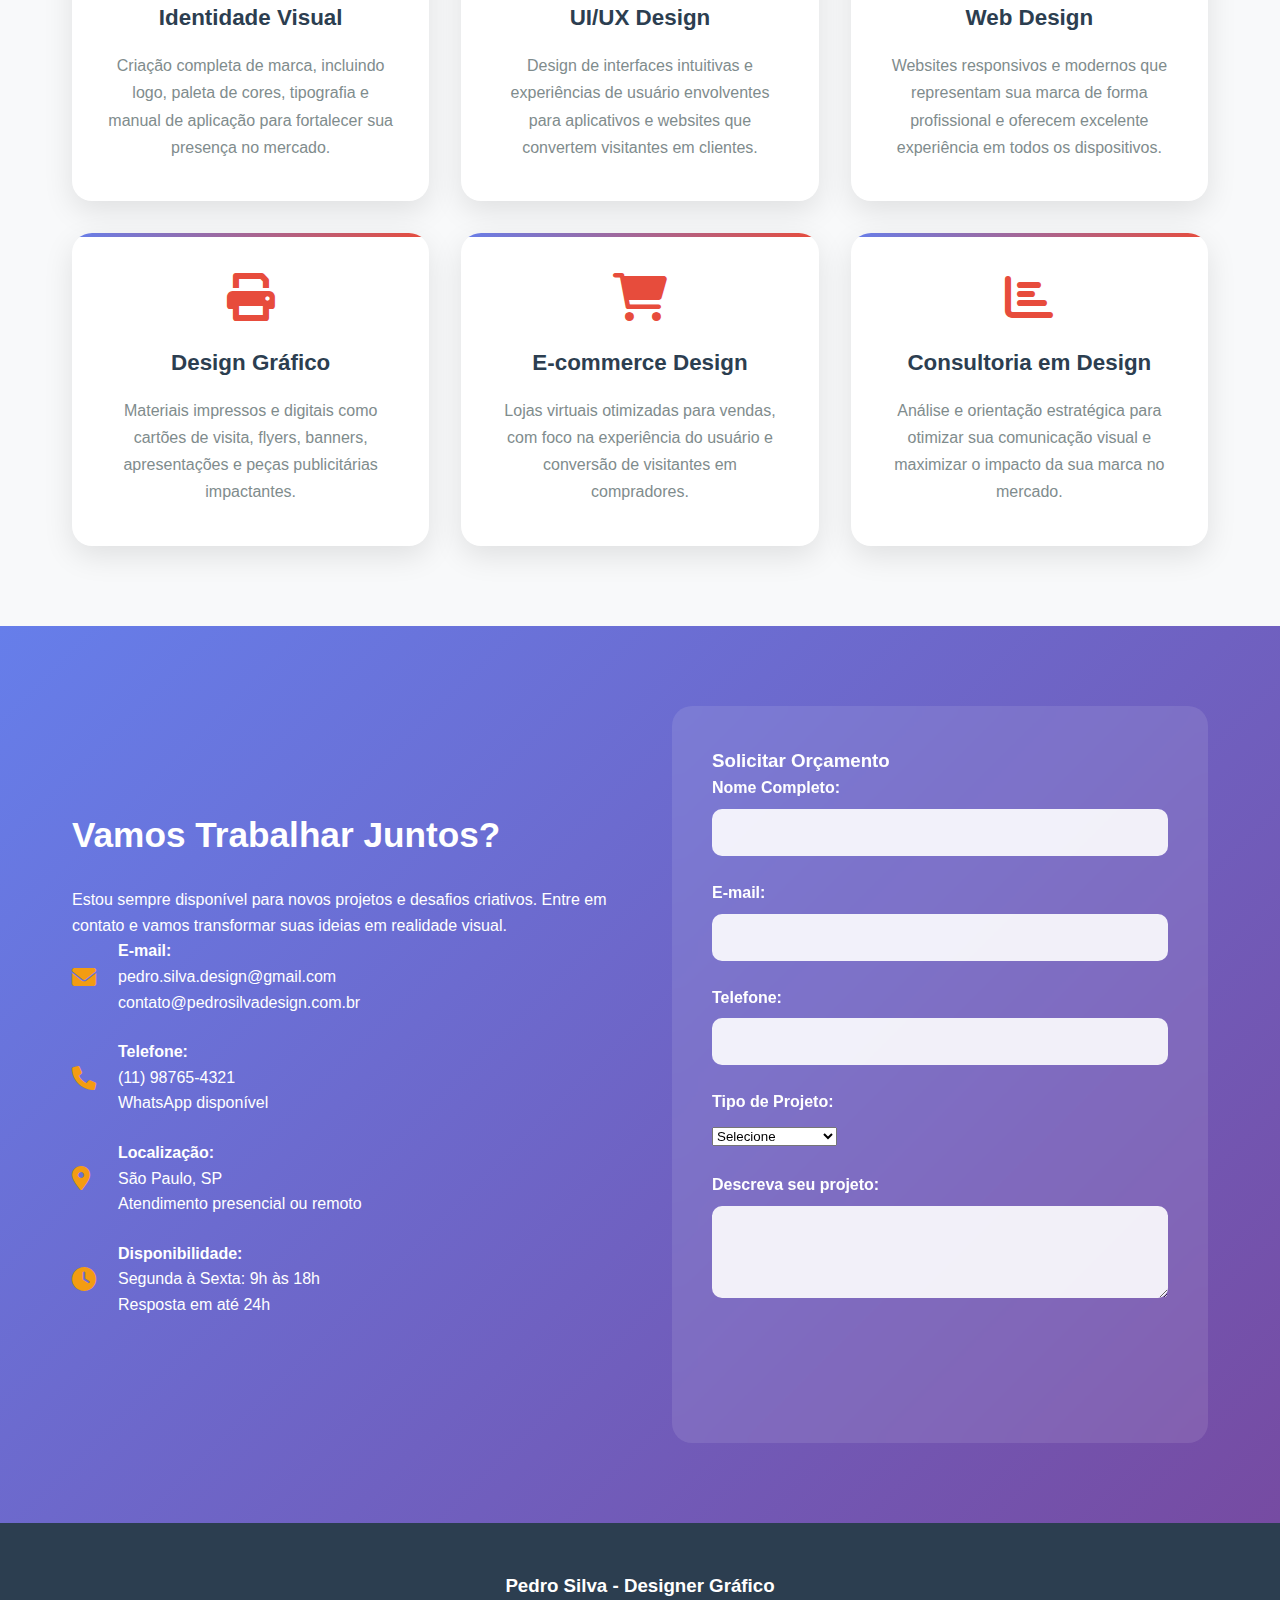
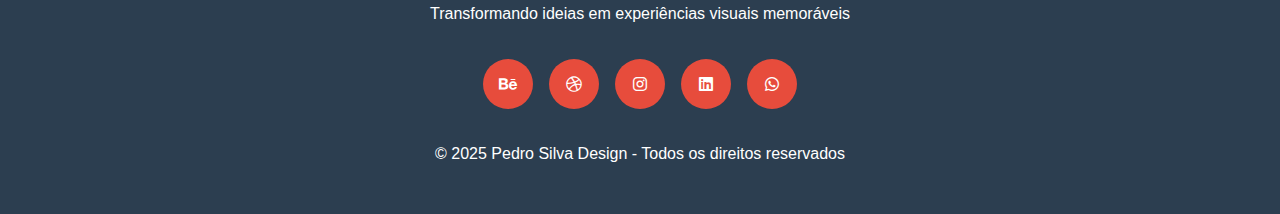
<file: SitePersonalizado/exemplo/portfolio.html>
<!DOCTYPE html>
<html lang="pt-br">
<head>
    <meta charset="UTF-8">
    <meta name="viewport" content="width=device-width, initial-scale=1.0">
    <title>Pedro Silva - Designer Gráfico</title>
    <link rel="stylesheet" href="https://cdnjs.cloudflare.com/ajax/libs/font-awesome/6.0.0/css/all.min.css">
    <style>
        * {
            margin: 0;
            padding: 0;
            box-sizing: border-box;
        }

        body {
            font-family: 'Arial', sans-serif;
            line-height: 1.6;
            color: #333;
            overflow-x: hidden;
        }

        .header {
            background: rgba(255,255,255,0.95);
            backdrop-filter: blur(10px);
            position: fixed;
            width: 100%;
            top: 0;
            z-index: 1000;
            box-shadow: 0 2px 20px rgba(0,0,0,0.1);
        }

        .nav {
            display: flex;
            justify-content: space-between;
            align-items: center;
            max-width: 1200px;
            margin: 0 auto;
            padding: 1rem 2rem;
        }

        .logo {
            font-size: 1.8rem;
            font-weight: bold;
            color: #2c3e50;
            display: flex;
            align-items: center;
            gap: 0.5rem;
        }

        .nav-links {
            display: flex;
            list-style: none;
            gap: 2rem;
        }

        .nav-links a {
            color: #2c3e50;
            text-decoration: none;
            font-weight: 500;
            transition: color 0.3s;
            position: relative;
        }

        .nav-links a:hover {
            color: #e74c3c;
        }

        .nav-links a::after {
            content: '';
            position: absolute;
            width: 0;
            height: 2px;
            bottom: -5px;
            left: 0;
            background: #e74c3c;
            transition: width 0.3s;
        }

        .nav-links a:hover::after {
            width: 100%;
        }

        .hero {
            background: linear-gradient(135deg, #667eea 0%, #764ba2 100%);
            color: white;
            padding: 8rem 0 4rem;
            text-align: center;
            position: relative;
            overflow: hidden;
        }

        .hero::before {
            content: '';
            position: absolute;
            top: 0;
            left: 0;
            right: 0;
            bottom: 0;
            background: url('data:image/svg+xml,<svg xmlns="http://www.w3.org/2000/svg" viewBox="0 0 1000 1000"><polygon fill="rgba(255,255,255,0.1)" points="0,1000 500,600 1000,800 1000,1000"/><circle fill="rgba(255,255,255,0.05)" cx="200" cy="200" r="100"/><circle fill="rgba(255,255,255,0.08)" cx="800" cy="300" r="150"/></svg>');
            background-size: cover;
        }

        .hero-content {
            position: relative;
            z-index: 2;
            max-width: 800px;
            margin: 0 auto;
        }

        .profile-photo {
            width: 150px;
            height: 150px;
            background: linear-gradient(45deg, #e74c3c, #f39c12);
            border-radius: 50%;
            margin: 0 auto 2rem;
            display: flex;
            align-items: center;
            justify-content: center;
            font-size: 4rem;
            color: white;
            border: 5px solid rgba(255,255,255,0.3);
            animation: float 3s ease-in-out infinite;
        }

        @keyframes float {
            0%, 100% { transform: translateY(0px); }
            50% { transform: translateY(-10px); }
        }

        .hero h1 {
            font-size: 3.5rem;
            margin-bottom: 1rem;
            opacity: 0;
            animation: fadeInUp 1s ease 0.3s forwards;
        }

        .hero .subtitle {
            font-size: 1.3rem;
            margin-bottom: 1rem;
            opacity: 0;
            animation: fadeInUp 1s ease 0.6s forwards;
            color: rgba(255,255,255,0.9);
        }

        .hero p {
            font-size: 1.1rem;
            margin-bottom: 2rem;
            opacity: 0;
            animation: fadeInUp 1s ease 0.9s forwards;
            max-width: 600px;
            margin-left: auto;
            margin-right: auto;
        }

        .btn {
            display: inline-block;
            padding: 1.2rem 2.5rem;
            background: #e74c3c;
            color: white;
            text-decoration: none;
            border-radius: 50px;
            font-weight: bold;
            transition: all 0.3s;
            box-shadow: 0 5px 15px rgba(231, 76, 60, 0.4);
            opacity: 0;
            animation: fadeInUp 1s ease 1.2s forwards;
            margin: 0.5rem;
        }

        .btn:hover {
            transform: translateY(-3px);
            box-shadow: 0 10px 25px rgba(231, 76, 60, 0.6);
        }

        .btn.btn-outline {
            background: transparent;
            border: 2px solid white;
            color: white;
        }

        .btn.btn-outline:hover {
            background: white;
            color: #667eea;
        }

        @keyframes fadeInUp {
            to {
                opacity: 1;
                transform: translateY(0);
            }
            from {
                opacity: 0;
                transform: translateY(30px);
            }
        }

        .container {
            max-width: 1200px;
            margin: 0 auto;
            padding: 0 2rem;
        }

        .section {
            padding: 5rem 0;
        }

        .section-title {
            text-align: center;
            font-size: 2.8rem;
            margin-bottom: 1rem;
            color: #2c3e50;
        }

        .section-subtitle {
            text-align: center;
            font-size: 1.1rem;
            color: #7f8c8d;
            margin-bottom: 3rem;
            max-width: 600px;
            margin-left: auto;
            margin-right: auto;
        }

        .about {
            background: #f8f9fa;
        }

        .about-content {
            display: grid;
            grid-template-columns: 2fr 1fr;
            gap: 4rem;
            align-items: center;
        }

        .about-text {
            padding: 2rem 0;
        }

        .about-text h3 {
            font-size: 2.2rem;
            color: #2c3e50;
            margin-bottom: 1.5rem;
        }

        .about-text p {
            color: #7f8c8d;
            margin-bottom: 1.5rem;
            line-height: 1.8;
            font-size: 1.1rem;
        }

        .skills-grid {
            display: grid;
            grid-template-columns: 1fr 1fr;
            gap: 1rem;
            margin: 2rem 0;
        }

        .skill {
            background: white;
            padding: 1rem;
            border-radius: 10px;
            box-shadow: 0 5px 15px rgba(0,0,0,0.1);
            display: flex;
            align-items: center;
            gap: 0.5rem;
        }

        .skill i {
            color: #e74c3c;
            font-size: 1.2rem;
        }

        .about-stats {
            background: white;
            padding: 2rem;
            border-radius: 20px;
            box-shadow: 0 10px 30px rgba(0,0,0,0.1);
            text-align: center;
        }

        .stat {
            margin-bottom: 2rem;
        }

        .stat-number {
            display: block;
            font-size: 2.5rem;
            font-weight: bold;
            color: #e74c3c;
            margin-bottom: 0.5rem;
        }

        .stat-label {
            color: #7f8c8d;
            font-size: 0.9rem;
        }

        .portfolio {
            background: white;
        }

        .portfolio-filters {
            display: flex;
            justify-content: center;
            gap: 1rem;
            margin-bottom: 3rem;
            flex-wrap: wrap;
        }

        .filter-btn {
            padding: 0.8rem 1.5rem;
            background: #f8f9fa;
            border: none;
            border-radius: 25px;
            cursor: pointer;
            transition: all 0.3s;
            font-weight: 500;
        }

        .filter-btn.active,
        .filter-btn:hover {
            background: #e74c3c;
            color: white;
        }

        .portfolio-grid {
            display: grid;
            grid-template-columns: repeat(auto-fit, minmax(300px, 1fr));
            gap: 2rem;
        }

        .portfolio-item {
            background: white;
            border-radius: 20px;
            overflow: hidden;
            box-shadow: 0 10px 30px rgba(0,0,0,0.1);
            transition: transform 0.3s, box-shadow 0.3s;
            position: relative;
        }

        .portfolio-item:hover {
            transform: translateY(-10px);
            box-shadow: 0 20px 40px rgba(0,0,0,0.15);
        }

        .portfolio-image {
            height: 200px;
            background: linear-gradient(135deg, #667eea, #764ba2);
            display: flex;
            align-items: center;
            justify-content: center;
            color: white;
            font-size: 3rem;
            position: relative;
            overflow: hidden;
        }

        .portfolio-image::before {
            content: '';
            position: absolute;
            top: 0;
            left: 0;
            right: 0;
            bottom: 0;
            background: url('data:image/svg+xml,<svg xmlns="http://www.w3.org/2000/svg" viewBox="0 0 100 100"><circle fill="rgba(255,255,255,0.1)" cx="30" cy="30" r="10"/><circle fill="rgba(255,255,255,0.05)" cx="70" cy="60" r="15"/></svg>');
        }

        .portfolio-overlay {
            position: absolute;
            top: 0;
            left: 0;
            right: 0;
            bottom: 0;
            background: rgba(0,0,0,0.8);
            display: flex;
            align-items: center;
            justify-content: center;
            opacity: 0;
            transition: opacity 0.3s;
            color: white;
            gap: 1rem;
        }

        .portfolio-item:hover .portfolio-overlay {
            opacity: 1;
        }

        .portfolio-overlay a {
            color: white;
            font-size: 1.5rem;
            padding: 0.5rem;
            background: rgba(255,255,255,0.2);
            border-radius: 50%;
            transition: background 0.3s;
        }

        .portfolio-overlay a:hover {
            background: #e74c3c;
        }

        .portfolio-content {
            padding: 1.5rem;
        }

        .portfolio-content h3 {
            color: #2c3e50;
            margin-bottom: 0.5rem;
            font-size: 1.2rem;
        }

        .portfolio-content p {
            color: #7f8c8d;
            margin-bottom: 1rem;
            font-size: 0.9rem;
        }

        .portfolio-tags {
            display: flex;
            gap: 0.5rem;
            flex-wrap: wrap;
        }

        .tag {
            background: #e74c3c;
            color: white;
            padding: 0.3rem 0.8rem;
            border-radius: 15px;
            font-size: 0.8rem;
        }

        .services {
            background: #f8f9fa;
        }

        .services-grid {
            display: grid;
            grid-template-columns: repeat(auto-fit, minmax(280px, 1fr));
            gap: 2rem;
        }

        .service-card {
            background: white;
            padding: 2.5rem 2rem;
            border-radius: 20px;
            text-align: center;
            box-shadow: 0 10px 30px rgba(0,0,0,0.1);
            transition: transform 0.3s;
            position: relative;
            overflow: hidden;
        }

        .service-card::before {
            content: '';
            position: absolute;
            top: 0;
            left: 0;
            width: 100%;
            height: 4px;
            background: linear-gradient(90deg, #667eea, #e74c3c);
        }

        .service-card:hover {
            transform: translateY(-5px);
        }

        .service-icon {
            font-size: 3rem;
            color: #e74c3c;
            margin-bottom: 1.5rem;
        }

        .service-card h3 {
            font-size: 1.4rem;
            margin-bottom: 1rem;
            color: #2c3e50;
        }

        .service-card p {
            color: #7f8c8d;
            line-height: 1.7;
        }

        .contact {
            background: linear-gradient(135deg, #667eea 0%, #764ba2 100%);
            color: white;
        }

        .contact-content {
            display: grid;
            grid-template-columns: 1fr 1fr;
            gap: 4rem;
            align-items: center;
        }

        .contact-info h3 {
            font-size: 2.2rem;
            margin-bottom: 1.5rem;
        }

        .contact-item {
            display: flex;
            align-items: center;
            margin-bottom: 1.5rem;
        }

        .contact-item i {
            font-size: 1.5rem;
            margin-right: 1rem;
            color: #f39c12;
            width: 30px;
        }

        .contact-form {
            background: rgba(255,255,255,0.1);
            padding: 2.5rem;
            border-radius: 20px;
            backdrop-filter: blur(10px);
        }

        .form-group {
            margin-bottom: 1.5rem;
        }

        .form-group label {
            display: block;
            margin-bottom: 0.5rem;
            font-weight: 600;
        }

        .form-group input,
        .form-group textarea {
            width: 100%;
            padding: 1rem;
            border: none;
            border-radius: 10px;
            background: rgba(255,255,255,0.9);
            color: #333;
            outline: none;
            transition: background 0.3s;
        }

        .form-group input:focus,
        .form-group textarea:focus {
            background: white;
        }

        .footer {
            background: #2c3e50;
            color: white;
            text-align: center;
            padding: 3rem 0;
        }

        .social-links {
            display: flex;
            justify-content: center;
            gap: 1rem;
            margin: 2rem 0;
        }

        .social-links a {
            display: flex;
            align-items: center;
            justify-content: center;
            width: 50px;
            height: 50px;
            background: #e74c3c;
            color: white;
            border-radius: 50%;
            text-decoration: none;
            transition: transform 0.3s, background 0.3s;
        }

        .social-links a:hover {
            transform: translateY(-3px);
            background: #667eea;
        }

        @media (max-width: 768px) {
            .nav-links {
                display: none;
            }
            
            .hero h1 {
                font-size: 2.5rem;
            }
            
            .about-content,
            .contact-content {
                grid-template-columns: 1fr;
            }
            
            .skills-grid {
                grid-template-columns: 1fr;
            }
            
            .portfolio-filters {
                justify-content: flex-start;
                overflow-x: auto;
                padding-bottom: 1rem;
            }
        }
    </style>
</head>
<body>
    <header class="header">
        <nav class="nav">
            <div class="logo">
                <i class="fas fa-palette"></i>
                Pedro Silva
            </div>
            <ul class="nav-links">
                <li><a href="#home">Início</a></li>
                <li><a href="#about">Sobre</a></li>
                <li><a href="#portfolio">Portfolio</a></li>
                <li><a href="#services">Serviços</a></li>
                <li><a href="#contact">Contato</a></li>
            </ul>
        </nav>
    </header>

    <section id="home" class="hero">
        <div class="container">
            <div class="hero-content">
                <div class="profile-photo">
                    <i class="fas fa-user"></i>
                </div>
                <h1>Pedro Silva</h1>
                <div class="subtitle">Designer Gráfico & UI/UX</div>
                <p>Criando experiências visuais memoráveis através do design. Especializado em identidade visual, design digital e interfaces que conectam marcas aos seus usuários de forma autêntica e impactante.</p>
                <a href="#portfolio" class="btn">Ver Portfolio</a>
                <a href="#contact" class="btn btn-outline">Contratar</a>
            </div>
        </div>
    </section>

    <section id="about" class="section about">
        <div class="container">
            <div class="about-content">
                <div class="about-text">
                    <h3>Sobre Mim</h3>
                    <p>Sou um designer gráfico apaixonado por criar soluções visuais que fazem a diferença. Com mais de 6 anos de experiência, ajudo marcas e empresas a comunicar suas mensagens de forma clara, atrativa e memorável.</p>
                    
                    <p>Minha abordagem combina criatividade com estratégia, sempre focando nas necessidades do cliente e do usuário final. Acredito que o bom design não é apenas bonito, mas também funcional e eficaz.</p>
                    
                    <div class="skills-grid">
                        <div class="skill">
                            <i class="fab fa-adobe"></i>
                            <span>Adobe Creative Suite</span>
                        </div>
                        <div class="skill">
                            <i class="fas fa-paint-brush"></i>
                            <span>Identidade Visual</span>
                        </div>
                        <div class="skill">
                            <i class="fas fa-mobile-alt"></i>
                            <span>UI/UX Design</span>
                        </div>
                        <div class="skill">
                            <i class="fas fa-print"></i>
                            <span>Design Gráfico</span>
                        </div>
                        <div class="skill">
                            <i class="fas fa-code"></i>
                            <span>Prototipagem</span>
                        </div>
                        <div class="skill">
                            <i class="fas fa-camera"></i>
                            <span>Fotografia</span>
                        </div>
                    </div>
                    
                    <a href="#contact" class="btn">Vamos Conversar</a>
                </div>
                
                <div class="about-stats">
                    <div class="stat">
                        <span class="stat-number">100+</span>
                        <span class="stat-label">Projetos Concluídos</span>
                    </div>
                    <div class="stat">
                        <span class="stat-number">50+</span>
                        <span class="stat-label">Clientes Satisfeitos</span>
                    </div>
                    <div class="stat">
                        <span class="stat-number">6+</span>
                        <span class="stat-label">Anos de Experiência</span>
                    </div>
                    <div class="stat">
                        <span class="stat-number">98%</span>
                        <span class="stat-label">Taxa de Aprovação</span>
                    </div>
                </div>
            </div>
        </div>
    </section>

    <section id="portfolio" class="section portfolio">
        <div class="container">
            <h2 class="section-title">Meu Portfolio</h2>
            <p class="section-subtitle">Uma seleção dos meus trabalhos mais recentes e impactantes</p>
            
            <div class="portfolio-filters">
                <button class="filter-btn active">Todos</button>
                <button class="filter-btn">Identidade Visual</button>
                <button class="filter-btn">UI/UX</button>
                <button class="filter-btn">Design Gráfico</button>
                <button class="filter-btn">Web Design</button>
            </div>
            
            <div class="portfolio-grid">
                <div class="portfolio-item">
                    <div class="portfolio-image">
                        <i class="fas fa-palette"></i>
                        <div class="portfolio-overlay">
                            <a href="#"><i class="fas fa-eye"></i></a>
                            <a href="#"><i class="fas fa-external-link-alt"></i></a>
                        </div>
                    </div>
                    <div class="portfolio-content">
                        <h3>Identidade Visual - Café Aurora</h3>
                        <p>Desenvolvimento completo de identidade visual para cafeteria premium, incluindo logo, papelaria e aplicações.</p>
                        <div class="portfolio-tags">
                            <span class="tag">Branding</span>
                            <span class="tag">Logo</span>
                            <span class="tag">Papelaria</span>
                        </div>
                    </div>
                </div>

                <div class="portfolio-item">
                    <div class="portfolio-image">
                        <i class="fas fa-mobile-alt"></i>
                        <div class="portfolio-overlay">
                            <a href="#"><i class="fas fa-eye"></i></a>
                            <a href="#"><i class="fas fa-external-link-alt"></i></a>
                        </div>
                    </div>
                    <div class="portfolio-content">
                        <h3>App Design - FitTracker</h3>
                        <p>Interface e experiência do usuário para aplicativo de fitness, focando em usabilidade e motivação.</p>
                        <div class="portfolio-tags">
                            <span class="tag">UI/UX</span>
                            <span class="tag">Mobile</span>
                            <span class="tag">App Design</span>
                        </div>
                    </div>
                </div>

                <div class="portfolio-item">
                    <div class="portfolio-image">
                        <i class="fas fa-globe"></i>
                        <div class="portfolio-overlay">
                            <a href="#"><i class="fas fa-eye"></i></a>
                            <a href="#"><i class="fas fa-external-link-alt"></i></a>
                        </div>
                    </div>
                    <div class="portfolio-content">
                        <h3>Website - Arquitetura Moderna</h3>
                        <p>Design responsivo para escritório de arquitetura, destacando projetos e criando experiência visual impactante.</p>
                        <div class="portfolio-tags">
                            <span class="tag">Web Design</span>
                            <span class="tag">Responsivo</span>
                            <span class="tag">Portfolio</span>
                        </div>
                    </div>
                </div>

                <div class="portfolio-item">
                    <div class="portfolio-image">
                        <i class="fas fa-shopping-bag"></i>
                        <div class="portfolio-overlay">
                            <a href="#"><i class="fas fa-eye"></i></a>
                            <a href="#"><i class="fas fa-external-link-alt"></i></a>
                        </div>
                    </div>
                    <div class="portfolio-content">
                        <h3>E-commerce - Moda Sustentável</h3>
                        <p>Plataforma de vendas online com foco em sustentabilidade, design limpo e experiência de compra otimizada.</p>
                        <div class="portfolio-tags">
                            <span class="tag">E-commerce</span>
                            <span class="tag">UX</span>
                            <span class="tag">Sustentabilidade</span>
                        </div>
                    </div>
                </div>

                <div class="portfolio-item">
                    <div class="portfolio-image">
                        <i class="fas fa-print"></i>
                        <div class="portfolio-overlay">
                            <a href="#"><i class="fas fa-eye"></i></a>
                            <a href="#"><i class="fas fa-external-link-alt"></i></a>
                        </div>
                    </div>
                    <div class="portfolio-content">
                        <h3>Catálogo - Produtos Artesanais</h3>
                        <p>Design editorial para catálogo de produtos artesanais, valorizando a tradição e qualidade dos produtos.</p>
                        <div class="portfolio-tags">
                            <span class="tag">Editorial</span>
                            <span class="tag">Catálogo</span>
                            <span class="tag">Print</span>
                        </div>
                    </div>
                </div>

                <div class="portfolio-item">
                    <div class="portfolio-image">
                        <i class="fas fa-chart-line"></i>
                        <div class="portfolio-overlay">
                            <a href="#"><i class="fas fa-eye"></i></a>
                            <a href="#"><i class="fas fa-external-link-alt"></i></a>
                        </div>
                    </div>
                    <div class="portfolio-content">
                        <h3>Dashboard - Análise de Dados</h3>
                        <p>Interface para plataforma de análise de dados, priorizando clareza na visualização de informações complexas.</p>
                        <div class="portfolio-tags">
                            <span class="tag">Dashboard</span>
                            <span class="tag">Data Viz</span>
                            <span class="tag">Interface</span>
                        </div>
                    </div>
                </div>
            </div>
        </div>
    </section>

    <section id="services" class="section services">
        <div class="container">
            <h2 class="section-title">Meus Serviços</h2>
            <p class="section-subtitle">Soluções completas de design para suas necessidades</p>
            <div class="services-grid">
                <div class="service-card">
                    <i class="fas fa-palette service-icon"></i>
                    <h3>Identidade Visual</h3>
                    <p>Criação completa de marca, incluindo logo, paleta de cores, tipografia e manual de aplicação para fortalecer sua presença no mercado.</p>
                </div>

                <div class="service-card">
                    <i class="fas fa-mobile-alt service-icon"></i>
                    <h3>UI/UX Design</h3>
                    <p>Design de interfaces intuitivas e experiências de usuário envolventes para aplicativos e websites que convertem visitantes em clientes.</p>
                </div>

                <div class="service-card">
                    <i class="fas fa-globe service-icon"></i>
                    <h3>Web Design</h3>
                    <p>Websites responsivos e modernos que representam sua marca de forma profissional e oferecem excelente experiência em todos os dispositivos.</p>
                </div>

                <div class="service-card">
                    <i class="fas fa-print service-icon"></i>
                    <h3>Design Gráfico</h3>
                    <p>Materiais impressos e digitais como cartões de visita, flyers, banners, apresentações e peças publicitárias impactantes.</p>
                </div>

                <div class="service-card">
                    <i class="fas fa-shopping-cart service-icon"></i>
                    <h3>E-commerce Design</h3>
                    <p>Lojas virtuais otimizadas para vendas, com foco na experiência do usuário e conversão de visitantes em compradores.</p>
                </div>

                <div class="service-card">
                    <i class="fas fa-chart-bar service-icon"></i>
                    <h3>Consultoria em Design</h3>
                    <p>Análise e orientação estratégica para otimizar sua comunicação visual e maximizar o impacto da sua marca no mercado.</p>
                </div>
            </div>
        </div>
    </section>

    <section id="contact" class="section contact">
        <div class="container">
            <div class="contact-content">
                <div class="contact-info">
                    <h3>Vamos Trabalhar Juntos?</h3>
                    <p>Estou sempre disponível para novos projetos e desafios criativos. Entre em contato e vamos transformar suas ideias em realidade visual.</p>
                    
                    <div class="contact-item">
                        <i class="fas fa-envelope"></i>
                        <div>
                            <strong>E-mail:</strong><br>
                            pedro.silva.design@gmail.com<br>
                            contato@pedrosilvadesign.com.br
                        </div>
                    </div>
                    
                    <div class="contact-item">
                        <i class="fas fa-phone"></i>
                        <div>
                            <strong>Telefone:</strong><br>
                            (11) 98765-4321<br>
                            WhatsApp disponível
                        </div>
                    </div>
                    
                    <div class="contact-item">
                        <i class="fas fa-map-marker-alt"></i>
                        <div>
                            <strong>Localização:</strong><br>
                            São Paulo, SP<br>
                            Atendimento presencial ou remoto
                        </div>
                    </div>
                    
                    <div class="contact-item">
                        <i class="fas fa-clock"></i>
                        <div>
                            <strong>Disponibilidade:</strong><br>
                            Segunda à Sexta: 9h às 18h<br>
                            Resposta em até 24h
                        </div>
                    </div>
                </div>
                
                <div class="contact-form">
                    <h3>Solicitar Orçamento</h3>
                    <form>
                        <div class="form-group">
                            <label>Nome Completo:</label>
                            <input type="text" required>
                        </div>
                        <div class="form-group">
                            <label>E-mail:</label>
                            <input type="email" required>
                        </div>
                        <div class="form-group">
                            <label>Telefone:</label>
                            <input type="tel">
                        </div>
                        <div class="form-group">
                            <label>Tipo de Projeto:</label>
                            <select>
                                <option value="">Selecione</option>
                                <option value="identidade">Identidade Visual</option>
                                <option value="website">Website</option>
                                <option value="app">App Design</option>
                                <option value="grafico">Design Gráfico</option>
                                <option value="ecommerce">E-commerce</option>
                                <option value="consultoria">Consultoria</option>
                            </select>
                        </div>
                        <div class="form-group">
                            <label>Descreva seu projeto:</label>
                            <textarea rows="4" required></textarea>
                        </div>
                        <button type="submit" class="btn" style="width: 100%; background: white; color: #667eea;">Enviar Solicitação</button>
                    </form>
                </div>
            </div>
        </div>
    </section>

    <footer class="footer">
        <div class="container">
            <h3>Pedro Silva - Designer Gráfico</h3>
            <p>Transformando ideias em experiências visuais memoráveis</p>
            <div class="social-links">
                <a href="#"><i class="fab fa-behance"></i></a>
                <a href="#"><i class="fab fa-dribbble"></i></a>
                <a href="#"><i class="fab fa-instagram"></i></a>
                <a href="#"><i class="fab fa-linkedin"></i></a>
                <a href="#"><i class="fab fa-whatsapp"></i></a>
            </div>
            <p>&copy; 2025 Pedro Silva Design - Todos os direitos reservados</p>
        </div>
    </footer>

    <script>
        // Smooth scrolling
        document.querySelectorAll('a[href^="#"]').forEach(anchor => {
            anchor.addEventListener('click', function (e) {
                e.preventDefault();
                document.querySelector(this.getAttribute('href')).scrollIntoView({
                    behavior: 'smooth'
                });
            });
        });

        // Portfolio filters
        document.querySelectorAll('.filter-btn').forEach(btn => {
            btn.addEventListener('click', function() {
                document.querySelectorAll('.filter-btn').forEach(b => b.classList.remove('active'));
                this.classList.add('active');
                
                const filter = this.textContent.toLowerCase();
                alert(`Filtro "${filter}" aplicado!\n\nEm um site real, isso filtraria os projetos por categoria.`);
            });
        });

        // Form submission
        document.querySelector('form').addEventListener('submit', function(e) {
            e.preventDefault();
            alert('Obrigado pelo seu interesse!\n\nRecebemos sua solicitação e entraremos em contato em até 24 horas para discutir seu projeto. 🎨');
        });

        // Counter animation
        function animateCounters() {
            const counters = document.querySelectorAll('.stat-number');
            counters.forEach(counter => {
                const target = parseInt(counter.textContent);
                const increment = target / 100;
                let count = 0;
                
                const timer = setInterval(() => {
                    count += increment;
                    if (count >= target) {
                        counter.textContent = counter.textContent;
                        clearInterval(timer);
                    } else {
                        counter.textContent = Math.floor(count) + (counter.textContent.includes('+') ? '+' : counter.textContent.includes('%') ? '%' : '');
                    }
                }, 20);
            });
        }

        // Intersection Observer for animations
        const observer = new IntersectionObserver((entries) => {
            entries.forEach(entry => {
                if (entry.isIntersecting && entry.target.classList.contains('about-stats')) {
                    animateCounters();
                    observer.unobserve(entry.target);
                }
            });
        });

        observer.observe(document.querySelector('.about-stats'));
    </script>
</body>
</html>
</file>
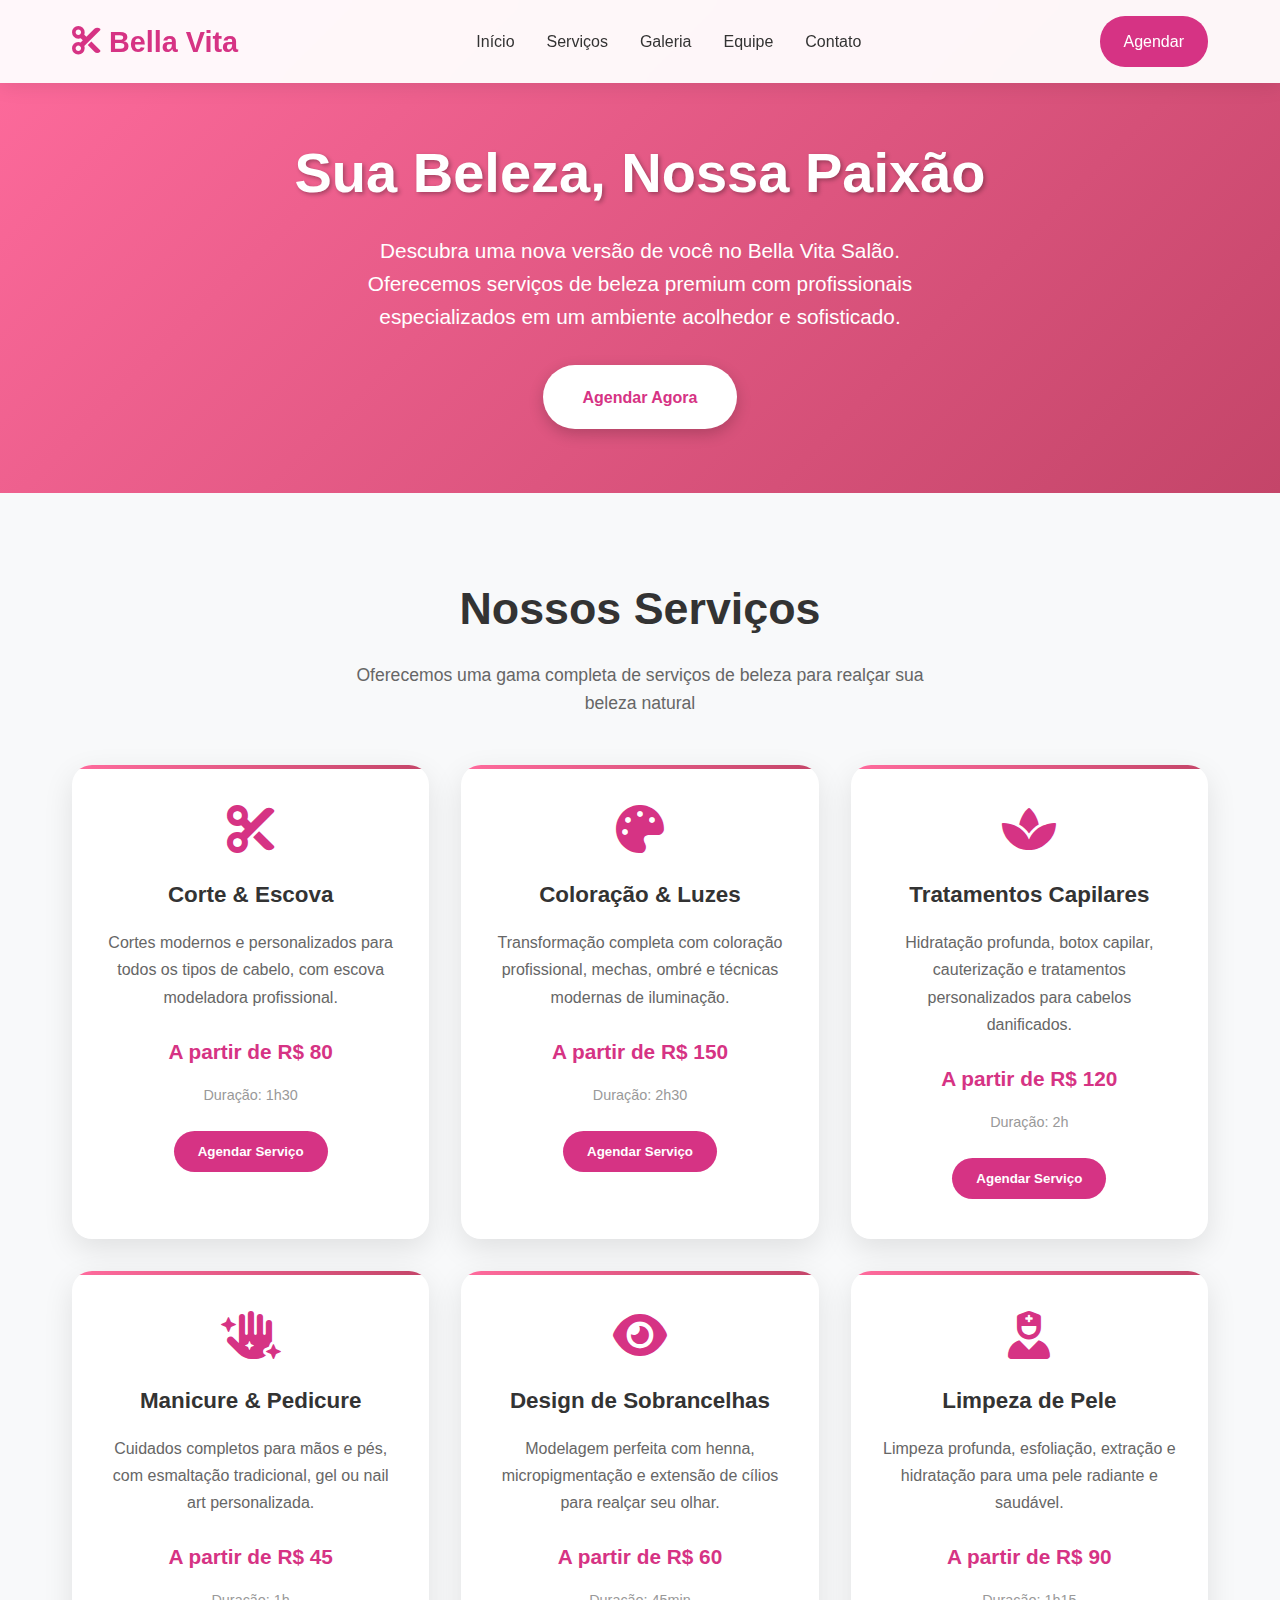
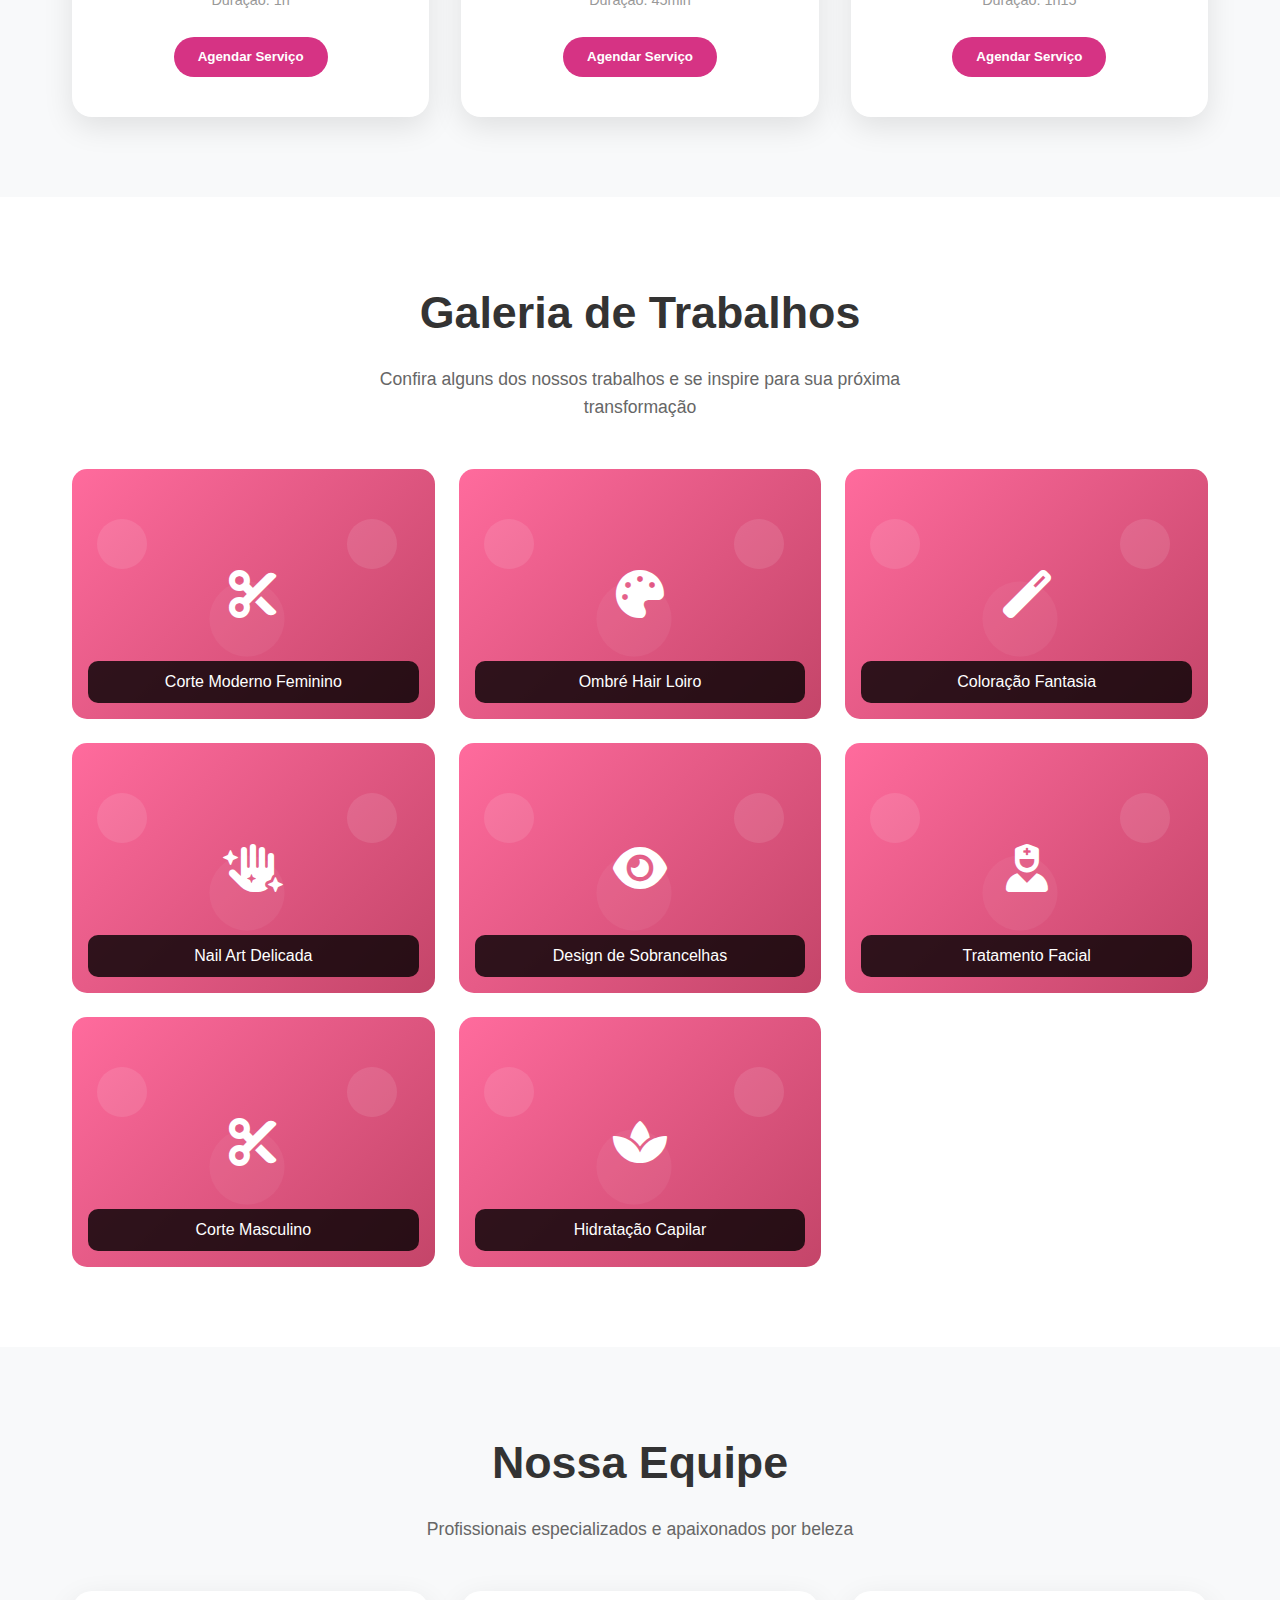
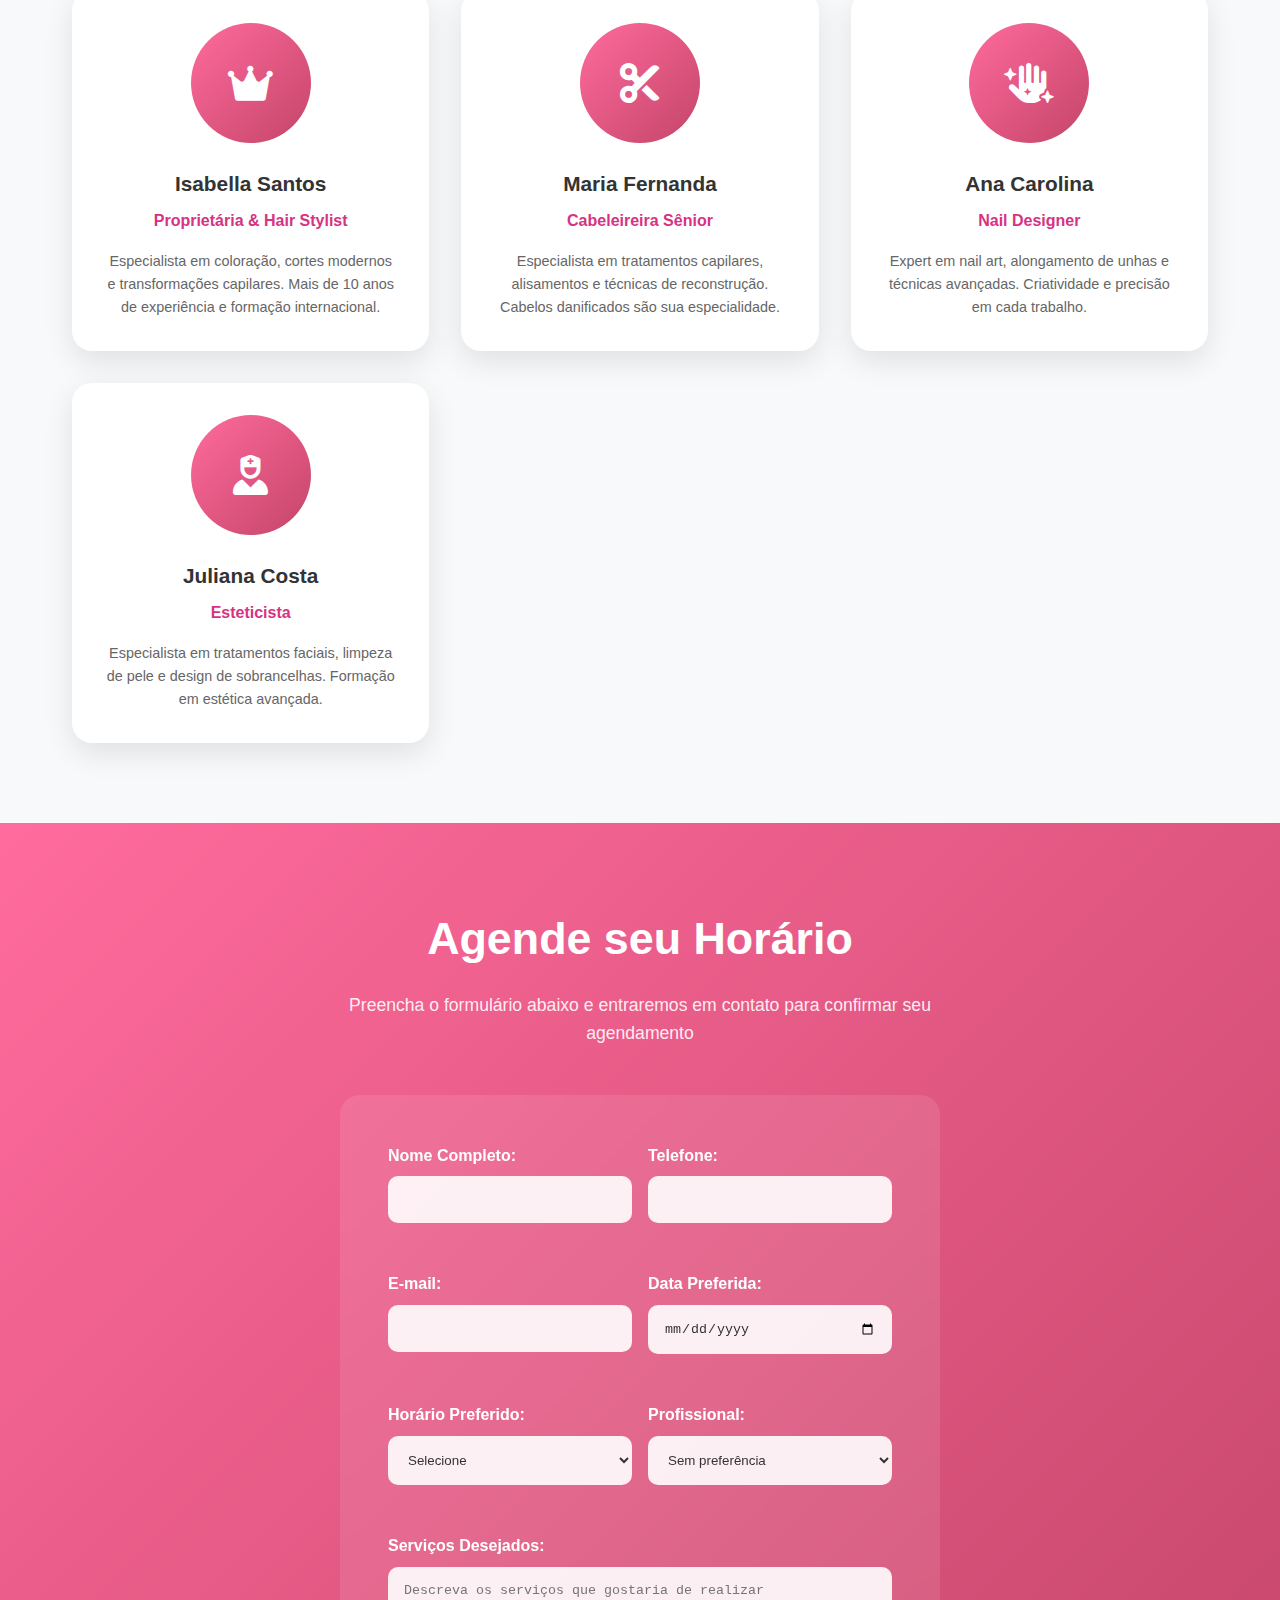
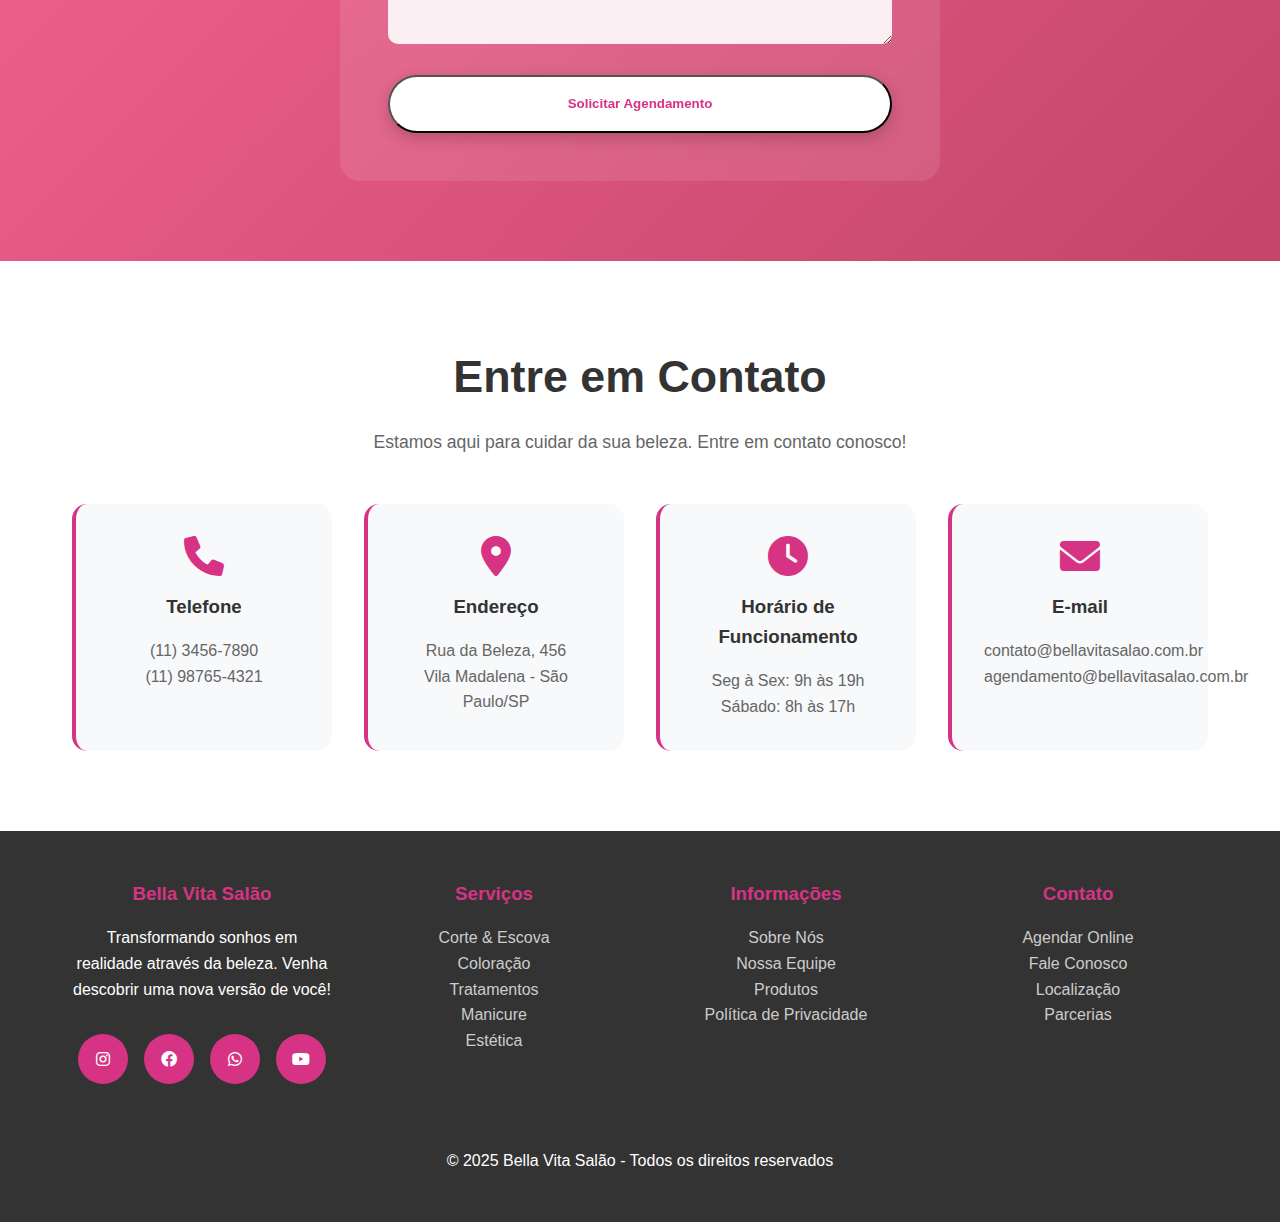
<file: SitePersonalizado/exemplo/salao.html>
<!DOCTYPE html>
<html lang="pt-br">
<head>
    <meta charset="UTF-8">
    <meta name="viewport" content="width=device-width, initial-scale=1.0">
    <title>Bella Vita Salão - Beleza e Bem-estar</title>
    <link rel="stylesheet" href="https://cdnjs.cloudflare.com/ajax/libs/font-awesome/6.0.0/css/all.min.css">
    <style>
        * {
            margin: 0;
            padding: 0;
            box-sizing: border-box;
        }

        body {
            font-family: 'Arial', sans-serif;
            line-height: 1.6;
            color: #333;
        }

        .header {
            background: rgba(255,255,255,0.95);
            backdrop-filter: blur(10px);
            position: fixed;
            width: 100%;
            top: 0;
            z-index: 1000;
            box-shadow: 0 2px 20px rgba(0,0,0,0.1);
        }

        .nav {
            display: flex;
            justify-content: space-between;
            align-items: center;
            max-width: 1200px;
            margin: 0 auto;
            padding: 1rem 2rem;
        }

        .logo {
            font-size: 1.8rem;
            font-weight: bold;
            color: #d63384;
            display: flex;
            align-items: center;
            gap: 0.5rem;
        }

        .nav-links {
            display: flex;
            list-style: none;
            gap: 2rem;
        }

        .nav-links a {
            color: #333;
            text-decoration: none;
            font-weight: 500;
            transition: color 0.3s;
        }

        .nav-links a:hover {
            color: #d63384;
        }

        .book-btn {
            background: #d63384;
            color: white;
            padding: 0.8rem 1.5rem;
            border-radius: 25px;
            text-decoration: none;
            transition: transform 0.3s;
        }

        .book-btn:hover {
            transform: translateY(-2px);
        }

        .hero {
            background: linear-gradient(135deg, #ff6b9d 0%, #c44569 100%);
            color: white;
            padding: 8rem 0 4rem;
            text-align: center;
            position: relative;
            overflow: hidden;
        }

        .hero::before {
            content: '';
            position: absolute;
            top: 0;
            left: 0;
            right: 0;
            bottom: 0;
            background: url('data:image/svg+xml,<svg xmlns="http://www.w3.org/2000/svg" viewBox="0 0 1000 1000"><path fill="rgba(255,255,255,0.1)" d="M0,1000 Q250,800 500,900 T1000,800 L1000,1000 Z"/></svg>');
            background-size: cover;
        }

        .hero-content {
            position: relative;
            z-index: 2;
        }

        .hero h1 {
            font-size: 3.5rem;
            margin-bottom: 1rem;
            text-shadow: 2px 2px 4px rgba(0,0,0,0.3);
        }

        .hero p {
            font-size: 1.3rem;
            margin-bottom: 2rem;
            max-width: 600px;
            margin-left: auto;
            margin-right: auto;
        }

        .btn {
            display: inline-block;
            padding: 1.2rem 2.5rem;
            background: white;
            color: #d63384;
            text-decoration: none;
            border-radius: 50px;
            font-weight: bold;
            transition: all 0.3s;
            box-shadow: 0 5px 15px rgba(0,0,0,0.2);
        }

        .btn:hover {
            transform: translateY(-3px);
            box-shadow: 0 10px 25px rgba(0,0,0,0.3);
        }

        .container {
            max-width: 1200px;
            margin: 0 auto;
            padding: 0 2rem;
        }

        .section {
            padding: 5rem 0;
        }

        .section-title {
            text-align: center;
            font-size: 2.8rem;
            margin-bottom: 1rem;
            color: #333;
        }

        .section-subtitle {
            text-align: center;
            font-size: 1.1rem;
            color: #666;
            margin-bottom: 3rem;
            max-width: 600px;
            margin-left: auto;
            margin-right: auto;
        }

        .services {
            background: #f8f9fa;
        }

        .services-grid {
            display: grid;
            grid-template-columns: repeat(auto-fit, minmax(280px, 1fr));
            gap: 2rem;
        }

        .service-card {
            background: white;
            padding: 2.5rem 2rem;
            border-radius: 20px;
            text-align: center;
            box-shadow: 0 10px 30px rgba(0,0,0,0.1);
            transition: transform 0.3s, box-shadow 0.3s;
            position: relative;
            overflow: hidden;
        }

        .service-card::before {
            content: '';
            position: absolute;
            top: 0;
            left: 0;
            width: 100%;
            height: 4px;
            background: linear-gradient(90deg, #ff6b9d, #c44569);
        }

        .service-card:hover {
            transform: translateY(-10px);
            box-shadow: 0 20px 40px rgba(0,0,0,0.15);
        }

        .service-icon {
            font-size: 3rem;
            color: #d63384;
            margin-bottom: 1.5rem;
        }

        .service-card h3 {
            font-size: 1.4rem;
            margin-bottom: 1rem;
            color: #333;
        }

        .service-card p {
            color: #666;
            margin-bottom: 1.5rem;
            line-height: 1.7;
        }

        .service-price {
            font-size: 1.3rem;
            font-weight: bold;
            color: #d63384;
            margin-bottom: 1rem;
        }

        .service-duration {
            color: #999;
            font-size: 0.9rem;
            margin-bottom: 1.5rem;
        }

        .book-service-btn {
            background: #d63384;
            color: white;
            border: none;
            padding: 0.8rem 1.5rem;
            border-radius: 25px;
            cursor: pointer;
            transition: background 0.3s;
            font-weight: bold;
        }

        .book-service-btn:hover {
            background: #c44569;
        }

        .gallery {
            background: white;
        }

        .gallery-grid {
            display: grid;
            grid-template-columns: repeat(auto-fit, minmax(300px, 1fr));
            gap: 1.5rem;
        }

        .gallery-item {
            background: linear-gradient(135deg, #ff6b9d, #c44569);
            height: 250px;
            border-radius: 15px;
            display: flex;
            align-items: center;
            justify-content: center;
            color: white;
            font-size: 3rem;
            transition: transform 0.3s;
            position: relative;
            overflow: hidden;
        }

        .gallery-item:hover {
            transform: scale(1.05);
        }

        .gallery-item::before {
            content: '';
            position: absolute;
            top: 0;
            left: 0;
            right: 0;
            bottom: 0;
            background: url('data:image/svg+xml,<svg xmlns="http://www.w3.org/2000/svg" viewBox="0 0 100 100"><circle fill="rgba(255,255,255,0.1)" cx="20" cy="30" r="10"/><circle fill="rgba(255,255,255,0.05)" cx="70" cy="60" r="15"/></svg>');
        }

        .gallery-label {
            position: absolute;
            bottom: 1rem;
            left: 1rem;
            right: 1rem;
            background: rgba(0,0,0,0.8);
            color: white;
            padding: 0.5rem;
            border-radius: 10px;
            font-size: 1rem;
            text-align: center;
        }

        .team {
            background: #f8f9fa;
        }

        .team-grid {
            display: grid;
            grid-template-columns: repeat(auto-fit, minmax(280px, 1fr));
            gap: 2rem;
        }

        .team-member {
            background: white;
            padding: 2rem;
            border-radius: 20px;
            text-align: center;
            box-shadow: 0 10px 30px rgba(0,0,0,0.1);
            transition: transform 0.3s;
        }

        .team-member:hover {
            transform: translateY(-5px);
        }

        .member-photo {
            width: 120px;
            height: 120px;
            background: linear-gradient(135deg, #ff6b9d, #c44569);
            border-radius: 50%;
            margin: 0 auto 1.5rem;
            display: flex;
            align-items: center;
            justify-content: center;
            color: white;
            font-size: 2.5rem;
        }

        .member-name {
            font-size: 1.3rem;
            font-weight: bold;
            color: #333;
            margin-bottom: 0.5rem;
        }

        .member-role {
            color: #d63384;
            font-weight: 600;
            margin-bottom: 1rem;
        }

        .member-specialties {
            color: #666;
            line-height: 1.6;
            font-size: 0.9rem;
        }

        .booking {
            background: linear-gradient(135deg, #ff6b9d 0%, #c44569 100%);
            color: white;
        }

        .booking-form {
            max-width: 600px;
            margin: 0 auto;
            background: rgba(255,255,255,0.1);
            padding: 3rem;
            border-radius: 20px;
            backdrop-filter: blur(10px);
        }

        .form-grid {
            display: grid;
            grid-template-columns: 1fr 1fr;
            gap: 1rem;
            margin-bottom: 1.5rem;
        }

        .form-group {
            margin-bottom: 1.5rem;
        }

        .form-group.full-width {
            grid-column: 1 / -1;
        }

        .form-group label {
            display: block;
            margin-bottom: 0.5rem;
            font-weight: 600;
        }

        .form-group input,
        .form-group select,
        .form-group textarea {
            width: 100%;
            padding: 1rem;
            border: none;
            border-radius: 10px;
            background: rgba(255,255,255,0.9);
            color: #333;
            outline: none;
        }

        .contact {
            background: white;
        }

        .contact-grid {
            display: grid;
            grid-template-columns: repeat(auto-fit, minmax(250px, 1fr));
            gap: 2rem;
        }

        .contact-item {
            background: #f8f9fa;
            padding: 2rem;
            border-radius: 15px;
            text-align: center;
            border-left: 4px solid #d63384;
        }

        .contact-item i {
            font-size: 2.5rem;
            color: #d63384;
            margin-bottom: 1rem;
        }

        .contact-item h3 {
            color: #333;
            margin-bottom: 1rem;
        }

        .contact-item p {
            color: #666;
        }

        .footer {
            background: #333;
            color: white;
            text-align: center;
            padding: 3rem 0;
        }

        .footer-content {
            display: grid;
            grid-template-columns: repeat(auto-fit, minmax(250px, 1fr));
            gap: 2rem;
            margin-bottom: 2rem;
        }

        .footer-section h3 {
            color: #d63384;
            margin-bottom: 1rem;
        }

        .footer-section ul {
            list-style: none;
        }

        .footer-section a {
            color: #ccc;
            text-decoration: none;
            transition: color 0.3s;
        }

        .footer-section a:hover {
            color: white;
        }

        .social-links {
            display: flex;
            justify-content: center;
            gap: 1rem;
            margin: 2rem 0;
        }

        .social-links a {
            display: flex;
            align-items: center;
            justify-content: center;
            width: 50px;
            height: 50px;
            background: #d63384;
            color: white;
            border-radius: 50%;
            text-decoration: none;
            transition: transform 0.3s;
        }

        .social-links a:hover {
            transform: translateY(-3px);
        }

        @media (max-width: 768px) {
            .nav-links {
                display: none;
            }
            
            .hero h1 {
                font-size: 2.5rem;
            }
            
            .form-grid {
                grid-template-columns: 1fr;
            }
            
            .booking-form {
                padding: 2rem;
            }
        }
    </style>
</head>
<body>
    <header class="header">
        <nav class="nav">
            <div class="logo">
                <i class="fas fa-cut"></i>
                Bella Vita
            </div>
            <ul class="nav-links">
                <li><a href="#home">Início</a></li>
                <li><a href="#services">Serviços</a></li>
                <li><a href="#gallery">Galeria</a></li>
                <li><a href="#team">Equipe</a></li>
                <li><a href="#contact">Contato</a></li>
            </ul>
            <a href="#booking" class="book-btn">Agendar</a>
        </nav>
    </header>

    <section id="home" class="hero">
        <div class="container">
            <div class="hero-content">
                <h1>Sua Beleza, Nossa Paixão</h1>
                <p>Descubra uma nova versão de você no Bella Vita Salão. Oferecemos serviços de beleza premium com profissionais especializados em um ambiente acolhedor e sofisticado.</p>
                <a href="#booking" class="btn">Agendar Agora</a>
            </div>
        </div>
    </section>

    <section id="services" class="section services">
        <div class="container">
            <h2 class="section-title">Nossos Serviços</h2>
            <p class="section-subtitle">Oferecemos uma gama completa de serviços de beleza para realçar sua beleza natural</p>
            <div class="services-grid">
                <div class="service-card">
                    <i class="fas fa-cut service-icon"></i>
                    <h3>Corte & Escova</h3>
                    <p>Cortes modernos e personalizados para todos os tipos de cabelo, com escova modeladora profissional.</p>
                    <div class="service-price">A partir de R$ 80</div>
                    <div class="service-duration">Duração: 1h30</div>
                    <button class="book-service-btn">Agendar Serviço</button>
                </div>

                <div class="service-card">
                    <i class="fas fa-palette service-icon"></i>
                    <h3>Coloração & Luzes</h3>
                    <p>Transformação completa com coloração profissional, mechas, ombré e técnicas modernas de iluminação.</p>
                    <div class="service-price">A partir de R$ 150</div>
                    <div class="service-duration">Duração: 2h30</div>
                    <button class="book-service-btn">Agendar Serviço</button>
                </div>

                <div class="service-card">
                    <i class="fas fa-spa service-icon"></i>
                    <h3>Tratamentos Capilares</h3>
                    <p>Hidratação profunda, botox capilar, cauterização e tratamentos personalizados para cabelos danificados.</p>
                    <div class="service-price">A partir de R$ 120</div>
                    <div class="service-duration">Duração: 2h</div>
                    <button class="book-service-btn">Agendar Serviço</button>
                </div>

                <div class="service-card">
                    <i class="fas fa-hand-sparkles service-icon"></i>
                    <h3>Manicure & Pedicure</h3>
                    <p>Cuidados completos para mãos e pés, com esmaltação tradicional, gel ou nail art personalizada.</p>
                    <div class="service-price">A partir de R$ 45</div>
                    <div class="service-duration">Duração: 1h</div>
                    <button class="book-service-btn">Agendar Serviço</button>
                </div>

                <div class="service-card">
                    <i class="fas fa-eye service-icon"></i>
                    <h3>Design de Sobrancelhas</h3>
                    <p>Modelagem perfeita com henna, micropigmentação e extensão de cílios para realçar seu olhar.</p>
                    <div class="service-price">A partir de R$ 60</div>
                    <div class="service-duration">Duração: 45min</div>
                    <button class="book-service-btn">Agendar Serviço</button>
                </div>

                <div class="service-card">
                    <i class="fas fa-user-nurse service-icon"></i>
                    <h3>Limpeza de Pele</h3>
                    <p>Limpeza profunda, esfoliação, extração e hidratação para uma pele radiante e saudável.</p>
                    <div class="service-price">A partir de R$ 90</div>
                    <div class="service-duration">Duração: 1h15</div>
                    <button class="book-service-btn">Agendar Serviço</button>
                </div>
            </div>
        </div>
    </section>

    <section id="gallery" class="section gallery">
        <div class="container">
            <h2 class="section-title">Galeria de Trabalhos</h2>
            <p class="section-subtitle">Confira alguns dos nossos trabalhos e se inspire para sua próxima transformação</p>
            <div class="gallery-grid">
                <div class="gallery-item">
                    <i class="fas fa-cut"></i>
                    <div class="gallery-label">Corte Moderno Feminino</div>
                </div>
                <div class="gallery-item">
                    <i class="fas fa-palette"></i>
                    <div class="gallery-label">Ombré Hair Loiro</div>
                </div>
                <div class="gallery-item">
                    <i class="fas fa-magic"></i>
                    <div class="gallery-label">Coloração Fantasia</div>
                </div>
                <div class="gallery-item">
                    <i class="fas fa-hand-sparkles"></i>
                    <div class="gallery-label">Nail Art Delicada</div>
                </div>
                <div class="gallery-item">
                    <i class="fas fa-eye"></i>
                    <div class="gallery-label">Design de Sobrancelhas</div>
                </div>
                <div class="gallery-item">
                    <i class="fas fa-user-nurse"></i>
                    <div class="gallery-label">Tratamento Facial</div>
                </div>
                <div class="gallery-item">
                    <i class="fas fa-scissors"></i>
                    <div class="gallery-label">Corte Masculino</div>
                </div>
                <div class="gallery-item">
                    <i class="fas fa-spa"></i>
                    <div class="gallery-label">Hidratação Capilar</div>
                </div>
            </div>
        </div>
    </section>

    <section id="team" class="section team">
        <div class="container">
            <h2 class="section-title">Nossa Equipe</h2>
            <p class="section-subtitle">Profissionais especializados e apaixonados por beleza</p>
            <div class="team-grid">
                <div class="team-member">
                    <div class="member-photo">
                        <i class="fas fa-crown"></i>
                    </div>
                    <div class="member-name">Isabella Santos</div>
                    <div class="member-role">Proprietária & Hair Stylist</div>
                    <div class="member-specialties">Especialista em coloração, cortes modernos e transformações capilares. Mais de 10 anos de experiência e formação internacional.</div>
                </div>

                <div class="team-member">
                    <div class="member-photo">
                        <i class="fas fa-cut"></i>
                    </div>
                    <div class="member-name">Maria Fernanda</div>
                    <div class="member-role">Cabeleireira Sênior</div>
                    <div class="member-specialties">Especialista em tratamentos capilares, alisamentos e técnicas de reconstrução. Cabelos danificados são sua especialidade.</div>
                </div>

                <div class="team-member">
                    <div class="member-photo">
                        <i class="fas fa-hand-sparkles"></i>
                    </div>
                    <div class="member-name">Ana Carolina</div>
                    <div class="member-role">Nail Designer</div>
                    <div class="member-specialties">Expert em nail art, alongamento de unhas e técnicas avançadas. Criatividade e precisão em cada trabalho.</div>
                </div>

                <div class="team-member">
                    <div class="member-photo">
                        <i class="fas fa-user-nurse"></i>
                    </div>
                    <div class="member-name">Juliana Costa</div>
                    <div class="member-role">Esteticista</div>
                    <div class="member-specialties">Especialista em tratamentos faciais, limpeza de pele e design de sobrancelhas. Formação em estética avançada.</div>
                </div>
            </div>
        </div>
    </section>

    <section id="booking" class="section booking">
        <div class="container">
            <h2 class="section-title" style="color: white;">Agende seu Horário</h2>
            <p class="section-subtitle" style="color: rgba(255,255,255,0.9);">Preencha o formulário abaixo e entraremos em contato para confirmar seu agendamento</p>
            <div class="booking-form">
                <form>
                    <div class="form-grid">
                        <div class="form-group">
                            <label>Nome Completo:</label>
                            <input type="text" required>
                        </div>
                        <div class="form-group">
                            <label>Telefone:</label>
                            <input type="tel" required>
                        </div>
                    </div>
                    
                    <div class="form-grid">
                        <div class="form-group">
                            <label>E-mail:</label>
                            <input type="email" required>
                        </div>
                        <div class="form-group">
                            <label>Data Preferida:</label>
                            <input type="date" required>
                        </div>
                    </div>
                    
                    <div class="form-grid">
                        <div class="form-group">
                            <label>Horário Preferido:</label>
                            <select required>
                                <option value="">Selecione</option>
                                <option value="09:00">09:00</option>
                                <option value="10:00">10:00</option>
                                <option value="11:00">11:00</option>
                                <option value="14:00">14:00</option>
                                <option value="15:00">15:00</option>
                                <option value="16:00">16:00</option>
                                <option value="17:00">17:00</option>
                            </select>
                        </div>
                        <div class="form-group">
                            <label>Profissional:</label>
                            <select>
                                <option value="">Sem preferência</option>
                                <option value="isabella">Isabella Santos</option>
                                <option value="maria">Maria Fernanda</option>
                                <option value="ana">Ana Carolina</option>
                                <option value="juliana">Juliana Costa</option>
                            </select>
                        </div>
                    </div>
                    
                    <div class="form-group full-width">
                        <label>Serviços Desejados:</label>
                        <textarea rows="3" placeholder="Descreva os serviços que gostaria de realizar" required></textarea>
                    </div>
                    
                    <button type="submit" class="btn" style="width: 100%; background: white; color: #d63384;">Solicitar Agendamento</button>
                </form>
            </div>
        </div>
    </section>

    <section id="contact" class="section contact">
        <div class="container">
            <h2 class="section-title">Entre em Contato</h2>
            <p class="section-subtitle">Estamos aqui para cuidar da sua beleza. Entre em contato conosco!</p>
            <div class="contact-grid">
                <div class="contact-item">
                    <i class="fas fa-phone"></i>
                    <h3>Telefone</h3>
                    <p>(11) 3456-7890</p>
                    <p>(11) 98765-4321</p>
                </div>
                
                <div class="contact-item">
                    <i class="fas fa-map-marker-alt"></i>
                    <h3>Endereço</h3>
                    <p>Rua da Beleza, 456</p>
                    <p>Vila Madalena - São Paulo/SP</p>
                </div>
                
                <div class="contact-item">
                    <i class="fas fa-clock"></i>
                    <h3>Horário de Funcionamento</h3>
                    <p>Seg à Sex: 9h às 19h</p>
                    <p>Sábado: 8h às 17h</p>
                </div>
                
                <div class="contact-item">
                    <i class="fas fa-envelope"></i>
                    <h3>E-mail</h3>
                    <p>contato@bellavitasalao.com.br</p>
                    <p>agendamento@bellavitasalao.com.br</p>
                </div>
            </div>
        </div>
    </section>

    <footer class="footer">
        <div class="container">
            <div class="footer-content">
                <div class="footer-section">
                    <h3>Bella Vita Salão</h3>
                    <p>Transformando sonhos em realidade através da beleza. Venha descobrir uma nova versão de você!</p>
                    <div class="social-links">
                        <a href="#"><i class="fab fa-instagram"></i></a>
                        <a href="#"><i class="fab fa-facebook"></i></a>
                        <a href="#"><i class="fab fa-whatsapp"></i></a>
                        <a href="#"><i class="fab fa-youtube"></i></a>
                    </div>
                </div>
                
                <div class="footer-section">
                    <h3>Serviços</h3>
                    <ul>
                        <li><a href="#">Corte & Escova</a></li>
                        <li><a href="#">Coloração</a></li>
                        <li><a href="#">Tratamentos</a></li>
                        <li><a href="#">Manicure</a></li>
                        <li><a href="#">Estética</a></li>
                    </ul>
                </div>
                
                <div class="footer-section">
                    <h3>Informações</h3>
                    <ul>
                        <li><a href="#">Sobre Nós</a></li>
                        <li><a href="#">Nossa Equipe</a></li>
                        <li><a href="#">Produtos</a></li>
                        <li><a href="#">Política de Privacidade</a></li>
                    </ul>
                </div>
                
                <div class="footer-section">
                    <h3>Contato</h3>
                    <ul>
                        <li><a href="#">Agendar Online</a></li>
                        <li><a href="#">Fale Conosco</a></li>
                        <li><a href="#">Localização</a></li>
                        <li><a href="#">Parcerias</a></li>
                    </ul>
                </div>
            </div>
            <p>&copy; 2025 Bella Vita Salão - Todos os direitos reservados</p>
        </div>
    </footer>

    <script>
        // Smooth scrolling
        document.querySelectorAll('a[href^="#"]').forEach(anchor => {
            anchor.addEventListener('click', function (e) {
                e.preventDefault();
                document.querySelector(this.getAttribute('href')).scrollIntoView({
                    behavior: 'smooth'
                });
            });
        });

        // Service booking
        document.querySelectorAll('.book-service-btn').forEach(btn => {
            btn.addEventListener('click', function() {
                const serviceName = this.closest('.service-card').querySelector('h3').textContent;
                alert(`Agendamento para ${serviceName}!\n\nEm um site real, isso abriria o sistema de agendamento online.`);
            });
        });

        // Form submission
        document.querySelector('form').addEventListener('submit', function(e) {
            e.preventDefault();
            alert('Obrigado! Recebemos sua solicitação de agendamento.\n\nEntraremos em contato em até 2 horas para confirmar. 💅✨');
        });

        // Gallery hover effects
        document.querySelectorAll('.gallery-item').forEach(item => {
            item.addEventListener('mouseenter', function() {
                this.style.transform = 'scale(1.05) rotate(2deg)';
            });
            
            item.addEventListener('mouseleave', function() {
                this.style.transform = 'scale(1) rotate(0deg)';
            });
        });
    </script>
</body>
</html>
</file>
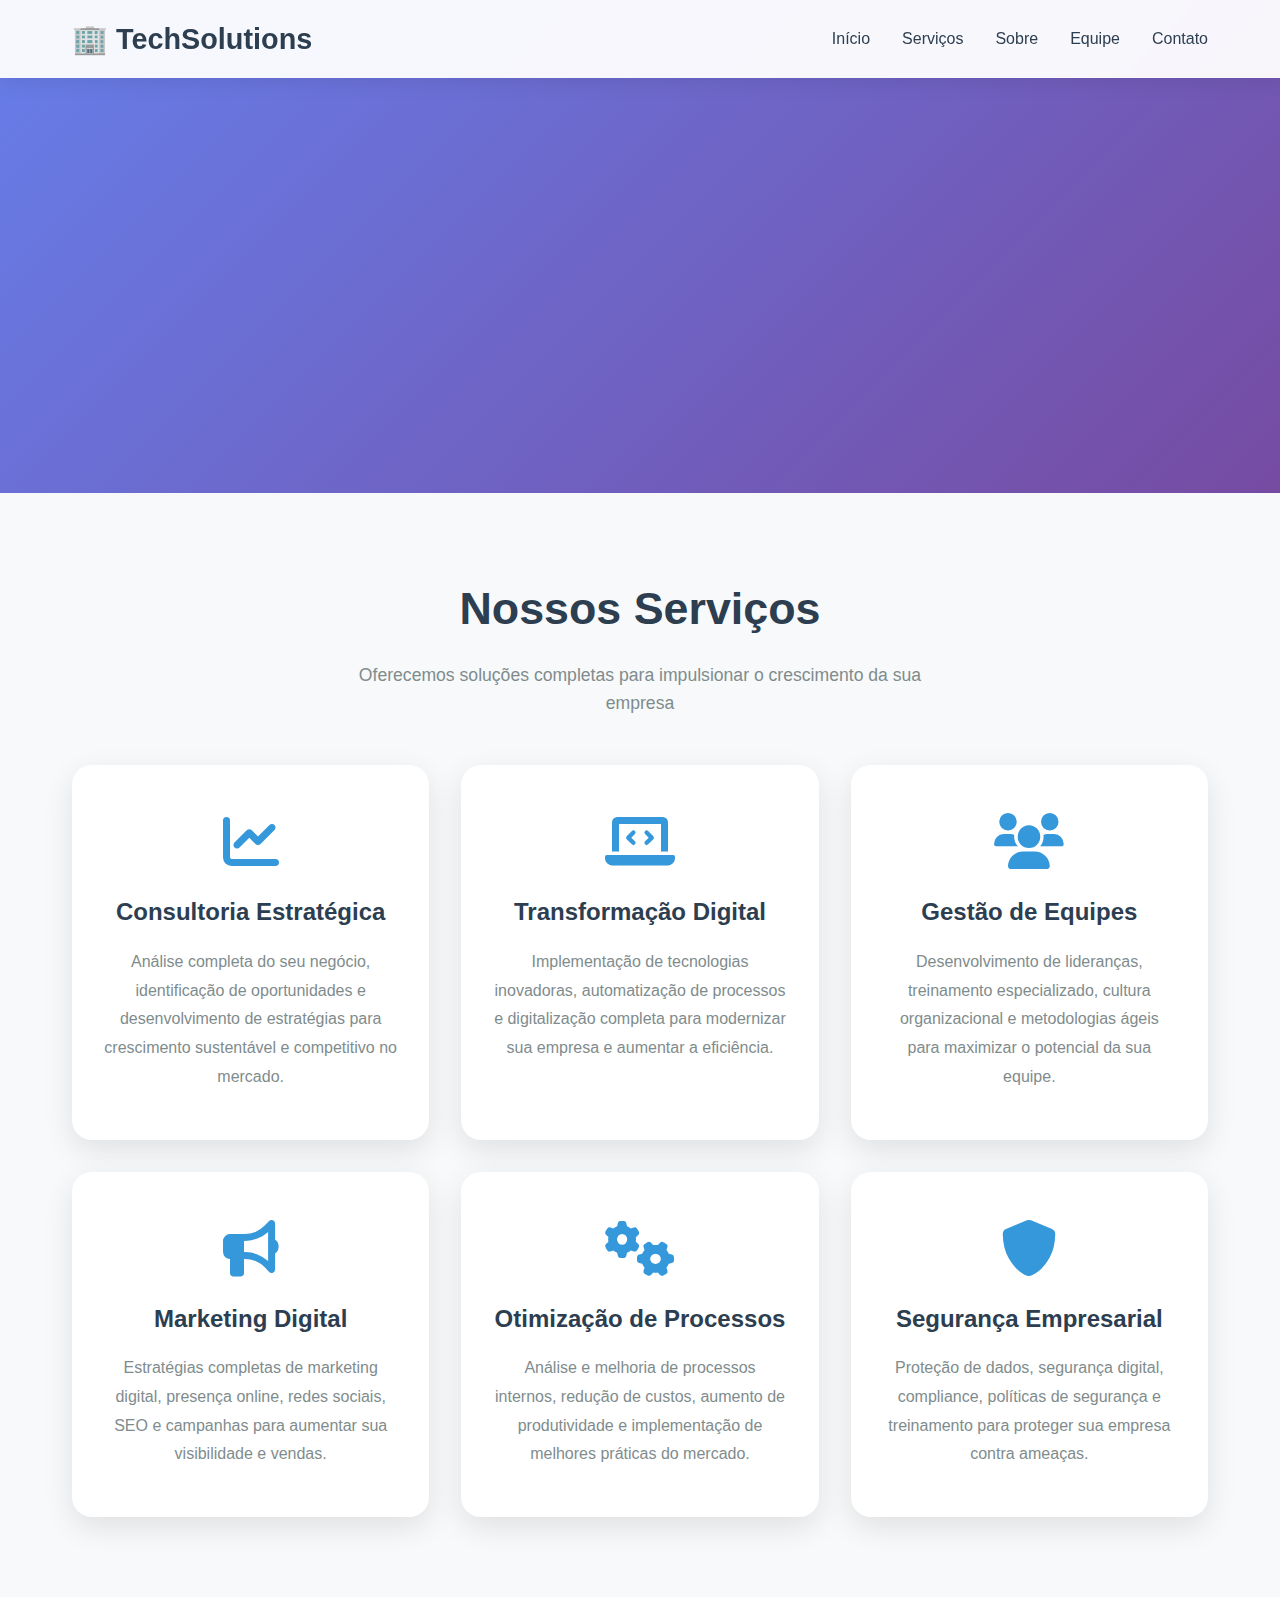
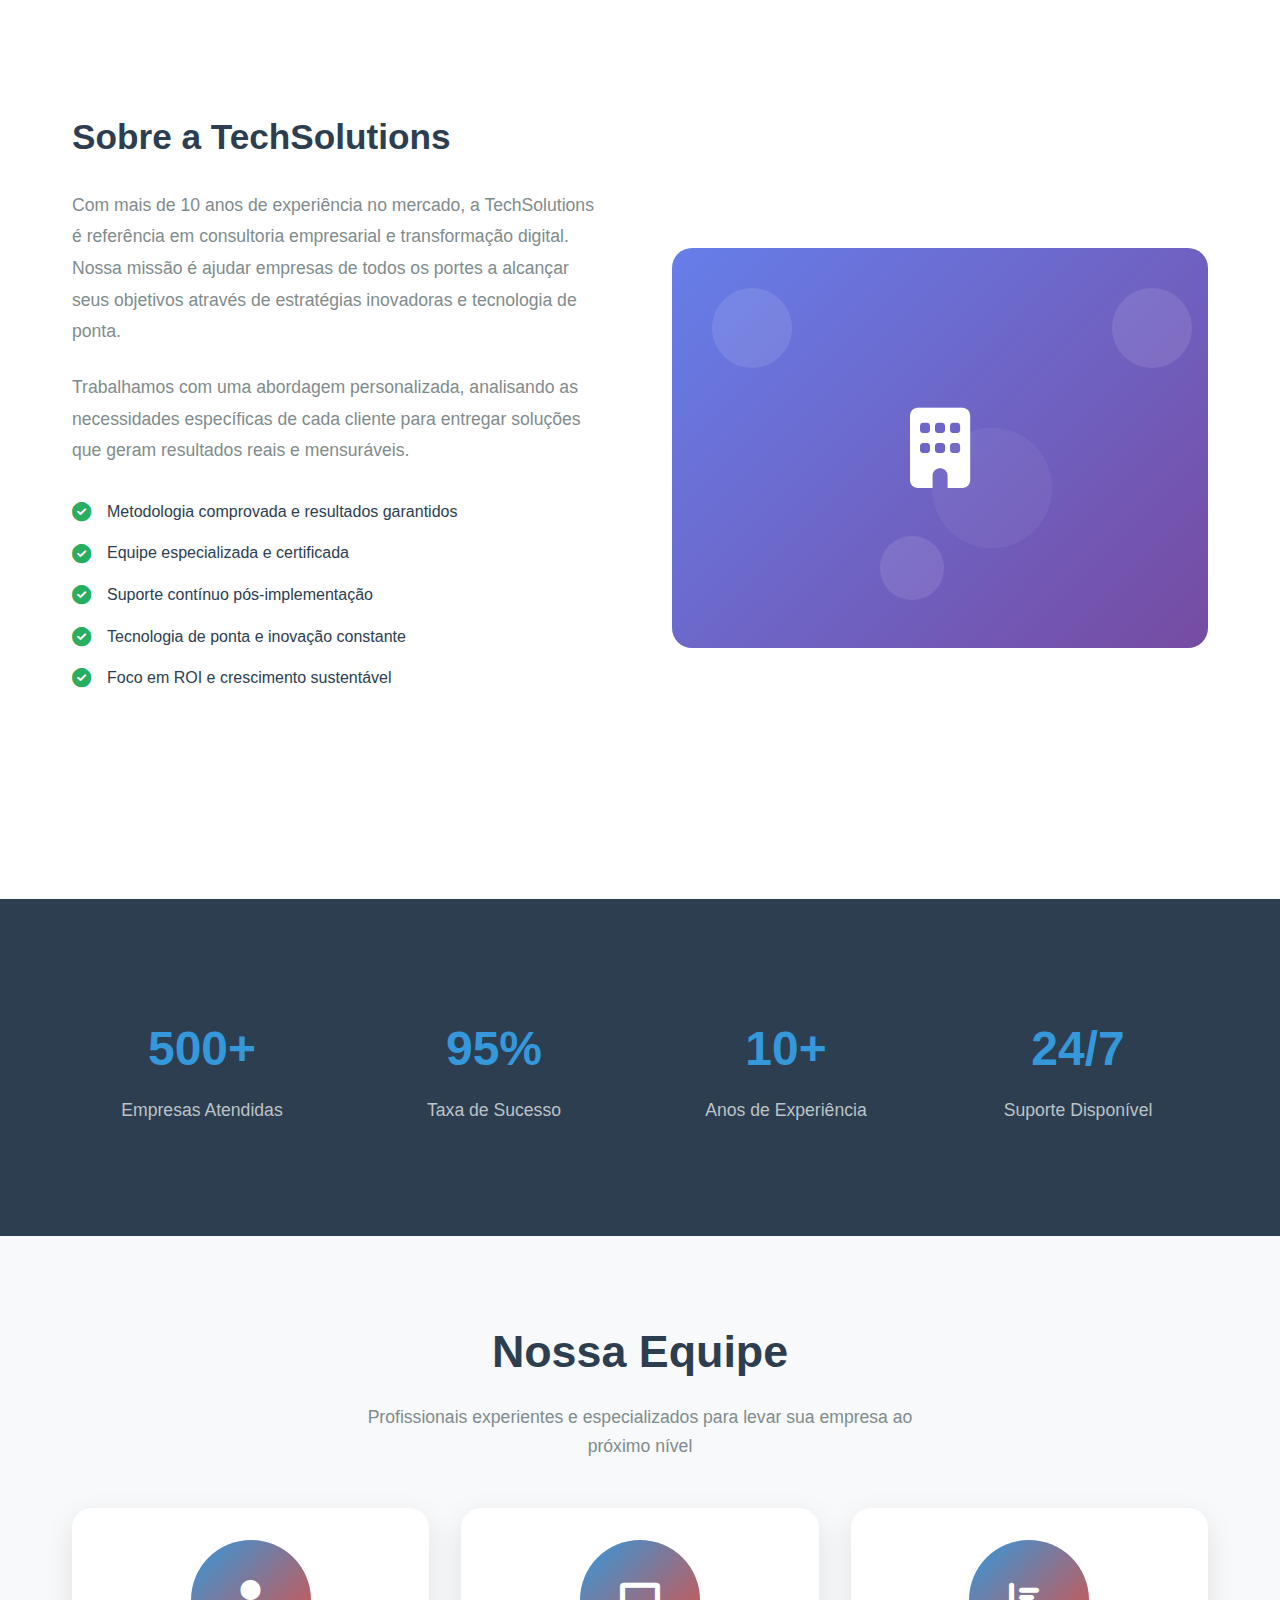
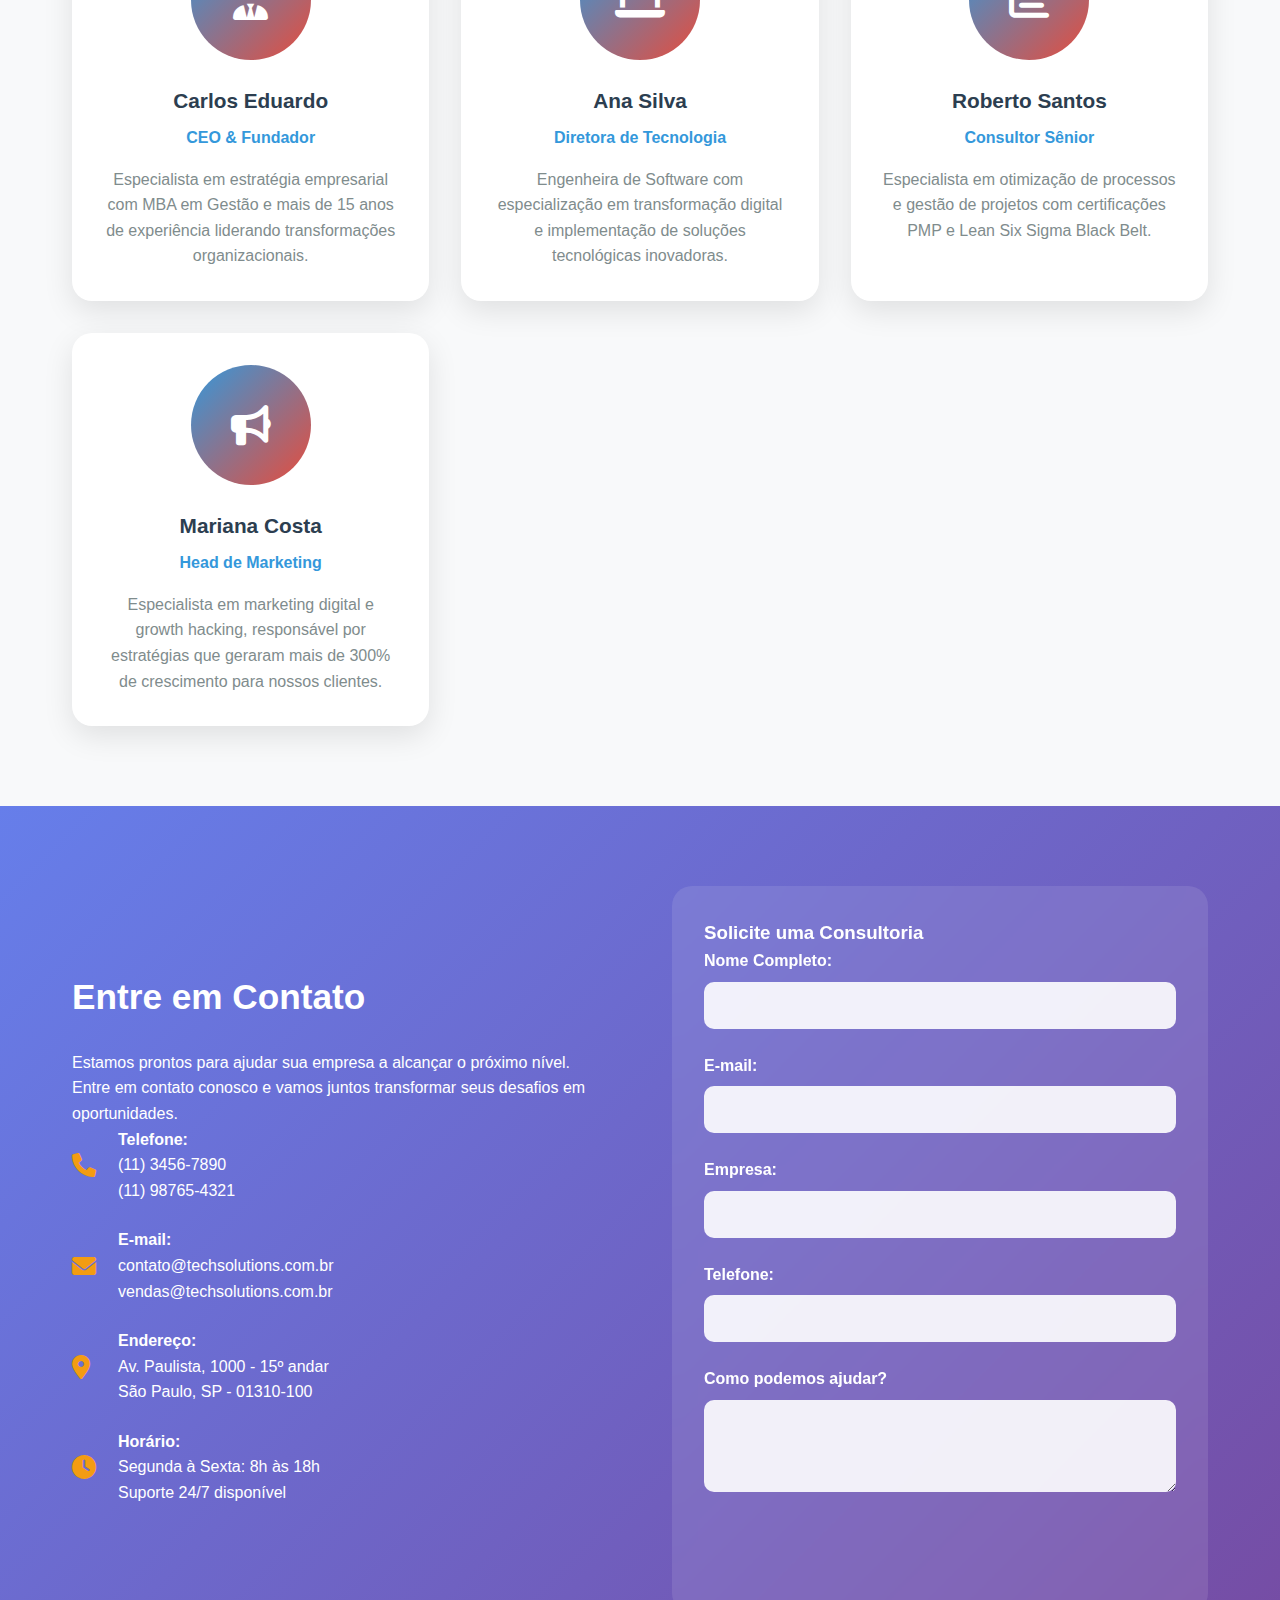
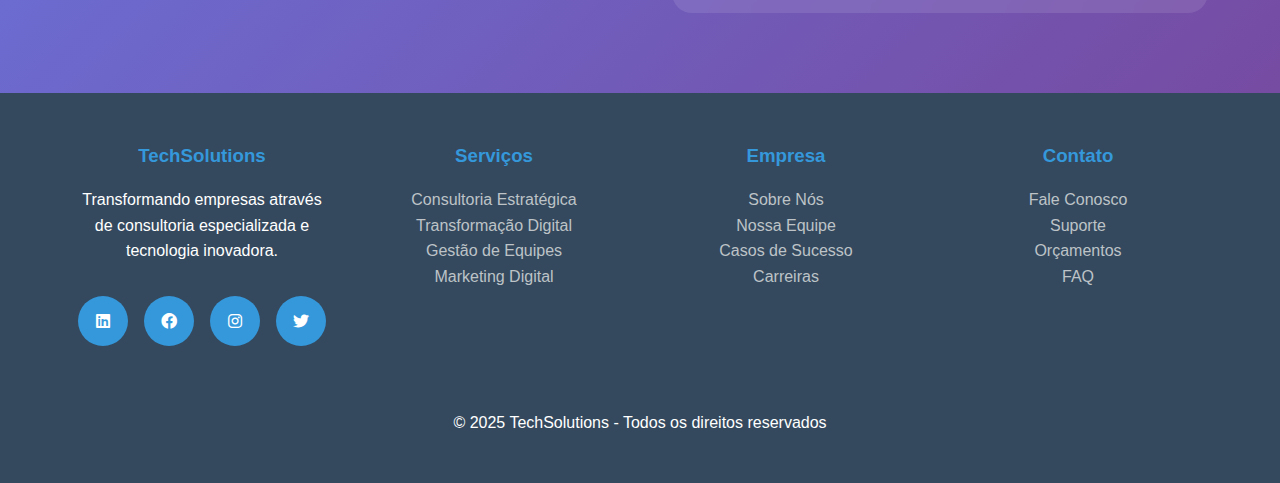
<file: SitePersonalizado/exemplo/site-empresarial.html>
<!DOCTYPE html>
<html lang="pt-br">
<head>
    <meta charset="UTF-8">
    <meta name="viewport" content="width=device-width, initial-scale=1.0">
    <title>TechSolutions - Consultoria Empresarial</title>
    <link rel="stylesheet" href="https://cdnjs.cloudflare.com/ajax/libs/font-awesome/6.0.0/css/all.min.css">
    <style>
        * {
            margin: 0;
            padding: 0;
            box-sizing: border-box;
        }

        body {
            font-family: 'Arial', sans-serif;
            line-height: 1.6;
            color: #333;
        }

        .header {
            background: rgba(255,255,255,0.95);
            backdrop-filter: blur(10px);
            position: fixed;
            width: 100%;
            top: 0;
            z-index: 1000;
            box-shadow: 0 2px 20px rgba(0,0,0,0.1);
        }

        .nav {
            display: flex;
            justify-content: space-between;
            align-items: center;
            max-width: 1200px;
            margin: 0 auto;
            padding: 1rem 2rem;
        }

        .logo {
            font-size: 1.8rem;
            font-weight: bold;
            color: #2c3e50;
        }

        .nav-links {
            display: flex;
            list-style: none;
            gap: 2rem;
        }

        .nav-links a {
            color: #2c3e50;
            text-decoration: none;
            font-weight: 500;
            transition: color 0.3s;
            position: relative;
        }

        .nav-links a:hover {
            color: #3498db;
        }

        .nav-links a::after {
            content: '';
            position: absolute;
            width: 0;
            height: 2px;
            bottom: -5px;
            left: 0;
            background: #3498db;
            transition: width 0.3s;
        }

        .nav-links a:hover::after {
            width: 100%;
        }

        .hero {
            background: linear-gradient(135deg, #667eea 0%, #764ba2 100%);
            color: white;
            padding: 8rem 0 4rem;
            text-align: center;
            position: relative;
            overflow: hidden;
        }

        .hero::before {
            content: '';
            position: absolute;
            top: 0;
            left: 0;
            right: 0;
            bottom: 0;
            background: url('data:image/svg+xml,<svg xmlns="http://www.w3.org/2000/svg" viewBox="0 0 1000 1000"><polygon fill="rgba(255,255,255,0.1)" points="0,1000 1000,800 1000,1000"/></svg>');
            background-size: cover;
        }

        .hero-content {
            position: relative;
            z-index: 2;
        }

        .hero h1 {
            font-size: 3.5rem;
            margin-bottom: 1rem;
            opacity: 0;
            animation: fadeInUp 1s ease forwards;
        }

        .hero p {
            font-size: 1.3rem;
            margin-bottom: 2rem;
            max-width: 700px;
            margin-left: auto;
            margin-right: auto;
            opacity: 0;
            animation: fadeInUp 1s ease 0.3s forwards;
        }

        .btn {
            display: inline-block;
            padding: 1.2rem 2.5rem;
            background: #e74c3c;
            color: white;
            text-decoration: none;
            border-radius: 50px;
            font-weight: bold;
            transition: all 0.3s;
            box-shadow: 0 5px 15px rgba(231, 76, 60, 0.4);
            opacity: 0;
            animation: fadeInUp 1s ease 0.6s forwards;
        }

        .btn:hover {
            transform: translateY(-3px);
            box-shadow: 0 10px 25px rgba(231, 76, 60, 0.6);
        }

        @keyframes fadeInUp {
            to {
                opacity: 1;
                transform: translateY(0);
            }
            from {
                opacity: 0;
                transform: translateY(30px);
            }
        }

        .container {
            max-width: 1200px;
            margin: 0 auto;
            padding: 0 2rem;
        }

        .section {
            padding: 5rem 0;
        }

        .section-title {
            text-align: center;
            font-size: 2.8rem;
            margin-bottom: 1rem;
            color: #2c3e50;
        }

        .section-subtitle {
            text-align: center;
            font-size: 1.1rem;
            color: #7f8c8d;
            margin-bottom: 3rem;
            max-width: 600px;
            margin-left: auto;
            margin-right: auto;
        }

        .services {
            background: #f8f9fa;
        }

        .services-grid {
            display: grid;
            grid-template-columns: repeat(auto-fit, minmax(300px, 1fr));
            gap: 2rem;
        }

        .service-card {
            background: white;
            padding: 3rem 2rem;
            border-radius: 20px;
            text-align: center;
            box-shadow: 0 10px 30px rgba(0,0,0,0.1);
            transition: transform 0.3s, box-shadow 0.3s;
            position: relative;
            overflow: hidden;
        }

        .service-card::before {
            content: '';
            position: absolute;
            top: 0;
            left: -100%;
            width: 100%;
            height: 3px;
            background: linear-gradient(90deg, #3498db, #e74c3c);
            transition: left 0.3s;
        }

        .service-card:hover::before {
            left: 0;
        }

        .service-card:hover {
            transform: translateY(-10px);
            box-shadow: 0 20px 40px rgba(0,0,0,0.15);
        }

        .service-icon {
            font-size: 3.5rem;
            color: #3498db;
            margin-bottom: 1.5rem;
            transition: color 0.3s;
        }

        .service-card:hover .service-icon {
            color: #e74c3c;
        }

        .service-card h3 {
            font-size: 1.5rem;
            margin-bottom: 1rem;
            color: #2c3e50;
        }

        .service-card p {
            color: #7f8c8d;
            line-height: 1.8;
        }

        .about {
            background: white;
        }

        .about-content {
            display: grid;
            grid-template-columns: 1fr 1fr;
            gap: 4rem;
            align-items: center;
        }

        .about-text {
            padding: 2rem 0;
        }

        .about-text h3 {
            font-size: 2.2rem;
            color: #2c3e50;
            margin-bottom: 1.5rem;
        }

        .about-text p {
            color: #7f8c8d;
            margin-bottom: 1.5rem;
            line-height: 1.8;
            font-size: 1.1rem;
        }

        .about-features {
            list-style: none;
            margin: 2rem 0;
        }

        .about-features li {
            display: flex;
            align-items: center;
            margin-bottom: 1rem;
            color: #2c3e50;
            font-weight: 500;
        }

        .about-features i {
            color: #27ae60;
            margin-right: 1rem;
            font-size: 1.2rem;
        }

        .about-image {
            background: linear-gradient(135deg, #667eea 0%, #764ba2 100%);
            height: 400px;
            border-radius: 20px;
            display: flex;
            align-items: center;
            justify-content: center;
            color: white;
            font-size: 5rem;
            position: relative;
            overflow: hidden;
        }

        .about-image::before {
            content: '';
            position: absolute;
            top: 0;
            left: 0;
            right: 0;
            bottom: 0;
            background: url('data:image/svg+xml,<svg xmlns="http://www.w3.org/2000/svg" viewBox="0 0 100 100"><circle fill="rgba(255,255,255,0.1)" cx="20" cy="20" r="10"/><circle fill="rgba(255,255,255,0.05)" cx="80" cy="60" r="15"/><circle fill="rgba(255,255,255,0.1)" cx="60" cy="80" r="8"/></svg>');
        }

        .stats {
            background: #2c3e50;
            color: white;
        }

        .stats-grid {
            display: grid;
            grid-template-columns: repeat(auto-fit, minmax(200px, 1fr));
            gap: 2rem;
            text-align: center;
        }

        .stat {
            padding: 2rem;
        }

        .stat-number {
            display: block;
            font-size: 3rem;
            font-weight: bold;
            color: #3498db;
            margin-bottom: 0.5rem;
        }

        .stat-label {
            font-size: 1.1rem;
            color: #bdc3c7;
        }

        .team {
            background: #f8f9fa;
        }

        .team-grid {
            display: grid;
            grid-template-columns: repeat(auto-fit, minmax(280px, 1fr));
            gap: 2rem;
        }

        .team-member {
            background: white;
            padding: 2rem;
            border-radius: 20px;
            text-align: center;
            box-shadow: 0 10px 30px rgba(0,0,0,0.1);
            transition: transform 0.3s;
        }

        .team-member:hover {
            transform: translateY(-5px);
        }

        .member-avatar {
            width: 120px;
            height: 120px;
            background: linear-gradient(135deg, #3498db, #e74c3c);
            border-radius: 50%;
            margin: 0 auto 1.5rem;
            display: flex;
            align-items: center;
            justify-content: center;
            color: white;
            font-size: 2.5rem;
        }

        .member-name {
            font-size: 1.3rem;
            font-weight: bold;
            color: #2c3e50;
            margin-bottom: 0.5rem;
        }

        .member-role {
            color: #3498db;
            font-weight: 600;
            margin-bottom: 1rem;
        }

        .member-bio {
            color: #7f8c8d;
            line-height: 1.6;
        }

        .contact {
            background: linear-gradient(135deg, #667eea 0%, #764ba2 100%);
            color: white;
        }

        .contact-content {
            display: grid;
            grid-template-columns: 1fr 1fr;
            gap: 4rem;
            align-items: center;
        }

        .contact-info h3 {
            font-size: 2.2rem;
            margin-bottom: 1.5rem;
        }

        .contact-item {
            display: flex;
            align-items: center;
            margin-bottom: 1.5rem;
        }

        .contact-item i {
            font-size: 1.5rem;
            margin-right: 1rem;
            color: #f39c12;
            width: 30px;
        }

        .contact-form {
            background: rgba(255,255,255,0.1);
            padding: 2rem;
            border-radius: 20px;
            backdrop-filter: blur(10px);
        }

        .form-group {
            margin-bottom: 1.5rem;
        }

        .form-group label {
            display: block;
            margin-bottom: 0.5rem;
            font-weight: 600;
        }

        .form-group input,
        .form-group textarea {
            width: 100%;
            padding: 1rem;
            border: none;
            border-radius: 10px;
            background: rgba(255,255,255,0.9);
            color: #333;
            outline: none;
            transition: background 0.3s;
        }

        .form-group input:focus,
        .form-group textarea:focus {
            background: white;
        }

        .footer {
            background: #34495e;
            color: white;
            text-align: center;
            padding: 3rem 0;
        }

        .footer-content {
            display: grid;
            grid-template-columns: repeat(auto-fit, minmax(250px, 1fr));
            gap: 2rem;
            margin-bottom: 2rem;
        }

        .footer-section h3 {
            color: #3498db;
            margin-bottom: 1rem;
        }

        .footer-section ul {
            list-style: none;
        }

        .footer-section a {
            color: #bdc3c7;
            text-decoration: none;
            transition: color 0.3s;
        }

        .footer-section a:hover {
            color: white;
        }

        .social-links {
            display: flex;
            justify-content: center;
            gap: 1rem;
            margin: 2rem 0;
        }

        .social-links a {
            display: flex;
            align-items: center;
            justify-content: center;
            width: 50px;
            height: 50px;
            background: #3498db;
            color: white;
            border-radius: 50%;
            text-decoration: none;
            transition: transform 0.3s, background 0.3s;
        }

        .social-links a:hover {
            transform: translateY(-3px);
            background: #e74c3c;
        }

        @media (max-width: 768px) {
            .nav-links {
                display: none;
            }
            
            .hero h1 {
                font-size: 2.5rem;
            }
            
            .about-content,
            .contact-content {
                grid-template-columns: 1fr;
            }
            
            .stats-grid {
                grid-template-columns: repeat(2, 1fr);
            }
        }
    </style>
</head>
<body>
    <header class="header">
        <nav class="nav">
            <div class="logo">🏢 TechSolutions</div>
            <ul class="nav-links">
                <li><a href="#home">Início</a></li>
                <li><a href="#services">Serviços</a></li>
                <li><a href="#about">Sobre</a></li>
                <li><a href="#team">Equipe</a></li>
                <li><a href="#contact">Contato</a></li>
            </ul>
        </nav>
    </header>

    <section id="home" class="hero">
        <div class="container">
            <div class="hero-content">
                <h1>Transformamos Ideias em Resultados</h1>
                <p>Consultoria empresarial especializada em inovação, tecnologia e crescimento sustentável. Ajudamos empresas a alcançar seu máximo potencial no mercado digital.</p>
                <a href="#contact" class="btn">Solicitar Consultoria</a>
            </div>
        </div>
    </section>

    <section id="services" class="section services">
        <div class="container">
            <h2 class="section-title">Nossos Serviços</h2>
            <p class="section-subtitle">Oferecemos soluções completas para impulsionar o crescimento da sua empresa</p>
            <div class="services-grid">
                <div class="service-card">
                    <i class="fas fa-chart-line service-icon"></i>
                    <h3>Consultoria Estratégica</h3>
                    <p>Análise completa do seu negócio, identificação de oportunidades e desenvolvimento de estratégias para crescimento sustentável e competitivo no mercado.</p>
                </div>
                <div class="service-card">
                    <i class="fas fa-laptop-code service-icon"></i>
                    <h3>Transformação Digital</h3>
                    <p>Implementação de tecnologias inovadoras, automatização de processos e digitalização completa para modernizar sua empresa e aumentar a eficiência.</p>
                </div>
                <div class="service-card">
                    <i class="fas fa-users service-icon"></i>
                    <h3>Gestão de Equipes</h3>
                    <p>Desenvolvimento de lideranças, treinamento especializado, cultura organizacional e metodologias ágeis para maximizar o potencial da sua equipe.</p>
                </div>
                <div class="service-card">
                    <i class="fas fa-bullhorn service-icon"></i>
                    <h3>Marketing Digital</h3>
                    <p>Estratégias completas de marketing digital, presença online, redes sociais, SEO e campanhas para aumentar sua visibilidade e vendas.</p>
                </div>
                <div class="service-card">
                    <i class="fas fa-cogs service-icon"></i>
                    <h3>Otimização de Processos</h3>
                    <p>Análise e melhoria de processos internos, redução de custos, aumento de produtividade e implementação de melhores práticas do mercado.</p>
                </div>
                <div class="service-card">
                    <i class="fas fa-shield-alt service-icon"></i>
                    <h3>Segurança Empresarial</h3>
                    <p>Proteção de dados, segurança digital, compliance, políticas de segurança e treinamento para proteger sua empresa contra ameaças.</p>
                </div>
            </div>
        </div>
    </section>

    <section id="about" class="section about">
        <div class="container">
            <div class="about-content">
                <div class="about-text">
                    <h3>Sobre a TechSolutions</h3>
                    <p>Com mais de 10 anos de experiência no mercado, a TechSolutions é referência em consultoria empresarial e transformação digital. Nossa missão é ajudar empresas de todos os portes a alcançar seus objetivos através de estratégias inovadoras e tecnologia de ponta.</p>
                    <p>Trabalhamos com uma abordagem personalizada, analisando as necessidades específicas de cada cliente para entregar soluções que geram resultados reais e mensuráveis.</p>
                    
                    <ul class="about-features">
                        <li><i class="fas fa-check-circle"></i> Metodologia comprovada e resultados garantidos</li>
                        <li><i class="fas fa-check-circle"></i> Equipe especializada e certificada</li>
                        <li><i class="fas fa-check-circle"></i> Suporte contínuo pós-implementação</li>
                        <li><i class="fas fa-check-circle"></i> Tecnologia de ponta e inovação constante</li>
                        <li><i class="fas fa-check-circle"></i> Foco em ROI e crescimento sustentável</li>
                    </ul>
                    
                    <a href="#contact" class="btn">Conhecer Mais</a>
                </div>
                <div class="about-image">
                    <i class="fas fa-building"></i>
                </div>
            </div>
        </div>
    </section>

    <section class="section stats">
        <div class="container">
            <div class="stats-grid">
                <div class="stat">
                    <span class="stat-number">500+</span>
                    <span class="stat-label">Empresas Atendidas</span>
                </div>
                <div class="stat">
                    <span class="stat-number">95%</span>
                    <span class="stat-label">Taxa de Sucesso</span>
                </div>
                <div class="stat">
                    <span class="stat-number">10+</span>
                    <span class="stat-label">Anos de Experiência</span>
                </div>
                <div class="stat">
                    <span class="stat-number">24/7</span>
                    <span class="stat-label">Suporte Disponível</span>
                </div>
            </div>
        </div>
    </section>

    <section id="team" class="section team">
        <div class="container">
            <h2 class="section-title">Nossa Equipe</h2>
            <p class="section-subtitle">Profissionais experientes e especializados para levar sua empresa ao próximo nível</p>
            <div class="team-grid">
                <div class="team-member">
                    <div class="member-avatar">
                        <i class="fas fa-user-tie"></i>
                    </div>
                    <div class="member-name">Carlos Eduardo</div>
                    <div class="member-role">CEO & Fundador</div>
                    <div class="member-bio">Especialista em estratégia empresarial com MBA em Gestão e mais de 15 anos de experiência liderando transformações organizacionais.</div>
                </div>
                <div class="team-member">
                    <div class="member-avatar">
                        <i class="fas fa-laptop"></i>
                    </div>
                    <div class="member-name">Ana Silva</div>
                    <div class="member-role">Diretora de Tecnologia</div>
                    <div class="member-bio">Engenheira de Software com especialização em transformação digital e implementação de soluções tecnológicas inovadoras.</div>
                </div>
                <div class="team-member">
                    <div class="member-avatar">
                        <i class="fas fa-chart-bar"></i>
                    </div>
                    <div class="member-name">Roberto Santos</div>
                    <div class="member-role">Consultor Sênior</div>
                    <div class="member-bio">Especialista em otimização de processos e gestão de projetos com certificações PMP e Lean Six Sigma Black Belt.</div>
                </div>
                <div class="team-member">
                    <div class="member-avatar">
                        <i class="fas fa-bullhorn"></i>
                    </div>
                    <div class="member-name">Mariana Costa</div>
                    <div class="member-role">Head de Marketing</div>
                    <div class="member-bio">Especialista em marketing digital e growth hacking, responsável por estratégias que geraram mais de 300% de crescimento para nossos clientes.</div>
                </div>
            </div>
        </div>
    </section>

    <section id="contact" class="section contact">
        <div class="container">
            <div class="contact-content">
                <div class="contact-info">
                    <h3>Entre em Contato</h3>
                    <p>Estamos prontos para ajudar sua empresa a alcançar o próximo nível. Entre em contato conosco e vamos juntos transformar seus desafios em oportunidades.</p>
                    
                    <div class="contact-item">
                        <i class="fas fa-phone"></i>
                        <div>
                            <strong>Telefone:</strong><br>
                            (11) 3456-7890<br>
                            (11) 98765-4321
                        </div>
                    </div>
                    
                    <div class="contact-item">
                        <i class="fas fa-envelope"></i>
                        <div>
                            <strong>E-mail:</strong><br>
                            contato@techsolutions.com.br<br>
                            vendas@techsolutions.com.br
                        </div>
                    </div>
                    
                    <div class="contact-item">
                        <i class="fas fa-map-marker-alt"></i>
                        <div>
                            <strong>Endereço:</strong><br>
                            Av. Paulista, 1000 - 15º andar<br>
                            São Paulo, SP - 01310-100
                        </div>
                    </div>
                    
                    <div class="contact-item">
                        <i class="fas fa-clock"></i>
                        <div>
                            <strong>Horário:</strong><br>
                            Segunda à Sexta: 8h às 18h<br>
                            Suporte 24/7 disponível
                        </div>
                    </div>
                </div>
                
                <div class="contact-form">
                    <h3>Solicite uma Consultoria</h3>
                    <form>
                        <div class="form-group">
                            <label>Nome Completo:</label>
                            <input type="text" required>
                        </div>
                        <div class="form-group">
                            <label>E-mail:</label>
                            <input type="email" required>
                        </div>
                        <div class="form-group">
                            <label>Empresa:</label>
                            <input type="text" required>
                        </div>
                        <div class="form-group">
                            <label>Telefone:</label>
                            <input type="tel" required>
                        </div>
                        <div class="form-group">
                            <label>Como podemos ajudar?</label>
                            <textarea rows="4" required></textarea>
                        </div>
                        <button type="submit" class="btn" style="width: 100%;">Enviar Solicitação</button>
                    </form>
                </div>
            </div>
        </div>
    </section>

    <footer class="footer">
        <div class="container">
            <div class="footer-content">
                <div class="footer-section">
                    <h3>TechSolutions</h3>
                    <p>Transformando empresas através de consultoria especializada e tecnologia inovadora.</p>
                    <div class="social-links">
                        <a href="#"><i class="fab fa-linkedin"></i></a>
                        <a href="#"><i class="fab fa-facebook"></i></a>
                        <a href="#"><i class="fab fa-instagram"></i></a>
                        <a href="#"><i class="fab fa-twitter"></i></a>
                    </div>
                </div>
                <div class="footer-section">
                    <h3>Serviços</h3>
                    <ul>
                        <li><a href="#">Consultoria Estratégica</a></li>
                        <li><a href="#">Transformação Digital</a></li>
                        <li><a href="#">Gestão de Equipes</a></li>
                        <li><a href="#">Marketing Digital</a></li>
                    </ul>
                </div>
                <div class="footer-section">
                    <h3>Empresa</h3>
                    <ul>
                        <li><a href="#">Sobre Nós</a></li>
                        <li><a href="#">Nossa Equipe</a></li>
                        <li><a href="#">Casos de Sucesso</a></li>
                        <li><a href="#">Carreiras</a></li>
                    </ul>
                </div>
                <div class="footer-section">
                    <h3>Contato</h3>
                    <ul>
                        <li><a href="#">Fale Conosco</a></li>
                        <li><a href="#">Suporte</a></li>
                        <li><a href="#">Orçamentos</a></li>
                        <li><a href="#">FAQ</a></li>
                    </ul>
                </div>
            </div>
            <p>&copy; 2025 TechSolutions - Todos os direitos reservados</p>
        </div>
    </footer>

    <script>
        // Smooth scrolling
        document.querySelectorAll('a[href^="#"]').forEach(anchor => {
            anchor.addEventListener('click', function (e) {
                e.preventDefault();
                document.querySelector(this.getAttribute('href')).scrollIntoView({
                    behavior: 'smooth'
                });
            });
        });

        // Form submission
        document.querySelector('form').addEventListener('submit', function(e) {
            e.preventDefault();
            alert('Obrigado pelo seu interesse! Nossa equipe entrará em contato em até 24 horas para agendar sua consultoria gratuita. 📞');
        });

        // Counter animation
        function animateCounters() {
            const counters = document.querySelectorAll('.stat-number');
            counters.forEach(counter => {
                const target = parseInt(counter.textContent);
                const increment = target / 100;
                let count = 0;
                
                const timer = setInterval(() => {
                    count += increment;
                    if (count >= target) {
                        counter.textContent = counter.textContent;
                        clearInterval(timer);
                    } else {
                        counter.textContent = Math.floor(count) + (counter.textContent.includes('+') ? '+' : counter.textContent.includes('%') ? '%' : '');
                    }
                }, 20);
            });
        }

        // Intersection Observer for animations
        const observer = new IntersectionObserver((entries) => {
            entries.forEach(entry => {
                if (entry.isIntersecting && entry.target.classList.contains('stats')) {
                    animateCounters();
                    observer.unobserve(entry.target);
                }
            });
        });

        observer.observe(document.querySelector('.stats'));
    </script>
</body>
</html>
</file>
<file: SitePersonalizado/estilos/style.css>
/* Reset e configurações básicas */
* {
    margin: 0;
    padding: 0;
    box-sizing: border-box;
}

body {
    font-family: 'Roboto', sans-serif;
    line-height: 1.6;
    color: #333;
    overflow-x: hidden;
}

.container {
    max-width: 1200px;
    margin: 0 auto;
    padding: 0 20px;
}

.section-padding {
    padding: 80px 0;
}

.section-title {
    font-size: 2.5rem;
    text-align: center;
    margin-bottom: 1rem;
    color: #2c3e50;
    font-weight: 700;
}

.section-subtitle {
    text-align: center;
    font-size: 1.2rem;
    color: #666;
    margin-bottom: 3rem;
    max-width: 600px;
    margin-left: auto;
    margin-right: auto;
}

/* Header e Navegação */
.header {
    background: linear-gradient(135deg, #667eea 0%, #764ba2 100%);
    position: fixed;
    top: 0;
    width: 100%;
    z-index: 1000;
    box-shadow: 0 2px 20px rgba(0,0,0,0.1);
}

.navbar {
    padding: 1rem 0;
}

.nav-container {
    display: flex;
    justify-content: space-between;
    align-items: center;
    max-width: 1200px;
    margin: 0 auto;
    padding: 0 20px;
}

.logo h2 {
    color: white;
    font-size: 1.8rem;
    font-weight: 700;
    margin: 0;
}

.logo-subtitle {
    color: #f39c12;
    font-size: 0.9rem;
    font-weight: 500;
    font-style: italic;
    display: block;
    margin-top: -5px;
    text-shadow: 0 1px 3px rgba(0,0,0,0.3);
}

.nav-menu {
    display: flex;
    list-style: none;
    gap: 2rem;
}

.nav-link {
    color: white;
    text-decoration: none;
    font-weight: 500;
    transition: color 0.3s;
    position: relative;
}

.nav-link:hover {
    color: #f39c12;
}

.nav-link::after {
    content: '';
    position: absolute;
    bottom: -5px;
    left: 0;
    width: 0;
    height: 2px;
    background: #f39c12;
    transition: width 0.3s;
}

.nav-link:hover::after {
    width: 100%;
}

.hamburger {
    display: none;
    flex-direction: column;
    cursor: pointer;
}

.bar {
    width: 25px;
    height: 3px;
    background: white;
    margin: 3px 0;
    transition: 0.3s;
}

/* Hero Section */
.hero {
    background: linear-gradient(135deg, #667eea 0%, #764ba2 100%);
    color: white;
    padding: 120px 0 80px;
    display: flex;
    align-items: center;
    min-height: 100vh;
}

.hero-content {
    max-width: 1200px;
    margin: 0 auto;
    padding: 0 20px;
    display: grid;
    grid-template-columns: 1fr 1fr;
    gap: 4rem;
    align-items: center;
}

.hero-title {
    font-size: 3.5rem;
    font-weight: 700;
    margin-bottom: 1.5rem;
    line-height: 1.2;
}

.hero-subtitle {
    font-size: 1.3rem;
    margin-bottom: 2.5rem;
    opacity: 0.9;
    line-height: 1.6;
}

.hero-buttons {
    display: flex;
    gap: 1rem;
    flex-wrap: wrap;
}

.btn {
    padding: 15px 30px;
    border: none;
    border-radius: 50px;
    font-size: 1.1rem;
    font-weight: 600;
    text-decoration: none;
    cursor: pointer;
    transition: all 0.3s;
    display: inline-block;
}

.btn-primary {
    background: #f39c12;
    color: white;
}

.btn-primary:hover {
    background: #e67e22;
    transform: translateY(-2px);
    box-shadow: 0 5px 15px rgba(243, 156, 18, 0.4);
}

.btn-secondary {
    background: transparent;
    color: white;
    border: 2px solid white;
}

.btn-secondary:hover {
    background: white;
    color: #667eea;
    transform: translateY(-2px);
}

.hero-image {
    text-align: center;
}

.hero-icon {
    font-size: 15rem;
    opacity: 0.7;
    animation: float 3s ease-in-out infinite;
}

@keyframes float {
    0%, 100% { transform: translateY(0px); }
    50% { transform: translateY(-20px); }
}

/* Services Section */
.services {
    background: #f8f9fa;
}

.services-grid {
    display: grid;
    grid-template-columns: repeat(auto-fit, minmax(350px, 1fr));
    gap: 2rem;
    margin-top: 3rem;
}

.service-card {
    background: white;
    padding: 2.5rem;
    border-radius: 15px;
    box-shadow: 0 5px 20px rgba(0,0,0,0.1);
    transition: transform 0.3s, box-shadow 0.3s;
    text-align: center;
}

.service-card:hover {
    transform: translateY(-10px);
    box-shadow: 0 15px 40px rgba(0,0,0,0.15);
}

.service-icon {
    font-size: 3rem;
    color: #667eea;
    margin-bottom: 1.5rem;
}

.service-card h3 {
    font-size: 1.5rem;
    margin-bottom: 1rem;
    color: #2c3e50;
}

.service-card p {
    color: #666;
    margin-bottom: 1.5rem;
    line-height: 1.6;
}

.service-features {
    list-style: none;
    text-align: left;
}

.service-features li {
    padding: 0.5rem 0;
    color: #555;
    position: relative;
    padding-left: 1.5rem;
}

.service-features li::before {
    content: '✓';
    position: absolute;
    left: 0;
    color: #27ae60;
    font-weight: bold;
}

/* Features Section */
.features {
    background: white;
}

.features-grid {
    display: grid;
    grid-template-columns: repeat(auto-fit, minmax(250px, 1fr));
    gap: 2rem;
    margin-top: 3rem;
}

.feature-item {
    text-align: center;
    padding: 2rem 1rem;
}

.feature-item i {
    font-size: 3rem;
    color: #f39c12;
    margin-bottom: 1rem;
}

.feature-item h3 {
    font-size: 1.3rem;
    margin-bottom: 1rem;
    color: #2c3e50;
}

.feature-item p {
    color: #666;
    line-height: 1.6;
}

/* Portfolio Section */
.portfolio {
    background: #f8f9fa;
}

.portfolio-grid {
    display: grid;
    grid-template-columns: repeat(auto-fit, minmax(300px, 1fr));
    gap: 2rem;
    margin-top: 3rem;
}

.portfolio-item {
    background: white;
    border-radius: 15px;
    overflow: hidden;
    box-shadow: 0 5px 20px rgba(0,0,0,0.1);
    transition: transform 0.3s;
}

.portfolio-item:hover {
    transform: translateY(-5px);
}

.portfolio-image {
    background: linear-gradient(135deg, #667eea 0%, #764ba2 100%);
    padding: 3rem;
    text-align: center;
}

.portfolio-icon {
    font-size: 4rem;
    color: white;
}

.portfolio-content {
    padding: 2rem;
}

.portfolio-content h3 {
    font-size: 1.4rem;
    margin-bottom: 1rem;
    color: #2c3e50;
}

.portfolio-content p {
    color: #666;
    margin-bottom: 1.5rem;
    line-height: 1.6;
}

.portfolio-tags {
    display: flex;
    gap: 0.5rem;
    flex-wrap: wrap;
    margin-bottom: 1.5rem;
}

.tag {
    background: #e3f2fd;
    color: #1976d2;
    padding: 0.3rem 0.8rem;
    border-radius: 20px;
    font-size: 0.9rem;
    font-weight: 500;
}

.example-btn {
    display: inline-block;
    width: 100%;
    padding: 0.8rem 1.5rem;
    background: linear-gradient(135deg, #667eea 0%, #764ba2 100%);
    color: white;
    text-decoration: none;
    border-radius: 25px;
    text-align: center;
    font-weight: 600;
    transition: all 0.3s ease;
    box-shadow: 0 4px 15px rgba(102, 126, 234, 0.3);
}

.example-btn:hover {
    transform: translateY(-2px);
    box-shadow: 0 8px 25px rgba(102, 126, 234, 0.4);
    background: linear-gradient(135deg, #764ba2 0%, #667eea 100%);
}

/* About Section */
.about {
    background: white;
}

.team-grid {
    display: grid;
    grid-template-columns: repeat(auto-fit, minmax(400px, 1fr));
    gap: 3rem;
    margin-top: 3rem;
    margin-bottom: 4rem;
}

.team-member {
    background: #f8f9fa;
    border-radius: 15px;
    padding: 2.5rem;
    box-shadow: 0 5px 20px rgba(0,0,0,0.1);
    transition: transform 0.3s, box-shadow 0.3s;
    text-align: center;
}

.team-member:hover {
    transform: translateY(-10px);
    box-shadow: 0 15px 40px rgba(0,0,0,0.15);
}

.member-image {
    margin-bottom: 2rem;
}

.member-icon {
    font-size: 4rem;
    color: #667eea;
    background: white;
    padding: 1.5rem;
    border-radius: 50%;
    box-shadow: 0 5px 15px rgba(0,0,0,0.1);
}

.member-info h3 {
    font-size: 1.8rem;
    color: #2c3e50;
    margin-bottom: 0.5rem;
}

.member-role {
    color: #667eea;
    font-weight: 600;
    font-size: 1.1rem;
    margin-bottom: 1.5rem;
}

.member-description {
    color: #666;
    line-height: 1.7;
    margin-bottom: 2rem;
    text-align: left;
}

.member-skills {
    text-align: left;
}

.member-skills h4 {
    color: #2c3e50;
    margin-bottom: 1rem;
    font-size: 1.1rem;
}

.skills-list {
    display: flex;
    gap: 0.5rem;
    flex-wrap: wrap;
}

.skill {
    background: #667eea;
    color: white;
    padding: 0.4rem 0.8rem;
    border-radius: 20px;
    font-size: 0.8rem;
    font-weight: 500;
}

.member-contact {
    margin-top: 1.5rem;
    padding-top: 1.5rem;
    border-top: 1px solid #eee;
    text-align: center;
}

.member-email {
    color: #667eea;
    font-weight: 600;
    margin: 0;
}

.member-email i {
    margin-right: 0.5rem;
    color: #667eea;
}

.about-stats {
    display: flex;
    gap: 2rem;
    justify-content: center;
    margin: 4rem 0;
    padding: 2rem;
    background: #f8f9fa;
    border-radius: 15px;
}

.stat {
    text-align: center;
}

.stat-number {
    display: block;
    font-size: 2.5rem;
    font-weight: 700;
    color: #667eea;
}

.stat-label {
    color: #666;
    font-size: 0.9rem;
}

.team-description {
    text-align: center;
    max-width: 800px;
    margin: 0 auto;
    padding: 2rem;
    background: linear-gradient(135deg, #667eea10 0%, #764ba210 100%);
    border-radius: 15px;
}

.team-description h3 {
    color: #2c3e50;
    font-size: 1.8rem;
    margin-bottom: 1.5rem;
}

.team-description p {
    color: #666;
    line-height: 1.7;
    font-size: 1.1rem;
}

/* Pricing Section */
.pricing {
    background: #f8f9fa;
}

.pricing-grid {
    display: grid;
    grid-template-columns: repeat(auto-fit, minmax(300px, 1fr));
    gap: 2rem;
    margin-top: 3rem;
}

.pricing-card {
    background: white;
    border-radius: 15px;
    padding: 2.5rem;
    box-shadow: 0 5px 20px rgba(0,0,0,0.1);
    position: relative;
    transition: transform 0.3s;
}

.pricing-card:hover {
    transform: translateY(-5px);
}

.pricing-card.featured {
    border: 3px solid #667eea;
    transform: scale(1.05);
}

.pricing-badge {
    position: absolute;
    top: -15px;
    left: 50%;
    transform: translateX(-50%);
    background: #667eea;
    color: white;
    padding: 0.5rem 1.5rem;
    border-radius: 25px;
    font-size: 0.9rem;
    font-weight: 600;
}

.pricing-header {
    text-align: center;
    margin-bottom: 2rem;
}

.pricing-header h3 {
    font-size: 1.5rem;
    margin-bottom: 1rem;
    color: #2c3e50;
}

.price {
    display: flex;
    align-items: center;
    justify-content: center;
    gap: 0.5rem;
}

.currency {
    font-size: 1.2rem;
    color: #666;
}

.amount {
    font-size: 2.5rem;
    font-weight: 700;
    color: #667eea;
}

.pricing-features {
    list-style: none;
    margin-bottom: 2rem;
}

.pricing-features li {
    padding: 0.8rem 0;
    display: flex;
    align-items: center;
    gap: 0.8rem;
}

.pricing-features i {
    color: #27ae60;
    font-size: 1.1rem;
}

.pricing-description {
    color: #666;
    font-style: italic;
    text-align: center;
    font-size: 0.9rem;
}

.pricing-note {
    text-align: center;
    margin-top: 3rem;
    padding: 2rem;
    background: white;
    border-radius: 10px;
    box-shadow: 0 3px 15px rgba(0,0,0,0.1);
}

/* Payment Model Section */
.payment-model {
    background: white;
}

.payment-structure {
    display: grid;
    grid-template-columns: repeat(auto-fit, minmax(500px, 1fr));
    gap: 3rem;
    margin-top: 3rem;
}

.payment-phase {
    background: #f8f9fa;
    border-radius: 15px;
    padding: 2.5rem;
    box-shadow: 0 5px 20px rgba(0,0,0,0.1);
    position: relative;
}

.phase-header {
    display: flex;
    align-items: center;
    gap: 1rem;
    margin-bottom: 2rem;
}

.phase-icon {
    background: linear-gradient(135deg, #667eea 0%, #764ba2 100%);
    color: white;
    width: 60px;
    height: 60px;
    border-radius: 50%;
    display: flex;
    align-items: center;
    justify-content: center;
    font-size: 1.5rem;
}

.phase-header h3 {
    color: #2c3e50;
    font-size: 1.8rem;
    margin: 0;
}

.phase-content h4 {
    color: #667eea;
    font-size: 1.3rem;
    margin-bottom: 1rem;
}

.phase-content p {
    color: #666;
    margin-bottom: 1.5rem;
    line-height: 1.6;
}

.phase-features {
    list-style: none;
    margin-bottom: 2rem;
}

.phase-features li {
    padding: 0.5rem 0;
    display: flex;
    align-items: center;
    gap: 0.8rem;
    color: #555;
}

.phase-features i {
    color: #27ae60;
    font-size: 1rem;
}

.payment-options {
    display: flex;
    gap: 1rem;
    flex-wrap: wrap;
}

.payment-badge {
    background: #e3f2fd;
    color: #1976d2;
    padding: 0.5rem 1rem;
    border-radius: 20px;
    font-size: 0.9rem;
    font-weight: 500;
}

.maintenance-plans {
    display: grid;
    grid-template-columns: repeat(auto-fit, minmax(250px, 1fr));
    gap: 1.5rem;
    margin-top: 1.5rem;
}

.maintenance-plan {
    background: white;
    border: 2px solid #e0e0e0;
    border-radius: 10px;
    padding: 1.5rem;
    position: relative;
    transition: transform 0.3s, border-color 0.3s;
}

.maintenance-plan:hover {
    transform: translateY(-3px);
    border-color: #667eea;
}

.maintenance-plan.featured-plan {
    border-color: #667eea;
    background: linear-gradient(135deg, #667eea10 0%, #764ba210 100%);
}

.maintenance-plan h5 {
    color: #2c3e50;
    font-size: 1.2rem;
    margin-bottom: 1rem;
    text-align: center;
}

.plan-price {
    font-size: 1.5rem;
    font-weight: 700;
    color: #667eea;
    text-align: center;
    margin-bottom: 1rem;
}

.plan-badge {
    position: absolute;
    top: -10px;
    left: 50%;
    transform: translateX(-50%);
    background: #f39c12;
    color: white;
    padding: 0.3rem 1rem;
    border-radius: 15px;
    font-size: 0.8rem;
    font-weight: 600;
}

.plan-features {
    list-style: none;
}

.plan-features li {
    padding: 0.4rem 0;
    display: flex;
    align-items: center;
    gap: 0.6rem;
    color: #555;
    font-size: 0.9rem;
}

.plan-features i {
    color: #27ae60;
    font-size: 0.9rem;
}

.payment-benefits {
    margin-top: 4rem;
    text-align: center;
}

.payment-benefits h3 {
    color: #2c3e50;
    font-size: 2rem;
    margin-bottom: 2rem;
}

.benefits-grid {
    display: grid;
    grid-template-columns: repeat(auto-fit, minmax(200px, 1fr));
    gap: 2rem;
    margin-top: 2rem;
}

.benefit-item {
    text-align: center;
    padding: 1.5rem;
}

.benefit-item i {
    font-size: 2.5rem;
    color: #667eea;
    margin-bottom: 1rem;
}

.benefit-item h4 {
    color: #2c3e50;
    margin-bottom: 0.8rem;
    font-size: 1.2rem;
}

.benefit-item p {
    color: #666;
    line-height: 1.5;
}

.payment-faq {
    margin-top: 4rem;
    background: #f8f9fa;
    padding: 2.5rem;
    border-radius: 15px;
}

.payment-faq h3 {
    color: #2c3e50;
    font-size: 1.8rem;
    margin-bottom: 2rem;
    text-align: center;
}

.payment-info {
    display: grid;
    grid-template-columns: repeat(auto-fit, minmax(280px, 1fr));
    gap: 1.5rem;
}

.info-item {
    background: white;
    padding: 1.5rem;
    border-radius: 10px;
    box-shadow: 0 3px 10px rgba(0,0,0,0.1);
}

.info-item h4 {
    color: #2c3e50;
    margin-bottom: 0.8rem;
    font-size: 1.1rem;
}

.info-item p {
    color: #666;
    line-height: 1.5;
    margin: 0;
}

/* FAQ Section */
.faq {
    background: white;
}

.faq-container {
    max-width: 800px;
    margin: 0 auto;
}

.faq-item {
    margin-bottom: 1rem;
    border: 1px solid #e0e0e0;
    border-radius: 10px;
    overflow: hidden;
}

.faq-question {
    padding: 1.5rem;
    background: #f8f9fa;
    cursor: pointer;
    display: flex;
    justify-content: space-between;
    align-items: center;
    transition: background 0.3s;
}

.faq-question:hover {
    background: #e9ecef;
}

.faq-question h3 {
    font-size: 1.1rem;
    color: #2c3e50;
    margin: 0;
}

.faq-question i {
    color: #667eea;
    transition: transform 0.3s;
}

.faq-item.active .faq-question i {
    transform: rotate(180deg);
}

.faq-answer {
    padding: 0 1.5rem;
    max-height: 0;
    overflow: hidden;
    transition: all 0.3s;
}

.faq-item.active .faq-answer {
    padding: 1.5rem;
    max-height: 200px;
}

.faq-answer p {
    color: #666;
    line-height: 1.6;
    margin: 0;
}

/* Contact Section */
.contact {
    background: #f8f9fa;
}

.contact-content {
    display: grid;
    grid-template-columns: 1fr 1fr;
    gap: 4rem;
}

.contact-info h3 {
    font-size: 1.8rem;
    margin-bottom: 2rem;
    color: #2c3e50;
}

.contact-methods {
    display: flex;
    flex-direction: column;
    gap: 1.5rem;
}

.contact-method {
    display: flex;
    align-items: flex-start;
    gap: 1rem;
    padding: 1.5rem;
    background: white;
    border-radius: 10px;
    box-shadow: 0 3px 15px rgba(0,0,0,0.1);
}

.contact-method i {
    font-size: 1.5rem;
    color: #667eea;
    margin-top: 0.2rem;
}

.contact-method h4 {
    margin-bottom: 0.5rem;
    color: #2c3e50;
}

.contact-method p {
    color: #666;
    margin: 0;
}

.contact-form-container {
    background: white;
    padding: 2.5rem;
    border-radius: 15px;
    box-shadow: 0 5px 20px rgba(0,0,0,0.1);
}

.contact-form-container h3 {
    font-size: 1.8rem;
    margin-bottom: 2rem;
    color: #2c3e50;
    text-align: center;
}

.form-group {
    margin-bottom: 1.5rem;
}

.form-group input,
.form-group select,
.form-group textarea {
    width: 100%;
    padding: 1rem;
    border: 2px solid #e0e0e0;
    border-radius: 8px;
    font-size: 1rem;
    transition: border-color 0.3s;
    font-family: inherit;
}

.form-group input:focus,
.form-group select:focus,
.form-group textarea:focus {
    outline: none;
    border-color: #667eea;
}

.form-group textarea {
    resize: vertical;
    min-height: 120px;
}

/* Footer */
.footer {
    background: #2c3e50;
    color: white;
    padding: 3rem 0 1rem;
}

.footer-content {
    display: grid;
    grid-template-columns: repeat(auto-fit, minmax(250px, 1fr));
    gap: 2rem;
    margin-bottom: 2rem;
}

.footer-section h3,
.footer-section h4 {
    margin-bottom: 1rem;
    color: #f39c12;
}

.footer-section p,
.footer-section li {
    color: #bdc3c7;
    line-height: 1.6;
}

.footer-section ul {
    list-style: none;
}

.footer-section ul li {
    margin-bottom: 0.5rem;
}

.footer-section a {
    color: #bdc3c7;
    text-decoration: none;
    transition: color 0.3s;
}

.footer-section a:hover {
    color: #f39c12;
}

.footer-bottom {
    border-top: 1px solid #34495e;
    padding-top: 1rem;
    display: flex;
    justify-content: space-between;
    align-items: center;
    flex-wrap: wrap;
    gap: 1rem;
}

.back-portfolio {
    color: #f39c12;
    text-decoration: none;
    font-weight: 500;
    transition: color 0.3s;
}

.back-portfolio:hover {
    color: white;
}

/* Responsividade */
@media (max-width: 768px) {
    .hamburger {
        display: flex;
    }
    
    .nav-menu {
        position: fixed;
        left: -100%;
        top: 70px;
        flex-direction: column;
        background: #667eea;
        width: 100%;
        text-align: center;
        transition: 0.3s;
        box-shadow: 0 10px 27px rgba(0,0,0,0.05);
        padding: 2rem 0;
    }
    
    .nav-menu.active {
        left: 0;
    }
    
    .nav-menu li {
        margin: 1rem 0;
    }
    
    .hero-content {
        grid-template-columns: 1fr;
        text-align: center;
        gap: 2rem;
    }
    
    .hero-title {
        font-size: 2.5rem;
    }
    
    .hero-buttons {
        justify-content: center;
    }
    
    .hero-icon {
        font-size: 8rem;
    }
    
    .services-grid {
        grid-template-columns: 1fr;
    }
    
    .team-grid {
        grid-template-columns: 1fr;
    }
    
    .about-stats {
        flex-direction: column;
        gap: 1rem;
    }
    
    .contact-content {
        grid-template-columns: 1fr;
        gap: 2rem;
    }
    
    .pricing-grid {
        grid-template-columns: 1fr;
    }
    
    .pricing-card.featured {
        transform: none;
    }
    
    .footer-bottom {
        text-align: center;
        flex-direction: column;
    }
    
    .section-title {
        font-size: 2rem;
    }
    
    .section-padding {
        padding: 60px 0;
    }
    
    .payment-structure {
        grid-template-columns: 1fr;
    }
    
    .maintenance-plans {
        grid-template-columns: 1fr;
    }
    
    .benefits-grid {
        grid-template-columns: repeat(2, 1fr);
    }
    
    .payment-info {
        grid-template-columns: 1fr;
    }
}

@media (max-width: 480px) {
    .container {
        padding: 0 15px;
    }
    
    .hero-title {
        font-size: 2rem;
    }
    
    .hero-subtitle {
        font-size: 1.1rem;
    }
    
    .btn {
        padding: 12px 24px;
        font-size: 1rem;
    }
    
    .service-card,
    .contact-form-container,
    .team-member {
        padding: 1.5rem;
    }
    
    .hero-icon {
        font-size: 6rem;
    }
    
    .member-icon {
        font-size: 3rem;
        padding: 1rem;
    }
    
    .about-stats {
        flex-direction: column;
        gap: 1rem;
        padding: 1.5rem;
    }
    
    .payment-phase {
        padding: 1.5rem;
    }
    
    .phase-header {
        flex-direction: column;
        text-align: center;
        gap: 1rem;
    }
    
    .phase-icon {
        width: 50px;
        height: 50px;
        font-size: 1.2rem;
    }
    
    .benefits-grid {
        grid-template-columns: 1fr;
    }
    
    .payment-options {
        justify-content: center;
    }
}
</file>
